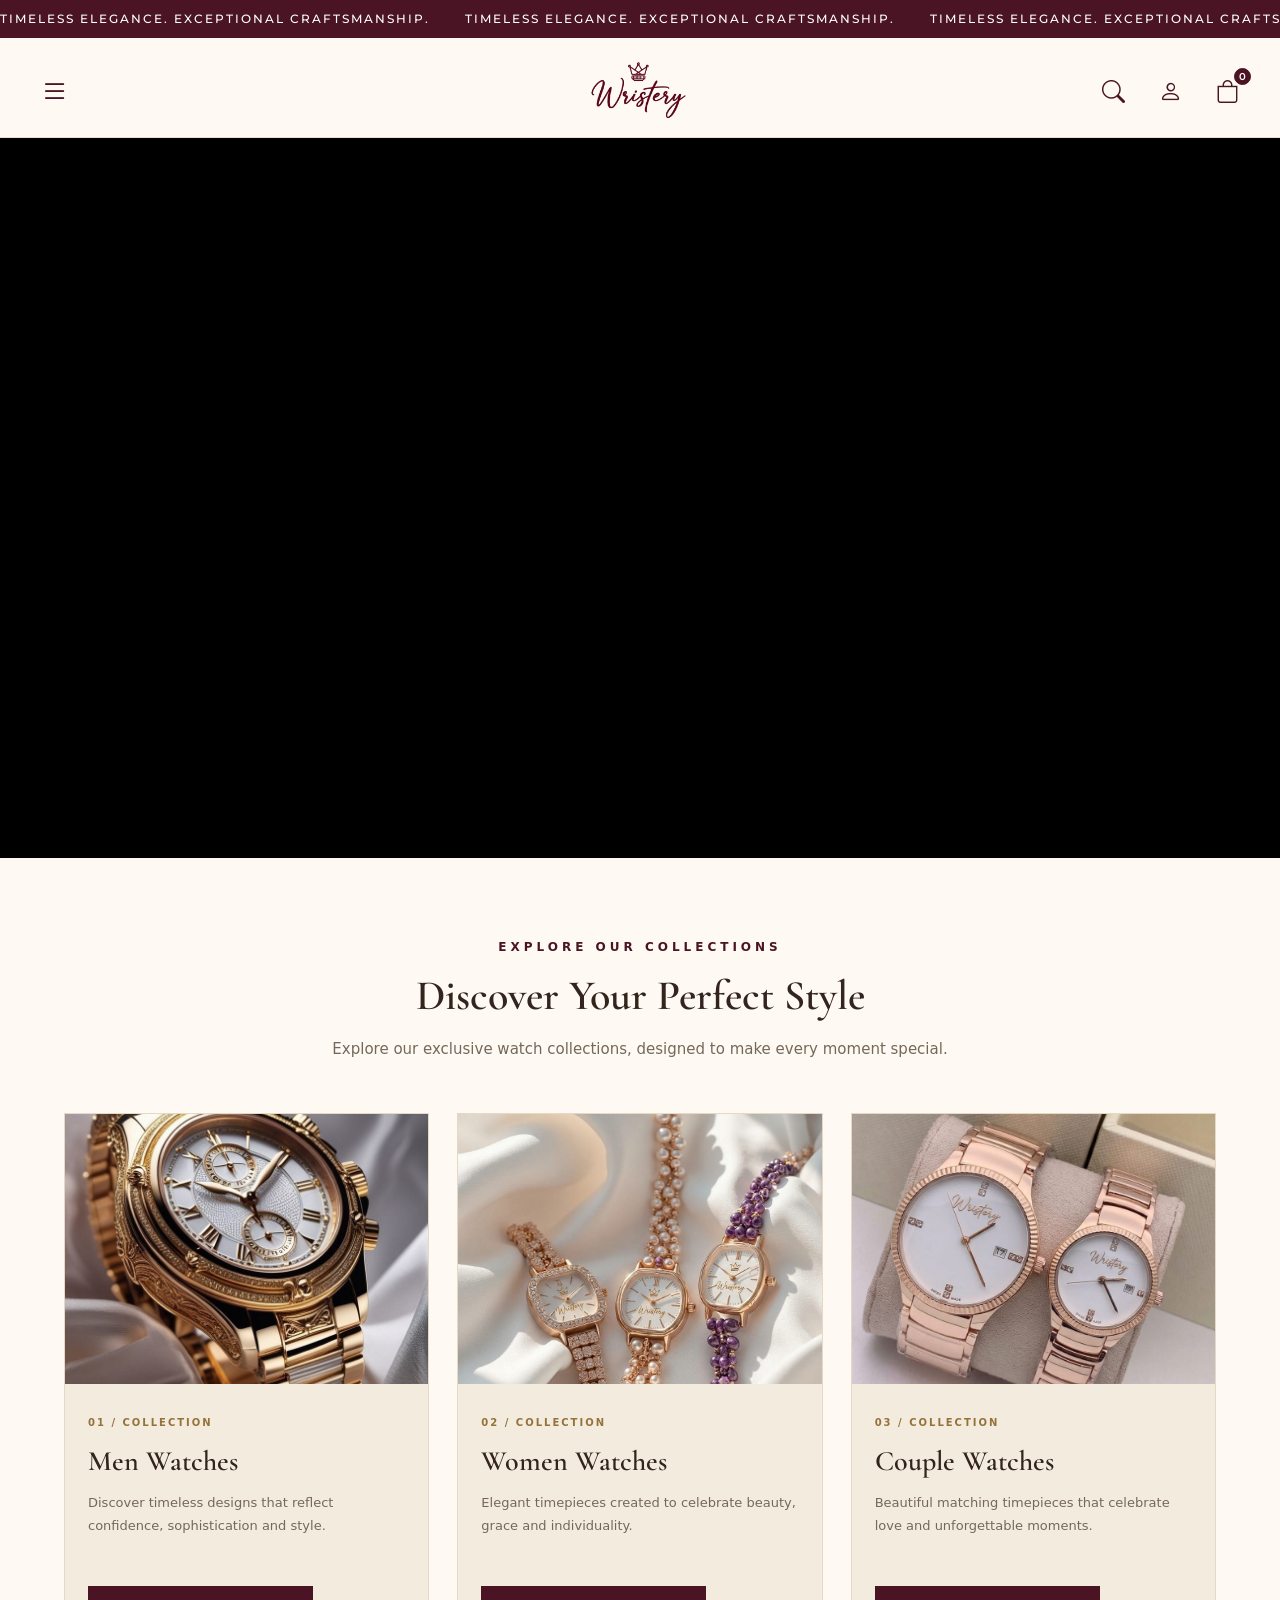
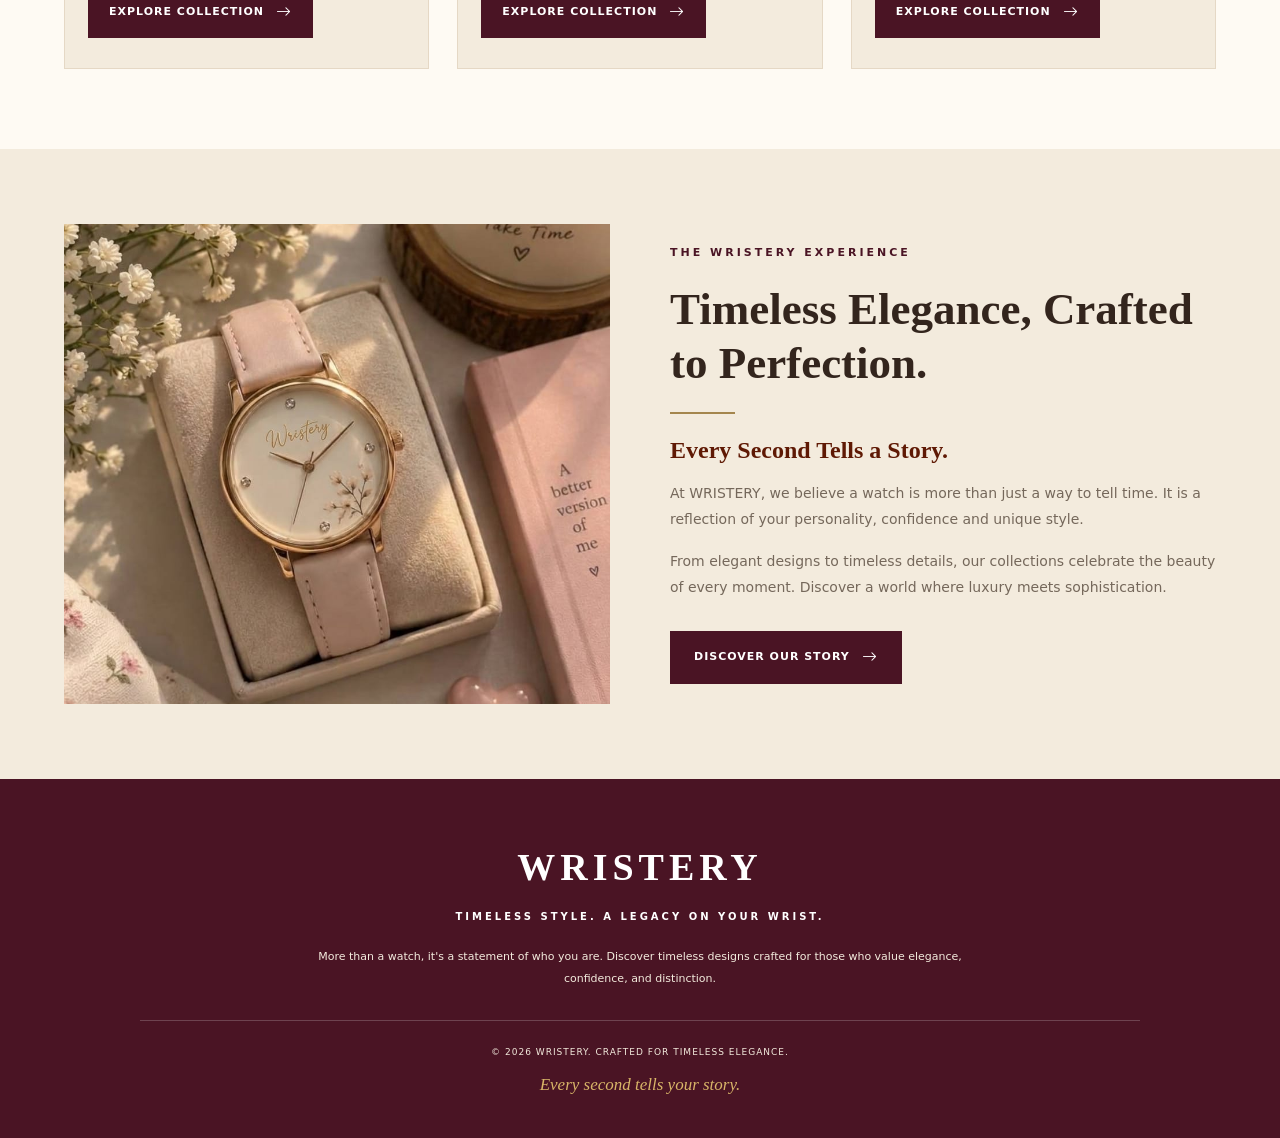
<file: Wristery Websites E project/HTML/Index.html>
<!DOCTYPE html>
<html lang="en">

<head>
    <meta charset="UTF-8">
    <meta name="viewport" content="width=device-width, initial-scale=1.0">

    <title>WRISTERY | Luxury Watches</title>

    <!-- Google Fonts -->
    <link href="https://fonts.googleapis.com/css2?family=Cormorant+Garamond:wght@400;600;700&family=Montserrat:wght@400;500;600&display=swap"
        rel="stylesheet">

    <!-- Bootstrap CSS -->
    <link href="https://cdn.jsdelivr.net/npm/bootstrap@5.3.3/dist/css/bootstrap.min.css"
        rel="stylesheet">

    <!-- Bootstrap Icons -->
    <link rel="stylesheet"
        href="https://cdn.jsdelivr.net/npm/bootstrap-icons@1.11.3/font/bootstrap-icons.min.css">

    <!-- Custom CSS -->
    <link rel="stylesheet" href="../CSS/Index.css">
</head>

<body>
<div class="announcement-bar">

    <div class="announcement-track">

        <div class="announcement-group">
            <span>TIMELESS ELEGANCE. EXCEPTIONAL CRAFTSMANSHIP.</span>
            <span>TIMELESS ELEGANCE. EXCEPTIONAL CRAFTSMANSHIP.</span>
        </div>

        <div class="announcement-group" aria-hidden="true">
            <span>TIMELESS ELEGANCE. EXCEPTIONAL CRAFTSMANSHIP.</span>
            <span>TIMELESS ELEGANCE. EXCEPTIONAL CRAFTSMANSHIP.</span>
        </div>
        <div class="announcement-group">
            <span>TIMELESS ELEGANCE. EXCEPTIONAL CRAFTSMANSHIP.</span>
            <span>TIMELESS ELEGANCE. EXCEPTIONAL CRAFTSMANSHIP.</span>
        </div>

        <div class="announcement-group" aria-hidden="true">
            <span>TIMELESS ELEGANCE. EXCEPTIONAL CRAFTSMANSHIP.</span>
            <span>TIMELESS ELEGANCE. EXCEPTIONAL CRAFTSMANSHIP.</span>
        </div>
        <div class="announcement-group">
            <span>TIMELESS ELEGANCE. EXCEPTIONAL CRAFTSMANSHIP.</span>
            <span>TIMELESS ELEGANCE. EXCEPTIONAL CRAFTSMANSHIP.</span>
        </div>
    </div>

</div>

    <!-- HEADER START -->
    <header class="wristery-header">

        <div class="header-container">

            <!-- Hamburger Menu -->
            <div class="header-left">
                <button class="menu-button"
                    type="button"
                    data-bs-toggle="offcanvas"
                    data-bs-target="#wristeryMenu"
                    aria-controls="wristeryMenu"
                    aria-label="Open navigation menu">

                    <i class="bi bi-list"></i>
                </button>
            </div>

            <!-- Logo -->
            <a href="" class="wristery-logo">
                <img src="../Image/Logo.png"
                    alt="WRISTERY Luxury Watches Logo">
            </a>

            <!-- Header Icons -->
       
<!-- RIGHT: HEADER ICONS -->
<div class="header-icons">

    <!-- SEARCH ICON -->
    <button class="header-icon"
        type="button"
        id="searchButton"
        aria-label="Search"
        title="Search">

        <i class="bi bi-search"></i>
    </button>

    <!-- PERSON ICON: OPEN SIGNUP PAGE -->
    <a href="./signup.html"
        class="header-icon"
        aria-label="Sign Up"
        title="Sign Up">

        <i class="bi bi-person"></i>
    </a>

    <!-- SHOPPING BAG -->
  
<a href="./Cart.html" class="header-icon" aria-label="Shopping Bag" title="Shopping Bag">
    <i class="bi bi-bag"></i>
    <span class="cart-count">0</span>
</a>


</div>

        </div>
    </header>
    <!-- HEADER END -->
<!-- WRISTERY SEARCH PANEL -->
<div class="wristery-search-panel" id="searchPanel">

    <form id="searchForm" class="search-form">

        <input
            type="search"
            id="searchInput"
            placeholder="Search watches, collections..."
            autocomplete="off"
            aria-label="Search WRISTERY">

        <button type="submit" aria-label="Submit Search">
            <i class="bi bi-search"></i>
        </button>

        <button type="button" id="closeSearch" aria-label="Close Search">
            <i class="bi bi-x-lg"></i>
        </button>

    </form>

    <div class="search-results" id="searchResults"></div>

</div>

    <!-- SIDEBAR MENU START -->
    <div class="offcanvas offcanvas-start wristery-menu"
        tabindex="-1"
        id="wristeryMenu"
        aria-labelledby="wristeryMenuLabel">

        <div class="offcanvas-header">

            <h5 class="offcanvas-title" id="wristeryMenuLabel">
                WRISTERY
            </h5>

            <button type="button"
                class="btn-close"
                data-bs-dismiss="offcanvas"
                aria-label="Close menu">
            </button>

        </div>

        <div class="offcanvas-body">

            <p class="menu-subtitle"><b>DISCOVER OUR WORLD</b></p>

            <nav class="menu-links" aria-label="Main navigation">

                <a href="index.html">
                    <i class="bi bi-house"></i>
                    <span>Home</span>
                </a>

                <a href="about.html">
                    <i class="bi bi-info-circle"></i>
                    <span>About</span>
                </a>

                <!-- Categories Dropdown -->
             
<div class="category-menu">

    <button class="category-toggle"
        type="button"
        data-bs-toggle="collapse"
        data-bs-target="#watchCategories"
        aria-expanded="false"
        aria-controls="watchCategories">

        <span class="category-label">
            <i class="bi bi-watch"></i>
            <span>Categories</span>
        </span>

        <i class="bi bi-chevron-down category-arrow"></i>
    </button>

    <div class="collapse" id="watchCategories">

        <div class="subcategory-links">

            <a href="./Menwatches.html"><b>Men Watches</b></a>

            <a href="Womanwatches.html"><b>Women Watches</b></a>

            <a href="./Couplewatches.html"><b>Couple Watches</b></a>

        </div>
    </div>
</div>


                <a href="./Gallery.html">
                    <i class="bi bi-images"></i>
                    <span>Gallery</span>
                </a>

                <a href="Store Locator.html">
                    <i class="bi bi-geo-alt"></i>
                    <span>Store Locator</span>
                </a>

                <a href="support.html">
                    <i class="bi bi-headset"></i>
                    <span>Support</span>
                </a>

                <a href="Contact.html">
                    <i class="bi bi-envelope"></i>
                    <span>Contact Us</span>
                </a>

            </nav>
        </div>
    </div>
    <!-- SIDEBAR MENU END -->

    <aside class="offcanvas offcanvas-end shopping-bag" tabindex="-1"
        id="shoppingBag" aria-labelledby="shoppingBagTitle">
        <div class="offcanvas-header">
            <h2 class="offcanvas-title" id="shoppingBagTitle">Your Bag</h2>
            <button type="button" class="btn-close" data-bs-dismiss="offcanvas" aria-label="Close shopping bag"></button>
        </div>
        <div class="offcanvas-body">
            <section class="shopping-bag-view" id="shoppingBagView">
                <div class="shopping-bag-items" id="shoppingBagItems" aria-live="polite"></div>
                <div class="shopping-bag-summary">
                    <div class="shopping-bag-subtotal"><span>Subtotal</span><strong id="shoppingBagSubtotal">PKR 0</strong></div>
                    <p>Shipping and taxes calculated at checkout.</p>
                    <button class="checkout-button" id="proceedToCheckout" type="button" disabled>Proceed to checkout</button>
                </div>
            </section>
            <section class="checkout-view" id="checkoutView" hidden>
                <button class="checkout-back" id="backToBag" type="button"><i class="bi bi-arrow-left" aria-hidden="true"></i> Back to bag</button>
                <form id="orderForm">
                    <h3>Order details</h3>
                    <label for="customerName">Full name</label>
                    <input id="customerName" name="customerName" autocomplete="name" required>
                    <label for="customerPhone">Phone number</label>
                    <input id="customerPhone" name="customerPhone" type="tel" autocomplete="tel" required>
                    <label for="customerEmail">Email address</label>
                    <input id="customerEmail" name="customerEmail" type="email" autocomplete="email" required>
                    <label for="deliveryAddress">Delivery address</label>
                    <textarea id="deliveryAddress" name="deliveryAddress" autocomplete="street-address" rows="3" required></textarea>
                    <div class="checkout-review">
                        <h4>Order total</h4>
                        <div id="checkoutOrderLines"></div>
                        <div class="shopping-bag-subtotal"><span>Total</span><strong id="checkoutTotal">PKR 0</strong></div>
                    </div>
                    <button class="checkout-button" type="submit">Confirm order</button>
                </form>
            </section>
            <section class="order-confirmation" id="orderConfirmation" aria-live="polite" hidden>
                <i class="bi bi-check-circle" aria-hidden="true"></i>
                <h3>Order confirmed</h3>
                <p id="orderConfirmationMessage"></p>
                <button class="checkout-button" type="button" data-bs-dismiss="offcanvas">Continue shopping</button>
            </section>
        </div>
    </aside>
 
<div class="watch-video-container">
    <video class="watch-video" autoplay muted loop playsinline>
        <source src="../Video/Home video.mp4" type="video/mp4">
        Your browser does not support the video tag.
    </video>
</div>


<!-- =====================================
     WRISTERY COLLECTION SECTION
===================================== -->

<section class="wristery-collections" id="Collections">

    <div class="collection-heading">

        <span>EXPLORE OUR COLLECTIONS</span>

        <h2>Discover Your Perfect Style</h2>

        <p>
            Explore our exclusive watch collections,
            designed to make every moment special.
        </p>

    </div>


    <!-- THREE COLLECTION CARDS -->
    <div class="collection-container">

        <!-- MEN CARD -->
        <div class="collection-card">

            <div class="collection-image">

                <img src="../Image/Product pic 01.jpeg"
                    alt="Men Luxury Watches">

            </div>

            <div class="collection-card-content">

                <span>01 / COLLECTION</span>

                <h3>Men Watches</h3>

                <p>
                    Discover timeless designs that reflect
                    confidence, sophistication and style.
                </p>

              <a href="Menwatches.html" class="story-button">
    EXPLORE COLLECTION
    <i class="bi bi-arrow-right"></i>
</a>
            </div>

        </div>


        <!-- WOMEN CARD -->
        <div class="collection-card">

            <div class="collection-image">

                <img src="../Image/home woman.jpeg"
                    alt="Women Luxury Watches">

            </div>

            <div class="collection-card-content">

                <span>02 / COLLECTION</span>

                <h3>Women Watches</h3>

                <p>
                    Elegant timepieces created to celebrate
                    beauty, grace and individuality.
                </p>

                <a href="Womanwatches.html" class="story-button">
    EXPLORE COLLECTION
    <i class="bi bi-arrow-right"></i>
</a>
            </div>

        </div>


        <!-- COUPLE CARD -->
        <div class="collection-card">

            <div class="collection-image">

                <img src="../Image/couple 05.jpeg"
                    alt="Couple Luxury Watches">

            </div>

            <div class="collection-card-content">

                <span>03 / COLLECTION</span>

                <h3>Couple Watches</h3>

                <p>
                    Beautiful matching timepieces that
                    celebrate love and unforgettable moments.
                </p>

               <a href="Couplewatches.html" class="story-button">
    EXPLORE COLLECTION
    <i class="bi bi-arrow-right"></i>
</a>

            </div>

        </div>

    </div>

</section>


<!-- =====================================
     WRISTERY BRAND STORY SECTION
===================================== -->

<section class="wristery-story">

    <div class="story-container">

        <!-- STORY IMAGE -->
        <div class="story-image">

            <img src="../Image/woman 08.jpeg"
                alt="WRISTERY Luxury Watch">

        </div>


        <!-- STORY CONTENT -->
        <div class="story-content">

            <span class="story-subtitle">
                THE WRISTERY EXPERIENCE
            </span>

            <h2>
                Timeless Elegance,
                Crafted to Perfection.
            </h2>

            <div class="story-line"></div>

            <h4>Every Second Tells a Story.</h4>

            <p>
                At WRISTERY, we believe a watch is more than
                just a way to tell time. It is a reflection
                of your personality, confidence and unique style.
            </p>

            <p>
                From elegant designs to timeless details,
                our collections celebrate the beauty of
                every moment. Discover a world where
                luxury meets sophistication.
            </p>

            <a href="about.html" class="story-button">
                DISCOVER OUR STORY
                <i class="bi bi-arrow-right"></i>
            </a>

        </div>

    </div>

</section>
 <!-- =====================================
         WRISTERY FOOTER
    ====================================== -->

    <footer class="wristery-footer">

        <div class="footer-content">

            <a href="" class="footer-logo">
                WRISTERY
            </a>


            <p class="footer-tagline">
                TIMELESS STYLE. A LEGACY ON YOUR WRIST.
            </p>


            <p class="footer-description">

                More than a watch, it's a statement of who you are.
                Discover timeless designs crafted for those who value
                elegance, confidence, and distinction.
            </p>
            <div class="footer-divider"></div>


            <p class="copyright">

                &copy; <span id="year"></span> WRISTERY.
                CRAFTED FOR TIMELESS ELEGANCE.
            </p>
            <p class="footer-note">
                Every second tells your story.
            </p>
        </div>
    </footer>
 
 
<!-- BOOTSTRAP JAVASCRIPT -->
<script src="https://cdn.jsdelivr.net/npm/bootstrap@5.3.3/dist/js/bootstrap.bundle.min.js"></script>

<!-- INDEX JAVASCRIPT: SIRF EK BAAR -->
<!-- <script src="../JS/Index.js"></script> -->

<!-- SLIDESHOW JAVASCRIPT -->
<script>
   
/* =====================================
   WRISTERY SEARCH FUNCTIONALITY
===================================== */

document.addEventListener("DOMContentLoaded", function () {

    const searchButton = document.getElementById("searchButton");
    const searchPanel = document.getElementById("searchPanel");
    const searchInput = document.getElementById("searchInput");
    const searchForm = document.getElementById("searchForm");
    const searchResults = document.getElementById("searchResults");
    const closeSearch = document.getElementById("closeSearch");

    // CHECK SEARCH ELEMENTS
    if (!searchButton || !searchPanel || !searchInput ||
        !searchForm || !searchResults || !closeSearch) {
        console.error("WRISTERY Search elements not found!");
        return;
    }

    // WEBSITE PAGES
    const pages = [
        { name: "Men Watches", keywords: ["men", "man", "mens"], url: "Menwatches.html" },
        { name: "Women Watches", keywords: ["women", "woman", "ladies"], url: "Womanwatches.html" },
        { name: "Couple Watches", keywords: ["couple", "matching"], url: "Couplewatches.html" },
        { name: "Home", keywords: ["home", "homepage"], url: "index.html" },
        { name: "About Us", keywords: ["about", "story"], url: "about.html" },
        { name: "Gallery", keywords: ["gallery", "photos"], url: "gallery.html" },
        { name: "Store Locator", keywords: ["store", "location"], url: "Store Locator.html" },
        { name: "Support", keywords: ["support", "help"], url: "support.html" },
        { name: "Contact Us", keywords: ["contact"], url: "Contact.html" }
    ];

    // OPEN SEARCH PANEL
    searchButton.addEventListener("click", function () {

        const isOpen = searchPanel.style.display === "block";

        searchPanel.style.display = isOpen ? "none" : "block";

        if (!isOpen) {
            searchInput.focus();
        } else {
            searchInput.value = "";
            searchResults.innerHTML = "";
        }

    });

    // CLOSE SEARCH PANEL
    closeSearch.addEventListener("click", function () {

        searchPanel.style.display = "none";
        searchInput.value = "";
        searchResults.innerHTML = "";

    });

    // SEARCH FUNCTION
    function searchPages(value) {

        const query = value.toLowerCase().trim();

        searchResults.innerHTML = "";

        if (query === "") {
            return [];
        }

        const results = pages.filter(function (page) {

            return page.name.toLowerCase().includes(query) ||
                page.keywords.some(function (keyword) {
                    return keyword.includes(query);
                });

        });

        if (results.length > 0) {

            results.forEach(function (page) {

                const link = document.createElement("a");

                link.href = page.url;
                link.textContent = page.name;

                searchResults.appendChild(link);

            });

        } else {

            const message = document.createElement("p");
            message.textContent = "No results found. Please try another search.";

            searchResults.appendChild(message);

        }

        return results;
    }

    // SHOW RESULTS WHILE TYPING
    searchInput.addEventListener("input", function () {
        searchPages(searchInput.value);
    });

    // SEARCH FORM SUBMIT
    searchForm.addEventListener("submit", function (event) {

        event.preventDefault();

        const results = searchPages(searchInput.value);

        if (results.length > 0) {
            window.location.href = results[0].url;
        }

    });

});
/* =====================================
   SIDEBAR VIDEO ADJUSTMENT
===================================== */

const wristeryMenu = document.getElementById("wristeryMenu");

if (wristeryMenu) {

    wristeryMenu.addEventListener("show.bs.offcanvas", function () {
        document.body.classList.add("menu-open");
    });

    wristeryMenu.addEventListener("hidden.bs.offcanvas", function () {
        document.body.classList.remove("menu-open");
    });

}

document.getElementById("year").textContent =
    new Date().getFullYear();
</script>

<script>
document.addEventListener("DOMContentLoaded", function () {
    const cartItems = document.getElementById("shoppingBagItems");
    const cartSubtotal = document.getElementById("shoppingBagSubtotal");
    const checkoutButton = document.getElementById("proceedToCheckout");
    const shoppingBagView = document.getElementById("shoppingBagView");
    const checkoutView = document.getElementById("checkoutView");
    const checkoutLines = document.getElementById("checkoutOrderLines");
    const checkoutTotal = document.getElementById("checkoutTotal");
    const orderForm = document.getElementById("orderForm");
    const orderConfirmation = document.getElementById("orderConfirmation");

    function loadCart() {
        try {
            const storedCart = JSON.parse(localStorage.getItem("wristeryCart")) || [];
            return Array.isArray(storedCart) ? storedCart : [];
        } catch (error) {
            return [];
        }
    }

    let cart = loadCart();

    function getItemPrice(item) {
        if (typeof item.price === "number") return item.price;
        const priceText = String(item.price || "").replace(/,/g, "");
        const match = priceText.match(/\d+(?:\.\d+)?/);
        const parsedPrice = Number(match && match[0]);
        return Number.isFinite(parsedPrice) ? parsedPrice : 0;
    }

    function formatCurrency(amount) {
        return "PKR " + Math.round(amount).toLocaleString("en-PK", {
            useGrouping: false
        });
    }

    function getCartTotal() {
        return cart.reduce(function (total, item) {
            return total + getItemPrice(item) * (Number(item.quantity) || 0);
        }, 0);
    }

    function renderCheckoutReview() {
        checkoutLines.replaceChildren();
        cart.forEach(function (item) {
            const quantity = Number(item.quantity) || 0;
            const line = document.createElement("p");
            line.textContent = (item.name || "Watch") + " × " + quantity + "  " +
                formatCurrency(getItemPrice(item) * quantity);
            checkoutLines.appendChild(line);
        });
        checkoutTotal.textContent = formatCurrency(getCartTotal());
    }

    function renderCart() {
        const totalItems = cart.reduce(function (total, item) {
            return total + (Number(item.quantity) || 0);
        }, 0);
        document.querySelectorAll(".cart-count").forEach(function (badge) {
            badge.textContent = totalItems;
        });

        cartItems.replaceChildren();
        if (cart.length === 0) {
            const emptyMessage = document.createElement("p");
            emptyMessage.className = "shopping-bag-empty";
            emptyMessage.textContent = "Your bag is empty.";
            cartItems.appendChild(emptyMessage);
        }

        cart.forEach(function (item, index) {
            const quantity = Number(item.quantity) || 0;
            const priceValue = getItemPrice(item);
            const lineTotal = priceValue * quantity;
            const row = document.createElement("article");
            row.className = "shopping-bag-item";

            const image = document.createElement("img");
            image.src = item.image || "";
            image.alt = item.name || "Watch";

            const details = document.createElement("div");
            details.className = "shopping-bag-item-details";
            const name = document.createElement("h3");
            name.textContent = item.name || "Watch";
            const unitPrice = document.createElement("p");
            unitPrice.textContent = formatCurrency(priceValue) + " each";
            const lineCalculation = document.createElement("p");
            lineCalculation.className = "shopping-bag-line-total";
            lineCalculation.textContent = formatCurrency(priceValue) + " × " + quantity +
                " = " + formatCurrency(lineTotal);

            const controls = document.createElement("div");
            controls.className = "shopping-bag-quantity";
            const decrease = document.createElement("button");
            decrease.type = "button";
            decrease.textContent = "−";
            decrease.setAttribute("aria-label", "Decrease quantity of " + name.textContent);
            decrease.addEventListener("click", function () {
                if (quantity <= 1) cart.splice(index, 1);
                else cart[index].quantity = quantity - 1;
                saveCart();
            });

            const quantityLabel = document.createElement("span");
            quantityLabel.textContent = quantity;
            const increase = document.createElement("button");
            increase.type = "button";
            increase.textContent = "+";
            increase.setAttribute("aria-label", "Increase quantity of " + name.textContent);
            increase.addEventListener("click", function () {
                cart[index].quantity = quantity + 1;
                saveCart();
            });

            const remove = document.createElement("button");
            remove.type = "button";
            remove.className = "shopping-bag-remove";
            remove.textContent = "Remove";
            remove.addEventListener("click", function () {
                cart.splice(index, 1);
                saveCart();
            });

            controls.append(decrease, quantityLabel, increase, remove);
            details.append(name, unitPrice, lineCalculation, controls);
            row.append(image, details);
            cartItems.appendChild(row);
        });

        cartSubtotal.textContent = formatCurrency(getCartTotal());
        checkoutButton.disabled = cart.length === 0;
        renderCheckoutReview();
    }

    function saveCart() {
        localStorage.setItem("wristeryCart", JSON.stringify(cart));
        renderCart();
    }

    checkoutButton.addEventListener("click", function () {
        if (cart.length === 0) return;
        shoppingBagView.hidden = true;
        checkoutView.hidden = false;
        orderConfirmation.hidden = true;
        renderCheckoutReview();
        document.getElementById("customerName").focus();
    });

    document.getElementById("backToBag").addEventListener("click", function () {
        checkoutView.hidden = true;
        shoppingBagView.hidden = false;
    });

    orderForm.addEventListener("submit", function (event) {
        event.preventDefault();
        if (!orderForm.reportValidity() || cart.length === 0) return;

        const orderNumber = "WR-" + Date.now().toString().slice(-8);
        const customerName = document.getElementById("customerName").value.trim();
        const total = getCartTotal();
        localStorage.setItem("wristeryLastOrder", JSON.stringify({
            orderNumber: orderNumber,
            customerName: customerName,
            customerPhone: document.getElementById("customerPhone").value.trim(),
            customerEmail: document.getElementById("customerEmail").value.trim(),
            deliveryAddress: document.getElementById("deliveryAddress").value.trim(),
            items: cart,
            total: total,
            createdAt: new Date().toISOString()
        }));
        document.getElementById("orderConfirmationMessage").textContent =
            "Thank you, " + customerName + ". Order " + orderNumber +
            " is confirmed for " + formatCurrency(total) + ".";
        cart = [];
        saveCart();
        orderForm.reset();
        shoppingBagView.hidden = true;
        checkoutView.hidden = true;
        orderConfirmation.hidden = false;
    });

    document.getElementById("shoppingBag").addEventListener("hidden.bs.offcanvas", function () {
        shoppingBagView.hidden = false;
        checkoutView.hidden = true;
        orderConfirmation.hidden = true;
    });

    window.addEventListener("storage", function (event) {
        if (event.key === "wristeryCart") {
            cart = loadCart();
            renderCart();
        }
    });

    renderCart();
});
</script>
</body>
</html>
</file>
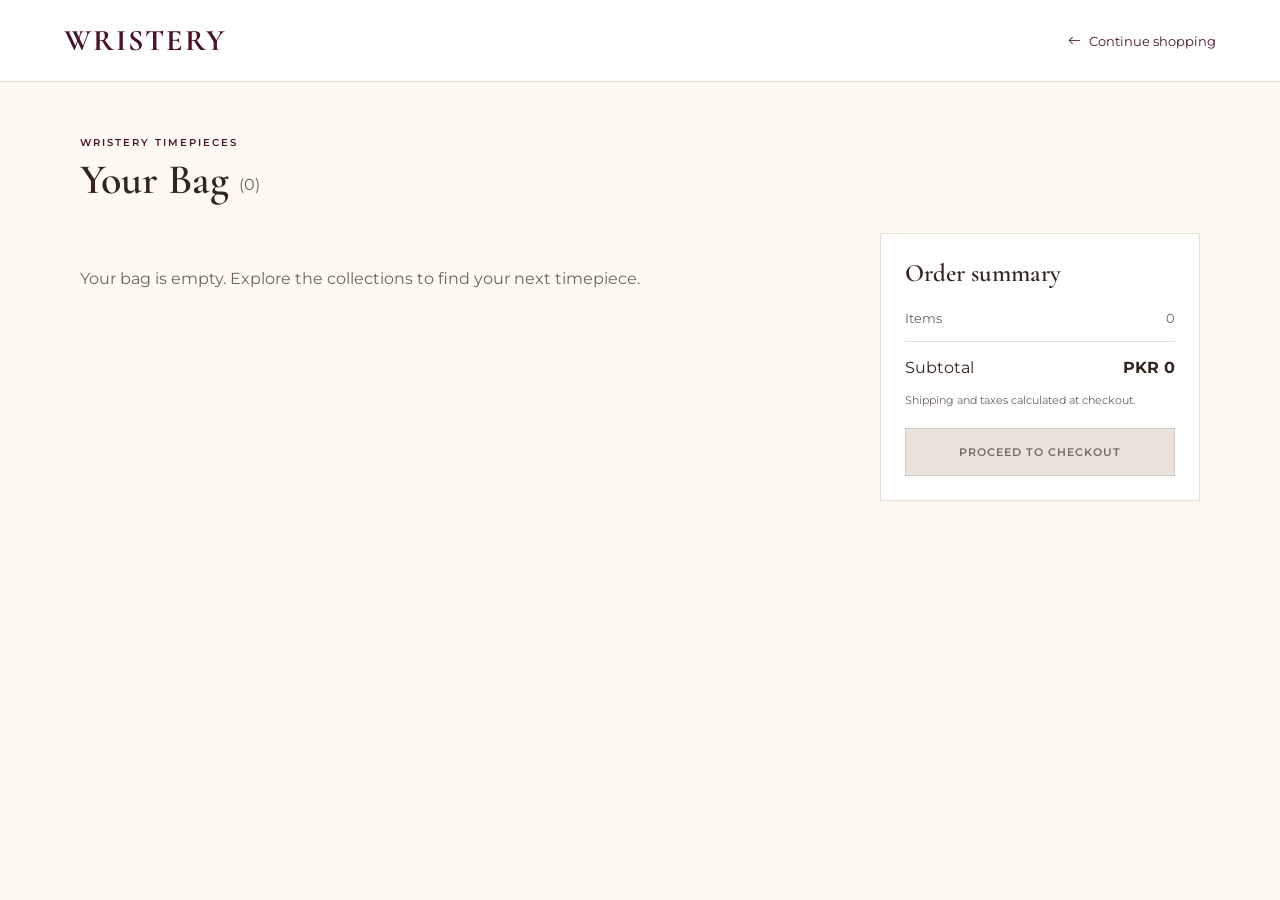
<file: Wristery Websites E project/HTML/Cart.html>
<!DOCTYPE html>
<html lang="en">
<head>
    <meta charset="UTF-8">
    <meta name="viewport" content="width=device-width, initial-scale=1.0">
    <title>Your Bag | WRISTERY</title>
    <link href="https://cdn.jsdelivr.net/npm/bootstrap-icons@1.11.3/font/bootstrap-icons.min.css" rel="stylesheet">
    <link href="https://fonts.googleapis.com/css2?family=Cormorant+Garamond:wght@400;500;600;700&family=Montserrat:wght@400;500;600&display=swap" rel="stylesheet">
    <link rel="stylesheet" href="../CSS/Cart.css">
</head>
<body>
    <header class="cart-header">
        <a class="brand" href="./Index.html" aria-label="WRISTERY home">WRISTERY</a>
        <a class="cart-home-link" href="./Index.html"><i class="bi bi-arrow-left" aria-hidden="true"></i> Continue shopping</a>
    </header>

    <main class="cart-page">
        <div class="cart-heading">
            <p class="eyebrow">WRISTERY TIMEPIECES</p>
            <h1>Your Bag <span id="cartItemCount">(0)</span></h1>
        </div>

        <section class="cart-layout" id="cartView" aria-label="Shopping cart">
            <div class="cart-items" id="cartItems" aria-live="polite"></div>
            <aside class="cart-summary" aria-label="Cart summary">
                <h2>Order summary</h2>
                <div class="summary-line"><span>Items</span><span id="summaryItemCount">0</span></div>
                <div class="summary-line summary-total"><span>Subtotal</span><strong id="cartSubtotal">PKR 0</strong></div>
                <p>Shipping and taxes calculated at checkout.</p>
                <button class="primary-button" id="proceedToCheckout" type="button" disabled>Proceed to checkout</button>
            </aside>
        </section>

        <section class="checkout-panel" id="checkoutView" hidden>
            <button class="back-button" id="backToCart" type="button"><i class="bi bi-arrow-left" aria-hidden="true"></i> Back to bag</button>
            <div class="checkout-layout">
                <form class="order-form" id="orderForm">
                    <p class="eyebrow">DELIVERY DETAILS</p>
                    <h2>Confirm your order</h2>

                    <label for="customerName">Full name</label>
                    <input id="customerName" name="customerName" autocomplete="name" required>

                    <label for="customerPhone">Phone number</label>
                    <input id="customerPhone" name="customerPhone" type="tel" autocomplete="tel" required>

                    <label for="customerEmail">Email address</label>
                    <input id="customerEmail" name="customerEmail" type="email" autocomplete="email" required>

                    <label for="deliveryAddress">Delivery address</label>
                    <textarea id="deliveryAddress" name="deliveryAddress" autocomplete="street-address" rows="4" required></textarea>

                    <button class="primary-button" type="submit">Confirm order</button>
                </form>

                <aside class="checkout-summary" aria-label="Order review">
                    <h2>Order review</h2>
                    <div id="checkoutOrderLines"></div>
                    <div class="summary-line summary-total"><span>Total</span><strong id="checkoutTotal">PKR 0</strong></div>
                    <p>Shipping and taxes calculated at checkout.</p>
                </aside>
            </div>
        </section>

        <section class="order-confirmation" id="orderConfirmation" aria-live="polite" hidden>
            <i class="bi bi-check-circle" aria-hidden="true"></i>
            <p class="eyebrow">THANK YOU</p>
            <h2>Order confirmed</h2>
            <p id="orderConfirmationMessage"></p>
            <a class="primary-button button-link" href="./Index.html">Continue shopping</a>
        </section>
    </main>

    <script>
    document.addEventListener("DOMContentLoaded", function () {
        const cartItems = document.getElementById("cartItems");
        const cartView = document.getElementById("cartView");
        const checkoutView = document.getElementById("checkoutView");
        const cartSubtotal = document.getElementById("cartSubtotal");
        const cartItemCount = document.getElementById("cartItemCount");
        const summaryItemCount = document.getElementById("summaryItemCount");
        const checkoutButton = document.getElementById("proceedToCheckout");
        const checkoutLines = document.getElementById("checkoutOrderLines");
        const checkoutTotal = document.getElementById("checkoutTotal");
        const orderConfirmation = document.getElementById("orderConfirmation");
        const orderForm = document.getElementById("orderForm");

        function loadCart() {
            try {
                const storedCart = JSON.parse(localStorage.getItem("wristeryCart")) || [];
                return Array.isArray(storedCart) ? storedCart : [];
            } catch (error) {
                return [];
            }
        }

        let cart = loadCart();
        const knownPrices = new Map([
            ["Classic Gold Watch", 15000],
            ["Black Luxury Watch", 18000],
            ["Silver Classic Watch", 20000],
            ["Luxury Gold Watch", 15000],
            ["Black Premium Watch", 18000],
            ["Silver Premium Watch", 20000],
            ["Golden Classic Watch", 22000],
            ["Elora", 45000],
            ["Lagaila Muse Trio", 10000],
            ["Midnight", 50000],
            ["Aurora", 60000],
            ["Diamond", 70000],
            ["Octa", 90000]
        ]);

        function getItemPrice(item) {
            if (typeof item.price === "number" && item.price >= 1) return item.price;
            const priceMatch = String(item.price || "").replace(/,/g, "").match(/\d+(?:\.\d+)?/);
            const parsedPrice = Number(priceMatch && priceMatch[0]);
            if (Number.isFinite(parsedPrice) && parsedPrice >= 1) return parsedPrice;
            return knownPrices.get(item.name) || 0;
        }

        let cartWasNormalized = false;
        cart.forEach(function (item) {
            const price = getItemPrice(item);
            if (item.price !== price) {
                item.price = price;
                cartWasNormalized = true;
            }
        });
        if (cartWasNormalized) {
            localStorage.setItem("wristeryCart", JSON.stringify(cart));
        }

        function formatCurrency(amount) {
            return "PKR " + Math.round(amount).toLocaleString("en-PK", { useGrouping: false });
        }

        function getCartTotal() {
            return cart.reduce(function (total, item) {
                return total + getItemPrice(item) * (Number(item.quantity) || 0);
            }, 0);
        }

        function renderCheckoutReview() {
            checkoutLines.replaceChildren();
            cart.forEach(function (item) {
                const quantity = Number(item.quantity) || 0;
                const line = document.createElement("p");
                line.textContent = (item.name || "Watch") + " × " + quantity + "  " +
                    formatCurrency(getItemPrice(item) * quantity);
                checkoutLines.appendChild(line);
            });
            checkoutTotal.textContent = formatCurrency(getCartTotal());
        }

        function renderCart() {
            const quantityTotal = cart.reduce(function (total, item) {
                return total + (Number(item.quantity) || 0);
            }, 0);
            cartItemCount.textContent = "(" + quantityTotal + ")";
            summaryItemCount.textContent = quantityTotal;
            cartItems.replaceChildren();

            if (cart.length === 0) {
                const empty = document.createElement("p");
                empty.className = "empty-cart";
                empty.textContent = "Your bag is empty. Explore the collections to find your next timepiece.";
                cartItems.appendChild(empty);
            }

            cart.forEach(function (item, index) {
                const quantity = Number(item.quantity) || 0;
                const unitPrice = getItemPrice(item);
                const row = document.createElement("article");
                row.className = "cart-item";

                const image = document.createElement("img");
                image.src = item.image || "";
                image.alt = item.name || "Watch";

                const details = document.createElement("div");
                details.className = "cart-item-details";
                const name = document.createElement("h2");
                name.textContent = item.name || "Watch";
                const unit = document.createElement("p");
                unit.className = "unit-price";
                unit.textContent = formatCurrency(unitPrice) + " each";
                const calculation = document.createElement("p");
                calculation.className = "item-calculation";
                calculation.textContent = formatCurrency(unitPrice) + " × " + quantity +
                    " = " + formatCurrency(unitPrice * quantity);

                const actions = document.createElement("div");
                actions.className = "item-actions";
                const quantityControl = document.createElement("div");
                quantityControl.className = "quantity-control";
                const decrease = document.createElement("button");
                decrease.type = "button";
                decrease.textContent = "−";
                decrease.setAttribute("aria-label", "Decrease quantity of " + name.textContent);
                decrease.addEventListener("click", function () {
                    if (quantity <= 1) cart.splice(index, 1);
                    else cart[index].quantity = quantity - 1;
                    saveCart();
                });
                const quantityLabel = document.createElement("span");
                quantityLabel.textContent = quantity;
                const increase = document.createElement("button");
                increase.type = "button";
                increase.textContent = "+";
                increase.setAttribute("aria-label", "Increase quantity of " + name.textContent);
                increase.addEventListener("click", function () {
                    cart[index].quantity = quantity + 1;
                    saveCart();
                });
                quantityControl.append(decrease, quantityLabel, increase);

                const remove = document.createElement("button");
                remove.type = "button";
                remove.className = "remove-item";
                remove.textContent = "Remove";
                remove.addEventListener("click", function () {
                    cart.splice(index, 1);
                    saveCart();
                });

                actions.append(quantityControl, remove);
                details.append(name, unit, calculation, actions);
                row.append(image, details);
                cartItems.appendChild(row);
            });

            cartSubtotal.textContent = formatCurrency(getCartTotal());
            checkoutButton.disabled = cart.length === 0;
            renderCheckoutReview();
        }

        function saveCart() {
            localStorage.setItem("wristeryCart", JSON.stringify(cart));
            renderCart();
        }

        checkoutButton.addEventListener("click", function () {
            if (cart.length === 0) return;
            cartView.hidden = true;
            checkoutView.hidden = false;
            renderCheckoutReview();
            document.getElementById("customerName").focus();
        });

        document.getElementById("backToCart").addEventListener("click", function () {
            checkoutView.hidden = true;
            cartView.hidden = false;
        });

        orderForm.addEventListener("submit", function (event) {
            event.preventDefault();
            if (!orderForm.reportValidity() || cart.length === 0) return;

            const orderNumber = "WR-" + Date.now().toString().slice(-8);
            const customerName = document.getElementById("customerName").value.trim();
            const total = getCartTotal();
            localStorage.setItem("wristeryLastOrder", JSON.stringify({
                orderNumber: orderNumber,
                customerName: customerName,
                customerPhone: document.getElementById("customerPhone").value.trim(),
                customerEmail: document.getElementById("customerEmail").value.trim(),
                deliveryAddress: document.getElementById("deliveryAddress").value.trim(),
                items: cart,
                total: total,
                createdAt: new Date().toISOString()
            }));

            document.getElementById("orderConfirmationMessage").textContent =
                "Thank you, " + customerName + ". Order " + orderNumber +
                " is confirmed for " + formatCurrency(total) + ".";
            cart = [];
            localStorage.setItem("wristeryCart", JSON.stringify(cart));
            orderForm.reset();
            checkoutView.hidden = true;
            orderConfirmation.hidden = false;
            renderCart();
        });

        window.addEventListener("storage", function (event) {
            if (event.key === "wristeryCart") {
                cart = loadCart();
                renderCart();
            }
        });

        renderCart();
    });
    </script>
</body>
</html>
</file>
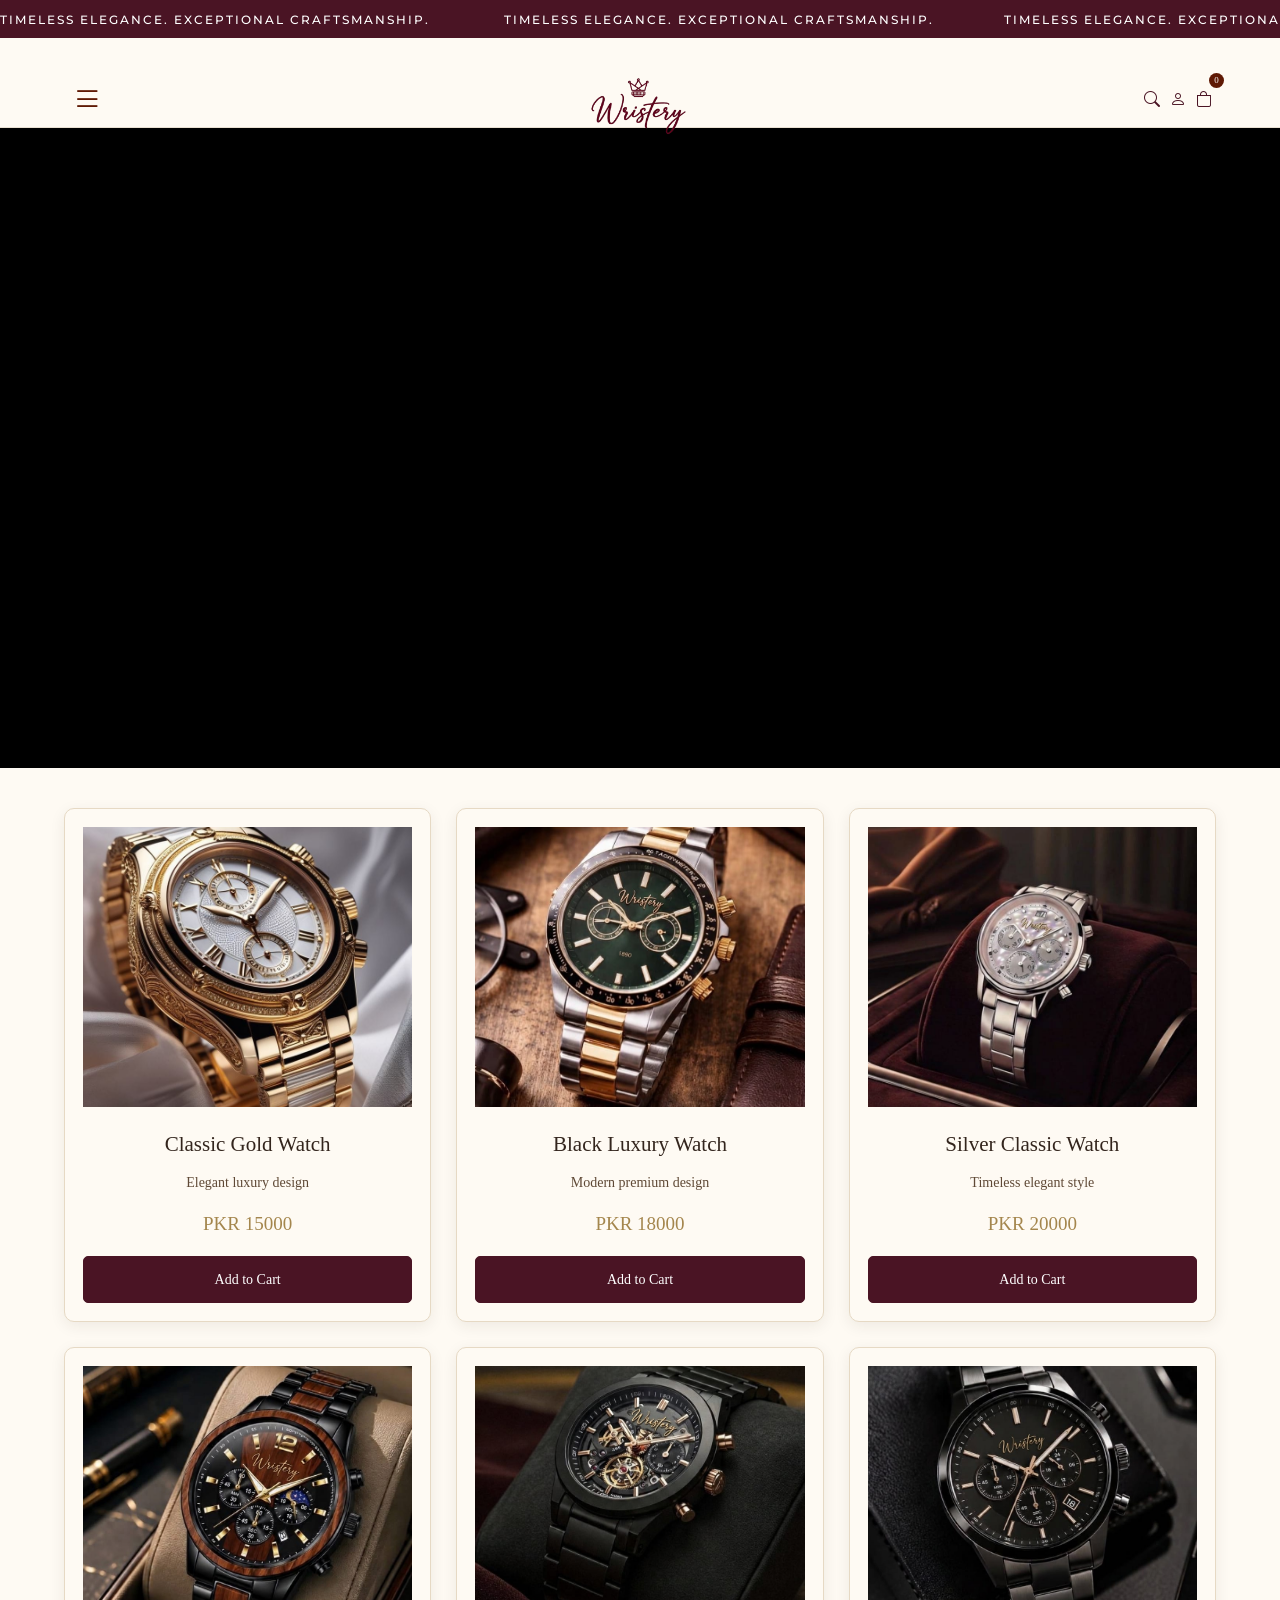
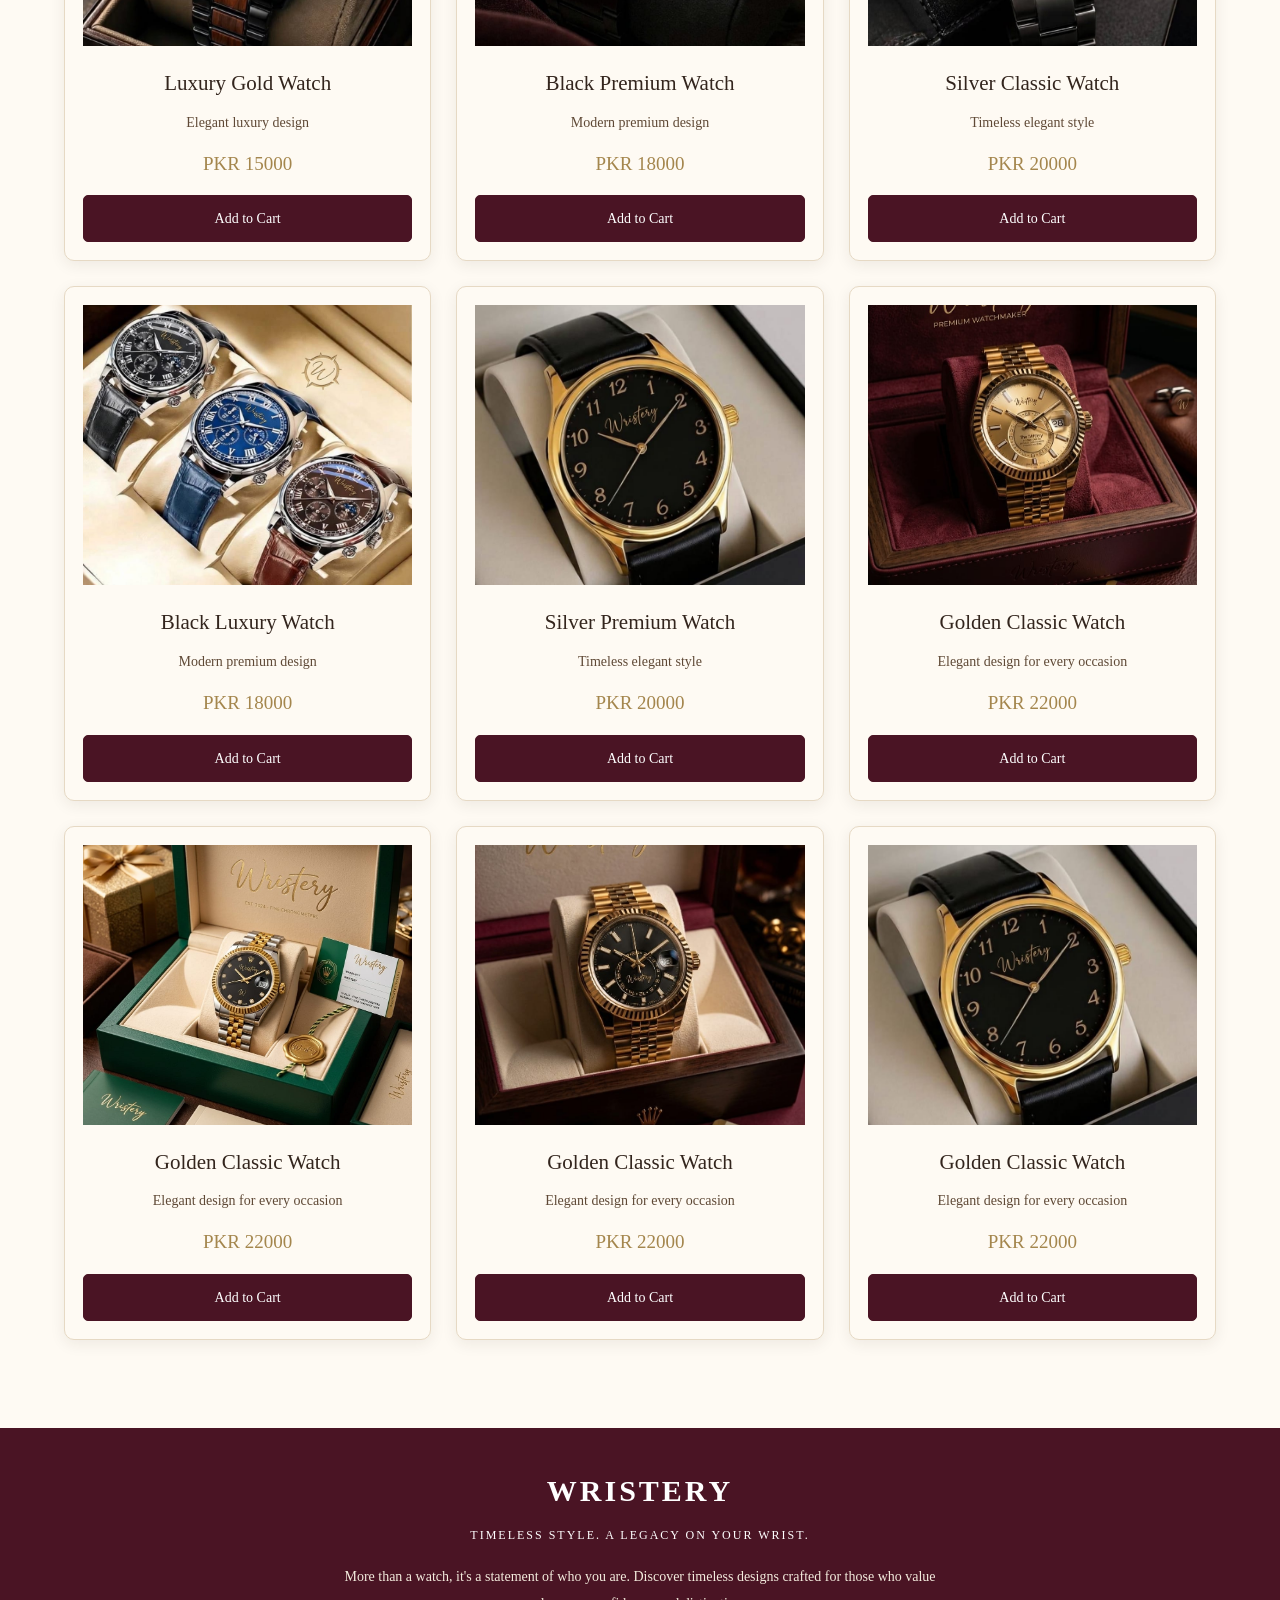
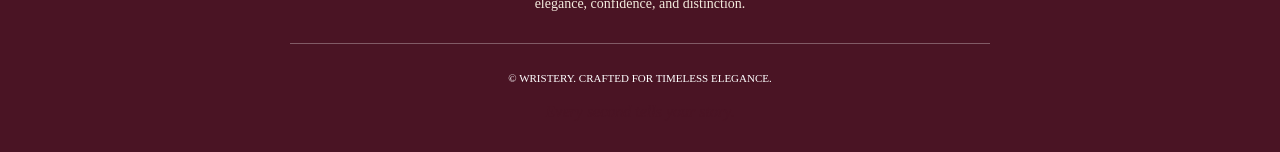
<file: Wristery Websites E project/HTML/Menwatches.html>
<!DOCTYPE html>
<html lang="en">

<head>
    <meta charset="UTF-8">
    <meta name="viewport" content="width=device-width, initial-scale=1.0">

    <title>Men's Watches | WRISTERY</title>

    <!-- Google Fonts -->
    <link
        href="https://fonts.googleapis.com/css2?family=Cormorant+Garamond:wght@400;600;700&family=Montserrat:wght@400;500;600&display=swap"
        rel="stylesheet">

    <!-- Bootstrap CSS -->
    <link href="https://cdn.jsdelivr.net/npm/bootstrap@5.3.3/dist/css/bootstrap.min.css" rel="stylesheet">

    <!-- Bootstrap Icons -->
    <link rel="stylesheet" href="https://cdn.jsdelivr.net/npm/bootstrap-icons@1.11.3/font/bootstrap-icons.min.css">

    <!-- Custom CSS -->
    <link rel="stylesheet" href="../CSS/Menwatches.css">

</head>

<body>
    <div class="announcement-bar">

        <div class="announcement-track">

            <div class="announcement-group">
                <span>TIMELESS ELEGANCE. EXCEPTIONAL CRAFTSMANSHIP.</span>
                <span>TIMELESS ELEGANCE. EXCEPTIONAL CRAFTSMANSHIP.</span>
            </div>

            <div class="announcement-group" aria-hidden="true">
                <span>TIMELESS ELEGANCE. EXCEPTIONAL CRAFTSMANSHIP.</span>
                <span>TIMELESS ELEGANCE. EXCEPTIONAL CRAFTSMANSHIP.</span>
            </div>
            <div class="announcement-group">
                <span>TIMELESS ELEGANCE. EXCEPTIONAL CRAFTSMANSHIP.</span>
                <span>TIMELESS ELEGANCE. EXCEPTIONAL CRAFTSMANSHIP.</span>
            </div>

            <div class="announcement-group" aria-hidden="true">
                <span>TIMELESS ELEGANCE. EXCEPTIONAL CRAFTSMANSHIP.</span>
                <span>TIMELESS ELEGANCE. EXCEPTIONAL CRAFTSMANSHIP.</span>
            </div>
            <div class="announcement-group">
                <span>TIMELESS ELEGANCE. EXCEPTIONAL CRAFTSMANSHIP.</span>
                <span>TIMELESS ELEGANCE. EXCEPTIONAL CRAFTSMANSHIP.</span>
            </div>
        </div>

    </div>
    <!-- HEADER START -->
    <header class="wristery-header">

        <div class="header-container">

            <!-- Hamburger Menu -->
            <div class="header-left">
                <button class="menu-button" type="button" data-bs-toggle="offcanvas" data-bs-target="#wristeryMenu"
                    aria-controls="wristeryMenu" aria-label="Open navigation menu">

                    <i class="bi bi-list"></i>
                </button>
            </div>

            <!-- Logo -->
            <a href="" class="wristery-logo">
                <img src="../Image/Logo.png" alt="WRISTERY Luxury Watches Logo">
            </a>

            <!-- Header Icons -->

            <!-- RIGHT: HEADER ICONS -->
            <div class="header-icons">

                <!-- SEARCH ICON -->
                <button class="header-icon" type="button" id="searchButton" aria-label="Search" title="Search">

                    <i class="bi bi-search"></i>
                </button>

                <!-- PERSON ICON: OPEN SIGNUP PAGE -->
                <a href="./signup.html" class="header-icon" aria-label="Sign Up" title="Sign Up">

                    <i class="bi bi-person"></i>
                </a>

                <!-- SHOPPING BAG -->
                <a href="./Cart.html" class="header-icon" aria-label="Shopping Bag" title="Shopping bag">
                    <i class="bi bi-bag"></i>
                    <span class="cart-count">0</span>
                </a>


            </div>

        </div>
    </header>
    <!-- HEADER END -->
    <!-- WRISTERY SEARCH PANEL -->
    <div class="wristery-search-panel" id="searchPanel">

        <form id="searchForm" class="search-form">

            <input type="search" id="searchInput" placeholder="Search watches, collections..." autocomplete="off"
                aria-label="Search WRISTERY">

            <button type="submit" aria-label="Submit Search">
                <i class="bi bi-search"></i>
            </button>

            <button type="button" id="closeSearch" aria-label="Close Search">
                <i class="bi bi-x-lg"></i>
            </button>

        </form>

        <div class="search-results" id="searchResults"></div>

    </div>

    <!-- SIDEBAR MENU START -->
    <div class="offcanvas offcanvas-start wristery-menu" tabindex="-1" id="wristeryMenu"
        aria-labelledby="wristeryMenuLabel">

        <div class="offcanvas-header">

            <h5 class="offcanvas-title" id="wristeryMenuLabel">
                WRISTERY
            </h5>

            <button type="button" class="btn-close" data-bs-dismiss="offcanvas" aria-label="Close menu">
            </button>

        </div>

        <!-- WRISTERY SIDEBAR BODY -->
        <div class="offcanvas-body">

            <p class="menu-subtitle">
                DISCOVER OUR WORLD
            </p>

            <nav class="menu-links" aria-label="Main navigation">
                <a href="index.html">
                    <i class="bi bi-house"></i>
                    <span>Home</span>
                </a>

                <a href="about.html">
                    <i class="bi bi-info-circle"></i>
                    <span>About</span>
                </a>

                <!-- Categories -->
                <div class="category-menu">

                    <button class="category-toggle" type="button" data-bs-toggle="collapse"
                        data-bs-target="#watchCategories" aria-expanded="false" aria-controls="watchCategories">

                        <span class="category-label">
                            <i class="bi bi-watch"></i>
                            <span>Categories</span>
                        </span>

                        <i class="bi bi-chevron-down category-arrow"></i>

                    </button>

                    <div class="collapse" id="watchCategories">

                        <div class="subcategory-links">

                            <a href="./Menwatches.html">
                                <b>Men Watches</b>
                            </a>

                            <a href="./Womanwatches.html">
                                <b>Women Watches</b>
                            </a>

                            <a href="./Couplewatches.html">
                                <b>Couple Watches</b>
                            </a>

                        </div>
                    </div>
                </div>

                <a href="./Gallery.html">
                    <i class="bi bi-images"></i>
                    <span>Gallery</span>
                </a>

                <a href="./Store Locator.html">
                    <i class="bi bi-geo-alt"></i>
                    <span>Store Locator</span>
                </a>

                <a href="./Support.html">
                    <i class="bi bi-headset"></i>
                    <span>Support</span>
                </a>

                <a href="./Contact.html">
                    <i class="bi bi-envelope"></i>
                    <span>Contact Us</span>
                </a>

            </nav>

            <!-- Sidebar Footer -->
            <!-- <div class="sidebar-footer">
                <p>TIMELESS STYLE. LASTING LEGACY.</p>
            </div> -->

        </div>
    </div>
    <!-- SIDEBAR MENU END -->

    <aside class="offcanvas offcanvas-end shopping-bag" tabindex="-1" id="shoppingBag"
        aria-labelledby="shoppingBagTitle">
        <div class="offcanvas-header">
            <h2 class="offcanvas-title" id="shoppingBagTitle">Your Bag</h2>
            <button type="button" class="btn-close" data-bs-dismiss="offcanvas"
                aria-label="Close shopping bag"></button>
        </div>
        <div class="offcanvas-body">
            <section class="shopping-bag-view" id="shoppingBagView">
                <div class="shopping-bag-items" id="shoppingBagItems" aria-live="polite"></div>
                <div class="shopping-bag-summary">
                    <div class="shopping-bag-subtotal">
                        <span>Subtotal</span>
                        <strong id="shoppingBagSubtotal">PKR 0</strong>
                    </div>
                    <p>Shipping and taxes calculated at checkout.</p>
                    <button class="checkout-button" id="proceedToCheckout" type="button" disabled>
                        Proceed to checkout
                    </button>
                </div>
            </section>
            <section class="checkout-view" id="checkoutView" hidden>
                <button class="checkout-back" id="backToBag" type="button">
                    <i class="bi bi-arrow-left" aria-hidden="true"></i> Back to bag
                </button>
                <form id="orderForm">
                    <h3>Order details</h3>
                    <label for="customerName">Full name</label>
                    <input id="customerName" name="customerName" autocomplete="name" required>

                    <label for="customerPhone">Phone number</label>
                    <input id="customerPhone" name="customerPhone" type="tel" autocomplete="tel" required>

                    <label for="customerEmail">Email address</label>
                    <input id="customerEmail" name="customerEmail" type="email" autocomplete="email" required>

                    <label for="deliveryAddress">Delivery address</label>
                    <textarea id="deliveryAddress" name="deliveryAddress" autocomplete="street-address" rows="3"
                        required></textarea>

                    <div class="checkout-review">
                        <h4>Order total</h4>
                        <div id="checkoutOrderLines"></div>
                        <div class="shopping-bag-subtotal">
                            <span>Total</span>
                            <strong id="checkoutTotal">PKR 0</strong>
                        </div>
                    </div>

                    <button class="checkout-button" type="submit">Confirm order</button>
                </form>
            </section>
            <section class="order-confirmation" id="orderConfirmation" aria-live="polite" hidden>
                <i class="bi bi-check-circle" aria-hidden="true"></i>
                <h3>Order confirmed</h3>
                <p id="orderConfirmationMessage"></p>
                <button class="checkout-button" id="finishOrder" type="button" data-bs-dismiss="offcanvas">Continue
                    shopping</button>
            </section>
        </div>
    </aside>

    <div class="watch-video-container">
        <video class="watch-video" autoplay muted loop playsinline>
            <source src="../Video/Men video.mp4" type="video/mp4">
        </video>
    </div>



    <!-- PRODUCT CARDS -->
    <section class="products-section">

        <div class="product-container">

            <!-- CARD 1 -->
            <div class="product-card">
                <img src="../Image/Product pic 01.jpeg" alt="Classic Gold Watch" class="product-image">
                <h3>Classic Gold Watch</h3>
                <p>Elegant luxury design</p>
                <h4>Rs. 15,000</h4>
                <button type="button">Add to Cart</button>
            </div>

            <!-- CARD 2 -->
            <div class="product-card">
                <img src="../Image/Men 02.jpeg" alt="Black Luxury Watch" class="product-image">
                <h3>Black Luxury Watch</h3>
                <p>Modern premium design</p>
                <h4>Rs. 18,000</h4>
                <button type="button">Add to Cart</button>
            </div>

            <!-- CARD 3 -->
            <div class="product-card">
                <img src="../Image/Men 03.jpeg" alt="Silver Classic Watch" class="product-image">
                <h3>Silver Classic Watch</h3>
                <p>Timeless elegant style</p>
                <h4>Rs. 20,000</h4>
                <button type="button">Add to Cart</button>
            </div>

            <!-- CARD 4 -->
            <div class="product-card">
                <img src="../Image/Men 04.jpeg" alt="Luxury Watch 4" class="product-image">
                <h3>Luxury Gold Watch</h3>
                <p>Elegant luxury design</p>
                <h4>Rs. 15,000</h4>
                <button type="button">Add to Cart</button>
            </div>

            <!-- CARD 5 -->
            <div class="product-card">
                <img src="../Image/Men 05.jpeg" alt="Luxury Watch 5" class="product-image">
                <h3>Black Premium Watch</h3>
                <p>Modern premium design</p>
                <h4>Rs. 18,000</h4>
                <button type="button">Add to Cart</button>
            </div>

            <!-- CARD 6 -->
            <div class="product-card">
                <img src="../Image/Men 06.jpeg" alt="Luxury Watch 6" class="product-image">
                <h3>Silver Classic Watch</h3>
                <p>Timeless elegant style</p>
                <h4>Rs. 20,000</h4>
                <button type="button">Add to Cart</button>
            </div>

            <!-- CARD 7 -->
            <div class="product-card">
                <img src="../Image/Men 07.jpeg" alt="Luxury Watch 7" class="product-image">
                <h3>Black Luxury Watch</h3>
                <p>Modern premium design</p>
                <h4>Rs. 18,000</h4>
                <button type="button">Add to Cart</button>
            </div>

            <!-- CARD 8 -->
            <div class="product-card">
                <img src="../Image/Men 11.jpeg" alt="Luxury Watch 8" class="product-image">
                <h3>Silver Premium Watch</h3>
                <p>Timeless elegant style</p>
                <h4>Rs. 20,000</h4>
                <button type="button">Add to Cart</button>
            </div>

            <!-- PRODUCT CARD 9 -->
            <div class="product-card">
                <img src="../Image/Men 09.jpeg" alt="Luxury Watch 9" class="product-image">

                <h3>Golden Classic Watch</h3>
                <p>Elegant design for every occasion</p>
                <h4>Rs. 22,000</h4>

                <button type="button">Add to Cart</button>
            </div>
            <!-- PRODUCT CARD 10-->
            <div class="product-card">
                <img src="../Image/Men 08.jpeg" alt="Luxury Watch 9" class="product-image">

                <h3>Golden Classic Watch</h3>
                <p>Elegant design for every occasion</p>
                <h4>Rs. 22,000</h4>

                <button type="button">Add to Cart</button>
            </div>
            <!-- PRODUCT CARD 11 -->
            <div class="product-card">
                <img src="../Image/Men 12.jpeg" alt="Luxury Watch 9" class="product-image">

                <h3>Golden Classic Watch</h3>
                <p>Elegant design for every occasion</p>
                <h4>Rs. 22,000</h4>

                <button type="button">Add to Cart</button>
            </div>
            <!-- PRODUCT CARD 12-->
            <div class="product-card">
                <img src="../Image/Men 11.jpeg" alt="Luxury Watch 9" class="product-image">

                <h3>Golden Classic Watch</h3>
                <p>Elegant design for every occasion</p>
                <h4>Rs. 22,000</h4>

                <button type="button">Add to Cart</button>
            </div>

        </div>
        <!-- WRISTERY FOOTER START -->
    </section>
        <footer class="wristery-footer mt-5">

            <div class="footer-content">

                <a href="" class="footer-logo">
                    WRISTERY
                </a>


                <p class="footer-tagline">
                    TIMELESS STYLE. A LEGACY ON YOUR WRIST.
                </p>


                <p class="footer-description">

                    More than a watch, it's a statement of who you are.
                    Discover timeless designs crafted for those who value
                    elegance, confidence, and distinction.
                </p>
                <div class="footer-divider"></div>


                <p class="copyright">

                    &copy; <span id="year"></span> WRISTERY.
                    CRAFTED FOR TIMELESS ELEGANCE.
                </p>
                <p class="footer-note">
                    Every second tells your story.
                </p>
            </div>

    </footer>


    <!-- WRISTERY FOOTER END -->

    <!-- Bootstrap JavaScript: Navbar ke liye zaroori -->
    <script src="https://cdn.jsdelivr.net/npm/bootstrap@5.3.3/dist/js/bootstrap.bundle.min.js"></script>


    <script>
        document.addEventListener("DOMContentLoaded", function () {

            const cartItems = document.getElementById("shoppingBagItems");
            const cartSubtotal = document.getElementById("shoppingBagSubtotal");
            const checkoutButton = document.getElementById("proceedToCheckout");
            const shoppingBagView = document.getElementById("shoppingBagView");
            const checkoutView = document.getElementById("checkoutView");
            const checkoutLines = document.getElementById("checkoutOrderLines");
            const checkoutTotal = document.getElementById("checkoutTotal");
            const orderForm = document.getElementById("orderForm");
            const orderConfirmation = document.getElementById("orderConfirmation");

            function formatCurrency(amount) {
                return "PKR " + amount.toLocaleString("en-PK", { useGrouping: false, maximumFractionDigits: 0 });
            }

            function getItemPrice(item) {
                const priceText = String(item.price).replace(/,/g, "");
                const priceMatch = priceText.match(/\d+(?:\.\d+)?/);
                const price = typeof item.price === "number" ? item.price : Number(priceMatch && priceMatch[0]);
                return Number.isFinite(price) ? price : 0;
            }

            document.querySelectorAll(".product-card h4").forEach(function (priceElement) {
                priceElement.textContent = formatCurrency(getItemPrice({ price: priceElement.textContent }));
            });

            function getCartTotal() {
                return cart.reduce(function (total, item) {
                    return total + getItemPrice(item) * (Number(item.quantity) || 0);
                }, 0);
            }

            function loadCart() {
                try {
                    const savedCart = JSON.parse(localStorage.getItem("wristeryCart")) || [];
                    return Array.isArray(savedCart) ? savedCart : [];
                } catch (error) {
                    return [];
                }
            }

            let cart = loadCart();

            function renderCart() {
                const total = cart.reduce((sum, item) => sum + (Number(item.quantity) || 0), 0);

                document.querySelectorAll(".cart-count").forEach(function (badge) {
                    badge.textContent = total;
                });

                cartItems.replaceChildren();

                if (cart.length === 0) {
                    const emptyMessage = document.createElement("p");
                    emptyMessage.className = "shopping-bag-empty";
                    emptyMessage.textContent = "Your bag is empty.";
                    cartItems.appendChild(emptyMessage);
                }

                let subtotal = 0;
                cart.forEach(function (item, index) {
                    const quantity = Number(item.quantity) || 0;
                    const priceValue = getItemPrice(item);
                    const lineTotal = priceValue * quantity;
                    subtotal += lineTotal;

                    const row = document.createElement("article");
                    row.className = "shopping-bag-item";

                    const image = document.createElement("img");
                    image.src = item.image || "";
                    image.alt = item.name || "Watch";

                    const details = document.createElement("div");
                    details.className = "shopping-bag-item-details";

                    const name = document.createElement("h3");
                    name.textContent = item.name || "Watch";

                    const price = document.createElement("p");
                    price.textContent = formatCurrency(priceValue) + " each";

                    const lineTotalLabel = document.createElement("p");
                    lineTotalLabel.className = "shopping-bag-line-total";
                    lineTotalLabel.textContent = "Item total: " + formatCurrency(lineTotal);

                    const controls = document.createElement("div");
                    controls.className = "shopping-bag-quantity";

                    const decrease = document.createElement("button");
                    decrease.type = "button";
                    decrease.textContent = "−";
                    decrease.setAttribute("aria-label", "Decrease quantity of " + name.textContent);
                    decrease.addEventListener("click", function () {
                        if (quantity <= 1) {
                            cart.splice(index, 1);
                        } else {
                            cart[index].quantity = quantity - 1;
                        }
                        saveCart();
                    });

                    const quantityLabel = document.createElement("span");
                    quantityLabel.textContent = quantity;

                    const increase = document.createElement("button");
                    increase.type = "button";
                    increase.textContent = "+";
                    increase.setAttribute("aria-label", "Increase quantity of " + name.textContent);
                    increase.addEventListener("click", function () {
                        cart[index].quantity = quantity + 1;
                        saveCart();
                    });

                    const remove = document.createElement("button");
                    remove.type = "button";
                    remove.className = "shopping-bag-remove";
                    remove.textContent = "Remove";
                    remove.addEventListener("click", function () {
                        cart.splice(index, 1);
                        saveCart();
                    });

                    controls.append(decrease, quantityLabel, increase, remove);
                    details.append(name, price, lineTotalLabel, controls);
                    row.append(image, details);
                    cartItems.appendChild(row);
                });

                cartSubtotal.textContent = formatCurrency(subtotal);
                checkoutButton.disabled = cart.length === 0;
                renderCheckoutReview();
            }

            function renderCheckoutReview() {
                checkoutLines.replaceChildren();
                cart.forEach(function (item) {
                    const line = document.createElement("p");
                    const quantity = Number(item.quantity) || 0;
                    const lineTotal = getItemPrice(item) * quantity;
                    line.textContent = (item.name || "Watch") + " × " + quantity + "  " + formatCurrency(lineTotal);
                    checkoutLines.appendChild(line);
                });
                checkoutTotal.textContent = formatCurrency(getCartTotal());
            }

            function saveCart() {
                localStorage.setItem("wristeryCart", JSON.stringify(cart));
                renderCart();
            }

            checkoutButton.addEventListener("click", function () {
                if (cart.length === 0) return;
                renderCheckoutReview();
                shoppingBagView.hidden = true;
                checkoutView.hidden = false;
                orderConfirmation.hidden = true;
                document.getElementById("customerName").focus();
            });

            document.getElementById("backToBag").addEventListener("click", function () {
                checkoutView.hidden = true;
                shoppingBagView.hidden = false;
            });

            orderForm.addEventListener("submit", function (event) {
                event.preventDefault();
                if (!orderForm.reportValidity() || cart.length === 0) return;

                const orderNumber = "WR-" + Date.now().toString().slice(-8);
                const orderTotal = formatCurrency(getCartTotal());
                localStorage.setItem("wristeryLastOrder", JSON.stringify({
                    orderNumber: orderNumber,
                    customerName: document.getElementById("customerName").value.trim(),
                    customerPhone: document.getElementById("customerPhone").value.trim(),
                    customerEmail: document.getElementById("customerEmail").value.trim(),
                    deliveryAddress: document.getElementById("deliveryAddress").value.trim(),
                    items: cart,
                    total: getCartTotal(),
                    createdAt: new Date().toISOString()
                }));

                document.getElementById("orderConfirmationMessage").textContent =
                    "Thank you, " + document.getElementById("customerName").value.trim() +
                    ". Order " + orderNumber + " is confirmed for " + orderTotal + ".";
                cart = [];
                saveCart();
                orderForm.reset();
                shoppingBagView.hidden = true;
                checkoutView.hidden = true;
                orderConfirmation.hidden = false;
            });

            document.getElementById("shoppingBag").addEventListener("hidden.bs.offcanvas", function () {
                shoppingBagView.hidden = false;
                checkoutView.hidden = true;
                orderConfirmation.hidden = true;
            });

            document.querySelectorAll(".product-card button").forEach(function (button) {
                button.addEventListener("click", function () {

                    let card = button.closest(".product-card");
                    if (!card) return;

                    let name = card.querySelector("h3")?.textContent.trim();
                    let priceText = card.querySelector("h4")?.textContent || "";
                    let price = Number(priceText.replace(/[^\d]/g, ""));
                    let image = card.querySelector("img")?.getAttribute("src");

                    if (!name || !price) {
                        alert("Product ka name ya price check karein.");
                        return;
                    }

                    let existing = cart.find(item => item.name === name);

                    if (existing) {
                        existing.quantity += 1;
                    } else {
                        cart.push({
                            name: name,
                            price: price,
                            image: image,
                            quantity: 1
                        });
                    }

                    saveCart();

                    button.textContent = "Added to Bag";
                });
            });

            renderCart();

            window.addEventListener("storage", function (event) {
                if (event.key === "wristeryCart") {
                    cart = loadCart();
                    renderCart();
                }
            });
        });

        /* =====================================
           WRISTERY SEARCH FUNCTIONALITY
        ===================================== */

        document.addEventListener("DOMContentLoaded", function () {

            const searchButton = document.getElementById("searchButton");
            const searchPanel = document.getElementById("searchPanel");
            const searchInput = document.getElementById("searchInput");
            const searchForm = document.getElementById("searchForm");
            const searchResults = document.getElementById("searchResults");
            const closeSearch = document.getElementById("closeSearch");

            // CHECK SEARCH ELEMENTS
            if (!searchButton || !searchPanel || !searchInput ||
                !searchForm || !searchResults || !closeSearch) {
                console.error("WRISTERY Search elements not found!");
                return;
            }

            // WEBSITE PAGES
            const pages = [
                { name: "Men Watches", keywords: ["men", "man", "mens"], url: "Menwatches.html" },
                { name: "Women Watches", keywords: ["women", "woman", "ladies"], url: "Womanwatches.html" },
                { name: "Couple Watches", keywords: ["couple", "matching"], url: "Couplewatches.html" },
                { name: "Home", keywords: ["home", "homepage"], url: "index.html" },
                { name: "About Us", keywords: ["about", "story"], url: "about.html" },
                { name: "Gallery", keywords: ["gallery", "photos"], url: "gallery.html" },
                { name: "Store Locator", keywords: ["store", "location"], url: "Store Locator.html" },
                { name: "Support", keywords: ["support", "help"], url: "support.html" },
                { name: "Contact Us", keywords: ["contact"], url: "Contact.html" }
            ];

            // OPEN SEARCH PANEL
            searchButton.addEventListener("click", function () {

                const isOpen = searchPanel.style.display === "block";

                searchPanel.style.display = isOpen ? "none" : "block";

                if (!isOpen) {
                    searchInput.focus();
                } else {
                    searchInput.value = "";
                    searchResults.innerHTML = "";
                }

            });

            // CLOSE SEARCH PANEL
            closeSearch.addEventListener("click", function () {

                searchPanel.style.display = "none";
                searchInput.value = "";
                searchResults.innerHTML = "";

            });

            // SEARCH FUNCTION
            function searchPages(value) {

                const query = value.toLowerCase().trim();

                searchResults.innerHTML = "";

                if (query === "") {
                    return [];
                }

                const results = pages.filter(function (page) {

                    return page.name.toLowerCase().includes(query) ||
                        page.keywords.some(function (keyword) {
                            return keyword.includes(query);
                        });

                });

                if (results.length > 0) {

                    results.forEach(function (page) {

                        const link = document.createElement("a");

                        link.href = page.url;
                        link.textContent = page.name;

                        searchResults.appendChild(link);

                    });

                } else {

                    const message = document.createElement("p");
                    message.textContent = "No results found. Please try another search.";

                    searchResults.appendChild(message);

                }

                return results;
            }

            // SHOW RESULTS WHILE TYPING
            searchInput.addEventListener("input", function () {
                searchPages(searchInput.value);
            });

            // SEARCH FORM SUBMIT
            searchForm.addEventListener("submit", function (event) {

                event.preventDefault();

                const results = searchPages(searchInput.value);

                if (results.length > 0) {
                    window.location.href = results[0].url;
                }

            });

        });
        /* =====================================
           SIDEBAR VIDEO ADJUSTMENT
        ===================================== */

        const wristeryMenu = document.getElementById("wristeryMenu");

        if (wristeryMenu) {

            wristeryMenu.addEventListener("show.bs.offcanvas", function () {
                document.body.classList.add("menu-open");
            });

            wristeryMenu.addEventListener("hidden.bs.offcanvas", function () {
                document.body.classList.remove("menu-open");
            });

        }

    </script>
</body>

</html>
</file>
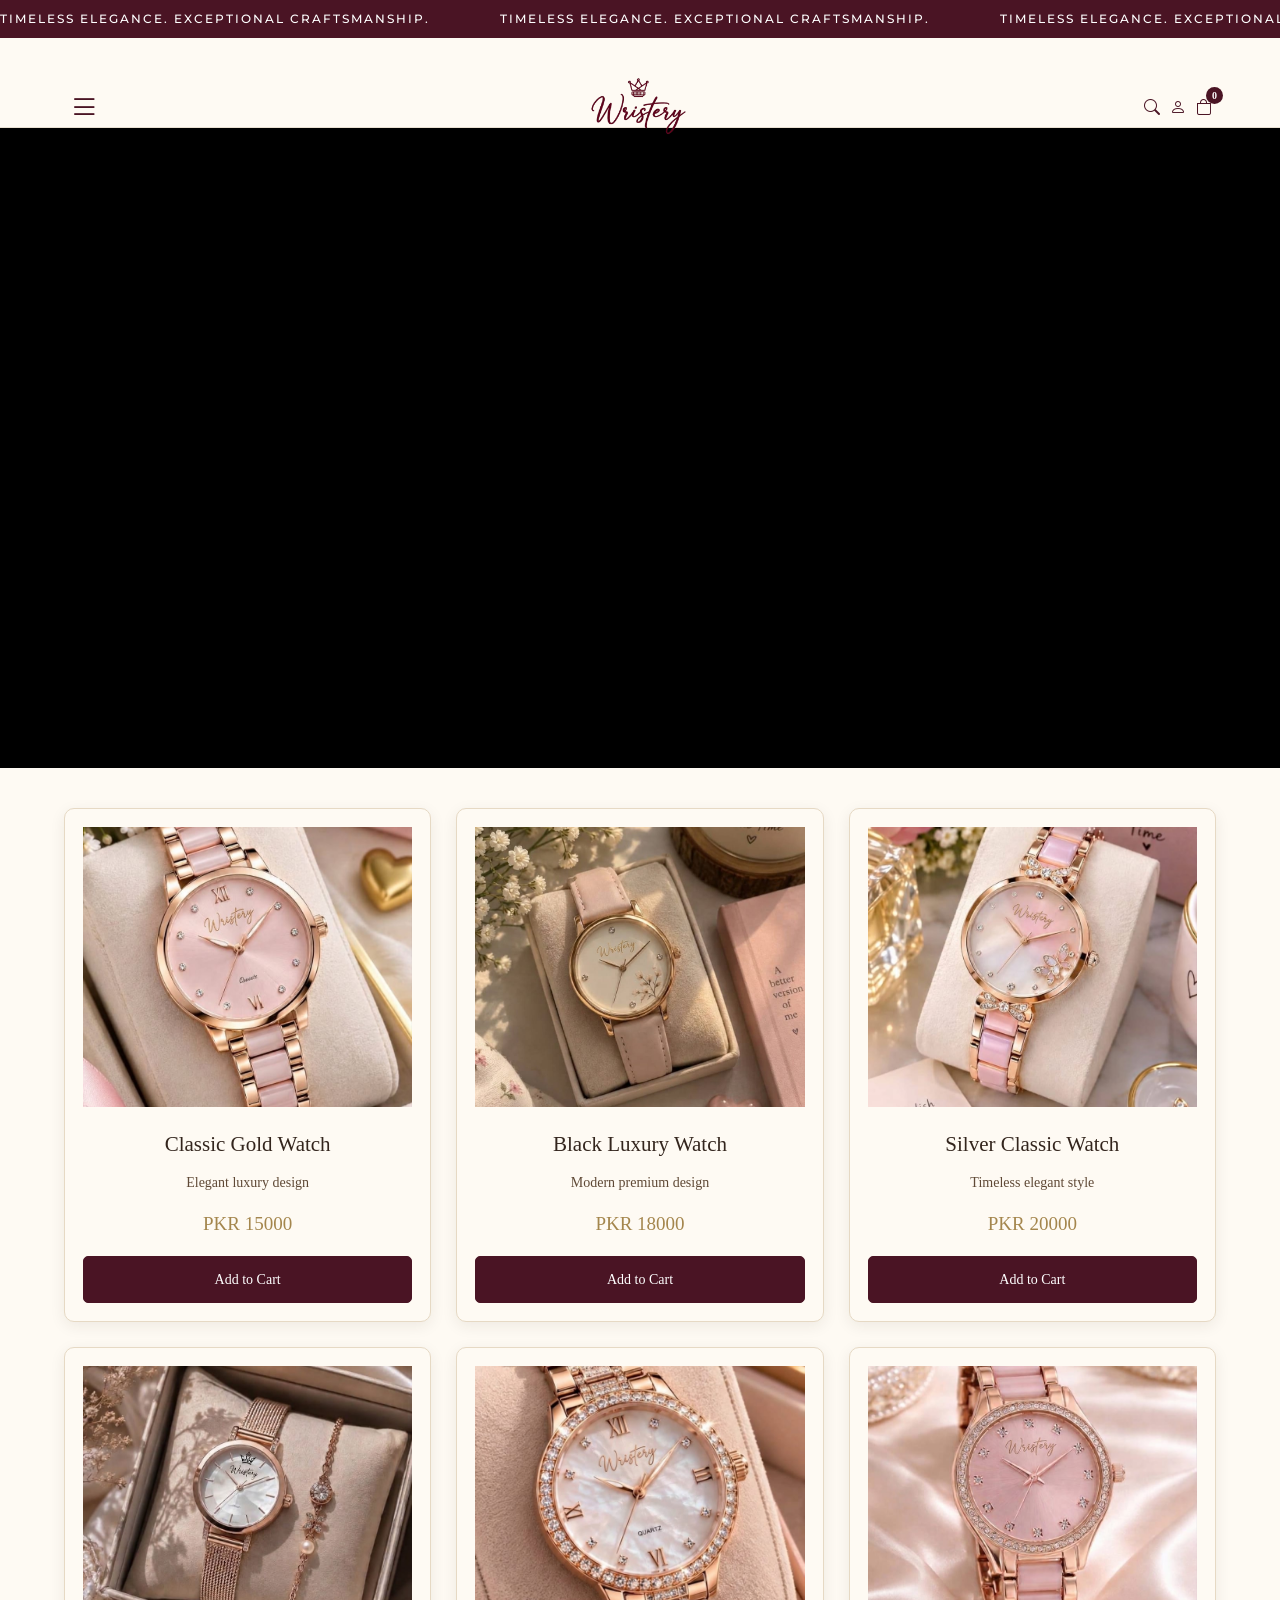
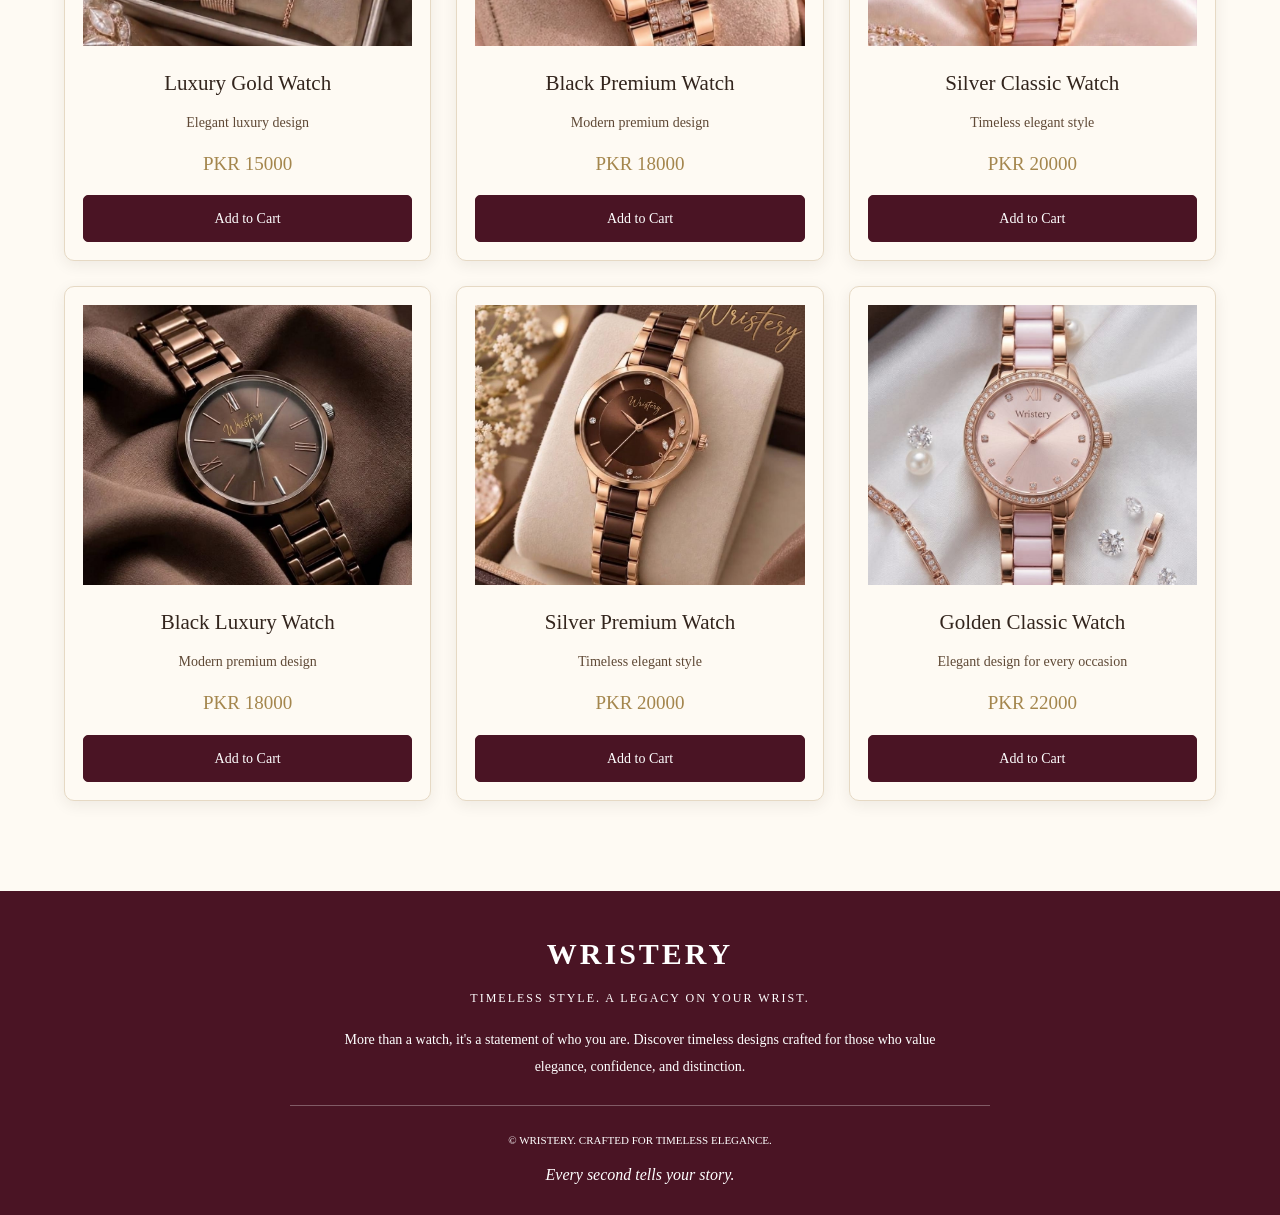
<file: Wristery Websites E project/HTML/Womanwatches.html>
<!DOCTYPE html>
<html lang="en">

<head>
    <meta charset="UTF-8">
    <meta name="viewport" content="width=device-width, initial-scale=1.0">

    <title>WRISTERY | Luxury Watches</title>

    <!-- Google Fonts -->
    <link href="https://fonts.googleapis.com/css2?family=Cormorant+Garamond:wght@400;600;700&family=Montserrat:wght@400;500;600&display=swap"
        rel="stylesheet">

    <!-- Bootstrap CSS -->
    <link href="https://cdn.jsdelivr.net/npm/bootstrap@5.3.3/dist/css/bootstrap.min.css"
        rel="stylesheet">

    <!-- Bootstrap Icons -->
    <link rel="stylesheet"
        href="https://cdn.jsdelivr.net/npm/bootstrap-icons@1.11.3/font/bootstrap-icons.min.css">

    <!-- Custom CSS -->
    <link rel="stylesheet" href="../CSS/Womanwatches.css">
</head>

<body>
 <div class="announcement-bar">

    <div class="announcement-track">

        <div class="announcement-group">
            <span>TIMELESS ELEGANCE. EXCEPTIONAL CRAFTSMANSHIP.</span>
            <span>TIMELESS ELEGANCE. EXCEPTIONAL CRAFTSMANSHIP.</span>
        </div>

        <div class="announcement-group" aria-hidden="true">
            <span>TIMELESS ELEGANCE. EXCEPTIONAL CRAFTSMANSHIP.</span>
            <span>TIMELESS ELEGANCE. EXCEPTIONAL CRAFTSMANSHIP.</span>
        </div>
        <div class="announcement-group">
            <span>TIMELESS ELEGANCE. EXCEPTIONAL CRAFTSMANSHIP.</span>
            <span>TIMELESS ELEGANCE. EXCEPTIONAL CRAFTSMANSHIP.</span>
        </div>

        <div class="announcement-group" aria-hidden="true">
            <span>TIMELESS ELEGANCE. EXCEPTIONAL CRAFTSMANSHIP.</span>
            <span>TIMELESS ELEGANCE. EXCEPTIONAL CRAFTSMANSHIP.</span>
        </div>
        <div class="announcement-group">
            <span>TIMELESS ELEGANCE. EXCEPTIONAL CRAFTSMANSHIP.</span>
            <span>TIMELESS ELEGANCE. EXCEPTIONAL CRAFTSMANSHIP.</span>
        </div>
    </div>

</div>
    <!-- HEADER START -->
    <header class="wristery-header">

        <div class="header-container">

            <!-- Hamburger Menu -->
            <div class="header-left">

                <button class="menu-button"
                    type="button"
                    data-bs-toggle="offcanvas"
                    data-bs-target="#wristeryMenu"
                    aria-controls="wristeryMenu"
                    aria-label="Open navigation menu">

                    <i class="bi bi-list"></i>

                </button>

            </div>

            <!-- Logo -->
            <a href="" class="wristery-logo">

                <img src="../Image/Logo.png"
                    alt="WRISTERY Luxury Watches Logo">

            </a>

            <!-- RIGHT: HEADER ICONS -->
            <div class="header-icons">

                <!-- SEARCH ICON -->
                <button class="header-icon"
                    type="button"
                    id="searchButton"
                    aria-label="Search"
                    title="Search">

                    <i class="bi bi-search"></i>

                </button>

                <!-- PERSON ICON -->
                <a href="./signup.html"
                    class="header-icon"
                    aria-label="Sign Up"
                    title="Sign Up">

                    <i class="bi bi-person"></i>

                </a>

                <!-- SHOPPING BAG -->
                <a href="./Cart.html" class="header-icon" aria-label="Shopping Bag" title="Shopping bag">

                    <i class="bi bi-bag"></i>

                    <span class="cart-count">0</span>

                </a>

            </div>

        </div>

    </header>
    <!-- HEADER END -->
<!-- WRISTERY SEARCH PANEL -->
<div class="wristery-search-panel" id="searchPanel">

    <form id="searchForm" class="search-form">

        <input
            type="search"
            id="searchInput"
            placeholder="Search watches, collections..."
            autocomplete="off"
            aria-label="Search WRISTERY">

        <button type="submit" aria-label="Submit Search">
            <i class="bi bi-search"></i>
        </button>

        <button type="button" id="closeSearch" aria-label="Close Search">
            <i class="bi bi-x-lg"></i>
        </button>

    </form>

    <div class="search-results" id="searchResults"></div>

</div>

   <!-- SIDEBAR MENU START -->
    <div class="offcanvas offcanvas-start wristery-menu"
        tabindex="-1"
        id="wristeryMenu"
        aria-labelledby="wristeryMenuLabel">

        <div class="offcanvas-header">

           <h5 class="offcanvas-title" id="wristeryMenuLabel">
    WRISTERY
</h5>

            <button type="button"
                class="btn-close"
                data-bs-dismiss="offcanvas"
                aria-label="Close menu">
            </button>

        </div>

        <div class="offcanvas-body">

            <p class="menu-subtitle"><b>DISCOVER OUR WORLD</b></p>

            <nav class="menu-links" aria-label="Main navigation">

                <a href="index.html">
                    <i class="bi bi-house"></i>
                    <span>Home</span>
                </a>

                <a href="about.html">
                    <i class="bi bi-info-circle"></i>
                    <span>About</span>
                </a>

                <!-- CATEGORIES DROPDOWN -->
                <div class="category-menu">

                    <button class="category-toggle"
                        type="button"
                        data-bs-toggle="collapse"
                        data-bs-target="#watchCategories"
                        aria-expanded="false"
                        aria-controls="watchCategories">

                        <span class="category-label">

                            <i class="bi bi-watch"></i>

                            <span>Categories</span>

                        </span>

                        <i class="bi bi-chevron-down category-arrow"></i>

                    </button>

                    <div class="collapse" id="watchCategories">

                        <div class="subcategory-links">

                            <a href="./Menwatches.html">
                                <b>Men Watches</b>
                            </a>

                            <a href="./Womanwatches.html">
                                <b>Women Watches</b>
                            </a>

                            <a href="./Couplewatches.html">
                                <b>Couple Watches</b>
                            </a>

                        </div>

                    </div>

                </div>


                <a href="./Gallery.html">
                    <i class="bi bi-images"></i>
                    <span>Gallery</span>
                </a>

                <a href="./Store Locator.html">
                    <i class="bi bi-geo-alt"></i>
                    <span>Store Locator</span>
                </a>

                <a href="./Support.html">
                    <i class="bi bi-headset"></i>
                    <span>Support</span>
                </a>

                <a href="./Contact.html">
                    <i class="bi bi-envelope"></i>
                    <span>Contact</span>
                </a>

            </nav>

        </div>

    </div>
    <!-- SIDEBAR MENU END -->

    <aside class="offcanvas offcanvas-end shopping-bag"
        tabindex="-1"
        id="shoppingBag"
        aria-labelledby="shoppingBagTitle">
        <div class="offcanvas-header">
            <h2 class="offcanvas-title" id="shoppingBagTitle">Your Bag</h2>
            <button type="button" class="btn-close" data-bs-dismiss="offcanvas" aria-label="Close shopping bag"></button>
        </div>
        <div class="offcanvas-body">
            <section class="shopping-bag-view" id="shoppingBagView">
                <div class="shopping-bag-items" id="shoppingBagItems" aria-live="polite"></div>
                <div class="shopping-bag-summary">
                    <div class="shopping-bag-subtotal">
                        <span>Subtotal</span>
                        <strong id="shoppingBagSubtotal">PKR 0</strong>
                    </div>
                    <p>Shipping and taxes calculated at checkout.</p>
                    <button class="checkout-button" id="proceedToCheckout" type="button" disabled>
                        Proceed to checkout
                    </button>
                </div>
            </section>
            <section class="checkout-view" id="checkoutView" hidden>
                <button class="checkout-back" id="backToBag" type="button">
                    <i class="bi bi-arrow-left" aria-hidden="true"></i> Back to bag
                </button>
                <form id="orderForm">
                    <h3>Order details</h3>
                    <label for="customerName">Full name</label>
                    <input id="customerName" name="customerName" autocomplete="name" required>

                    <label for="customerPhone">Phone number</label>
                    <input id="customerPhone" name="customerPhone" type="tel" autocomplete="tel" required>

                    <label for="customerEmail">Email address</label>
                    <input id="customerEmail" name="customerEmail" type="email" autocomplete="email" required>

                    <label for="deliveryAddress">Delivery address</label>
                    <textarea id="deliveryAddress" name="deliveryAddress" autocomplete="street-address" rows="3" required></textarea>

                    <div class="checkout-review">
                        <h4>Order total</h4>
                        <div id="checkoutOrderLines"></div>
                        <div class="shopping-bag-subtotal">
                            <span>Total</span>
                            <strong id="checkoutTotal">PKR 0</strong>
                        </div>
                    </div>

                    <button class="checkout-button" type="submit">Confirm order</button>
                </form>
            </section>
            <section class="order-confirmation" id="orderConfirmation" aria-live="polite" hidden>
                <i class="bi bi-check-circle" aria-hidden="true"></i>
                <h3>Order confirmed</h3>
                <p id="orderConfirmationMessage"></p>
                <button class="checkout-button" id="finishOrder" type="button" data-bs-dismiss="offcanvas">Continue shopping</button>
            </section>
        </div>
    </aside>


    <!-- WATCH VIDEO START -->
    <div class="watch-video-container">

        <video class="watch-video" autoplay muted loop playsinline>

            <source src="../Video/Woman video.mp4" type="video/mp4">

            Your browser does not support the video tag.

        </video>

    </div>
    <!-- WATCH VIDEO END -->

    <!-- PRODUCT CARDS -->
<section class="products-section">

    <div class="product-container">

        <!-- CARD 1 -->
        <div class="product-card">
            <img src="../Image/woman 03.jpeg"
                 alt="Classic Gold Watch"
                 class="product-image">
            <h3>Classic Gold Watch</h3>
            <p>Elegant luxury design</p>
            <h4>Rs. 15,000</h4>
            <button type="button">Add to Cart</button>
        </div>

        <!-- CARD 2 -->
        <div class="product-card">
            <img src="../Image/woman 08.jpeg"
                 alt="Black Luxury Watch"
                 class="product-image">
            <h3>Black Luxury Watch</h3>
            <p>Modern premium design</p>
            <h4>Rs. 18,000</h4>
            <button type="button">Add to Cart</button>
        </div>

        <!-- CARD 3 -->
        <div class="product-card">
            <img src="../Image/woman 09.jpeg"
                 alt="Silver Classic Watch"
                 class="product-image">
            <h3>Silver Classic Watch</h3>
            <p>Timeless elegant style</p>
            <h4>Rs. 20,000</h4>
            <button type="button">Add to Cart</button>
        </div>

        <!-- CARD 4 -->
        <div class="product-card">
            <img src="../Image/woman 10.jpeg"
                 alt="Luxury Watch 4"
                 class="product-image">
            <h3>Luxury Gold Watch</h3>
            <p>Elegant luxury design</p>
            <h4>Rs. 15,000</h4>
            <button type="button">Add to Cart</button>
        </div>

        <!-- CARD 5 -->
        <div class="product-card">
            <img src="../Image/woman 11.jpeg"
                 alt="Luxury Watch 5"
                 class="product-image">
            <h3>Black Premium Watch</h3>
            <p>Modern premium design</p>
            <h4>Rs. 18,000</h4>
            <button type="button">Add to Cart</button>
        </div>

        <!-- CARD 6 -->
        <div class="product-card">
            <img src="../Image/woman02.jpeg"
                 alt="Luxury Watch 6"
                 class="product-image">
            <h3>Silver Classic Watch</h3>
            <p>Timeless elegant style</p>
            <h4>Rs. 20,000</h4>
            <button type="button">Add to Cart</button>
        </div>

        <!-- CARD 7 -->
        <div class="product-card">
            <img src="../Image/woman04.jpeg"
                 alt="Luxury Watch 7"
                 class="product-image">
            <h3>Black Luxury Watch</h3>
            <p>Modern premium design</p>
            <h4>Rs. 18,000</h4>
            <button type="button">Add to Cart</button>
        </div>

        <!-- CARD 8 -->
        <div class="product-card">
            <img src="../Image/woman05.jpeg"
                 alt="Luxury Watch 8"
                 class="product-image">
            <h3>Silver Premium Watch</h3>
            <p>Timeless elegant style</p>
            <h4>Rs. 20,000</h4>
            <button type="button">Add to Cart</button>
        </div>

        <!-- PRODUCT CARD 9 -->
<div class="product-card">
    <img src="../Image/woman 01.jpeg"
         alt="Luxury Watch 9"
         class="product-image">

    <h3>Golden Classic Watch</h3>
    <p>Elegant design for every occasion</p>
    <h4>Rs. 22,000</h4>

    <button type="button">Add to Cart</button>
</div>
    </div>
</section>
<footer class="wristery-footer">

        <div class="footer-content">

            <a href="" class="footer-logo">
                WRISTERY
            </a>

            <p class="footer-tagline">
                TIMELESS STYLE. A LEGACY ON YOUR WRIST.
            </p>

            <p class="footer-description">
                More than a watch, it's a statement of who you are.
                Discover timeless designs crafted for those who value
                elegance, confidence, and distinction.
            </p>

            <div class="footer-divider"></div>

            <p class="copyright">
                &copy; <span id="year"></span> WRISTERY.
                CRAFTED FOR TIMELESS ELEGANCE.
            </p>

            <p class="footer-note">
                Every second tells your story.
            </p>

        </div>
    </footer>

<!-- WRISTERY FOOTER END -->
 
 

    <!-- BOOTSTRAP JAVASCRIPT -->
    <script src="https://cdn.jsdelivr.net/npm/bootstrap@5.3.3/dist/js/bootstrap.bundle.min.js"></script>


    <!-- WRISTERY VIDEO NAVBAR AUTO ADJUST -->
    <script>

        document.addEventListener("DOMContentLoaded", function () {

            const menu = document.getElementById("wristeryMenu");

            const videoContainer = document.querySelector(".watch-video-container");

            if (!menu || !videoContainer) return;


            // SIDEBAR OPEN
            menu.addEventListener("show.bs.offcanvas", function () {

                document.body.classList.add("menu-open");

            });


            // SIDEBAR CLOSE
            menu.addEventListener("hidden.bs.offcanvas", function () {

                document.body.classList.remove("menu-open");

            });

        });
/* =====================================
   WRISTERY SEARCH FUNCTIONALITY
===================================== */

document.addEventListener("DOMContentLoaded", function () {

    const searchButton = document.getElementById("searchButton");
    const searchPanel = document.getElementById("searchPanel");
    const searchInput = document.getElementById("searchInput");
    const searchForm = document.getElementById("searchForm");
    const searchResults = document.getElementById("searchResults");
    const closeSearch = document.getElementById("closeSearch");

    // CHECK SEARCH ELEMENTS
    if (!searchButton || !searchPanel || !searchInput ||
        !searchForm || !searchResults || !closeSearch) {
        console.error("WRISTERY Search elements not found!");
        return;
    }

    // WEBSITE PAGES
    const pages = [
        { name: "Men Watches", keywords: ["men", "man", "mens"], url: "Menwatches.html" },
        { name: "Women Watches", keywords: ["women", "woman", "ladies"], url: "Womanwatches.html" },
        { name: "Couple Watches", keywords: ["couple", "matching"], url: "Couplewatches.html" },
        { name: "Home", keywords: ["home", "homepage"], url: "index.html" },
        { name: "About Us", keywords: ["about", "story"], url: "about.html" },
        { name: "Gallery", keywords: ["gallery", "photos"], url: "gallery.html" },
        { name: "Store Locator", keywords: ["store", "location"], url: "Store Locator.html" },
        { name: "Support", keywords: ["support", "help"], url: "support.html" },
        { name: "Contact Us", keywords: ["contact"], url: "Contact.html" }
    ];

    // OPEN SEARCH PANEL
    searchButton.addEventListener("click", function () {

        const isOpen = searchPanel.style.display === "block";

        searchPanel.style.display = isOpen ? "none" : "block";

        if (!isOpen) {
            searchInput.focus();
        } else {
            searchInput.value = "";
            searchResults.innerHTML = "";
        }

    });

    // CLOSE SEARCH PANEL
    closeSearch.addEventListener("click", function () {

        searchPanel.style.display = "none";
        searchInput.value = "";
        searchResults.innerHTML = "";

    });

    // SEARCH FUNCTION
    function searchPages(value) {

        const query = value.toLowerCase().trim();

        searchResults.innerHTML = "";

        if (query === "") {
            return [];
        }

        const results = pages.filter(function (page) {

            return page.name.toLowerCase().includes(query) ||
                page.keywords.some(function (keyword) {
                    return keyword.includes(query);
                });

        });

        if (results.length > 0) {

            results.forEach(function (page) {

                const link = document.createElement("a");

                link.href = page.url;
                link.textContent = page.name;

                searchResults.appendChild(link);

            });

        } else {

            const message = document.createElement("p");
            message.textContent = "No results found. Please try another search.";

            searchResults.appendChild(message);

        }

        return results;
    }

    // SHOW RESULTS WHILE TYPING
    searchInput.addEventListener("input", function () {
        searchPages(searchInput.value);
    });

    // SEARCH FORM SUBMIT
    searchForm.addEventListener("submit", function (event) {

        event.preventDefault();

        const results = searchPages(searchInput.value);

        if (results.length > 0) {
            window.location.href = results[0].url;
        }

    });

});

document.addEventListener("DOMContentLoaded", function () {

    const cartCounts = document.querySelectorAll(".cart-count");
    const productButtons = document.querySelectorAll(".product-card button");
    const cartItems = document.getElementById("shoppingBagItems");
    const cartSubtotal = document.getElementById("shoppingBagSubtotal");
    const checkoutButton = document.getElementById("proceedToCheckout");
    const shoppingBagView = document.getElementById("shoppingBagView");
    const checkoutView = document.getElementById("checkoutView");
    const checkoutLines = document.getElementById("checkoutOrderLines");
    const checkoutTotal = document.getElementById("checkoutTotal");
    const orderForm = document.getElementById("orderForm");
    const orderConfirmation = document.getElementById("orderConfirmation");

    function formatCurrency(amount) {
        return "PKR " + amount.toLocaleString("en-PK", { useGrouping: false, maximumFractionDigits: 0 });
    }

    function getItemPrice(item) {
        const priceText = String(item.price).replace(/,/g, "");
        const priceMatch = priceText.match(/\d+(?:\.\d+)?/);
        const price = typeof item.price === "number" ? item.price : Number(priceMatch && priceMatch[0]);
        return Number.isFinite(price) ? price : 0;
    }

    document.querySelectorAll(".product-card h4").forEach(function (priceElement) {
        priceElement.textContent = formatCurrency(getItemPrice({ price: priceElement.textContent }));
    });

    function getCartTotal() {
        return cart.reduce(function (total, item) {
            return total + getItemPrice(item) * (Number(item.quantity) || 0);
        }, 0);
    }

    function loadCart() {
        try {
            const savedCart = JSON.parse(localStorage.getItem("wristeryCart")) || [];
            return Array.isArray(savedCart) ? savedCart : [];
        } catch (error) {
            return [];
        }
    }

    let cart = loadCart();

    function saveCart() {
        localStorage.setItem("wristeryCart", JSON.stringify(cart));
        renderCart();
    }

    function renderCart() {
        const totalItems = cart.reduce(function (total, item) {
            return total + (Number(item.quantity) || 0);
        }, 0);

        cartCounts.forEach(function (badge) {
            badge.textContent = totalItems;
        });

        cartItems.replaceChildren();

        if (cart.length === 0) {
            const emptyMessage = document.createElement("p");
            emptyMessage.className = "shopping-bag-empty";
            emptyMessage.textContent = "Your bag is empty.";
            cartItems.appendChild(emptyMessage);
        }

        cart.forEach(function (item, index) {
            const quantity = Number(item.quantity) || 0;
            const priceValue = getItemPrice(item);
            const lineTotal = priceValue * quantity;

            const row = document.createElement("article");
            row.className = "shopping-bag-item";

            const image = document.createElement("img");
            image.src = item.image;
            image.alt = item.name;

            const details = document.createElement("div");
            details.className = "shopping-bag-item-details";

            const name = document.createElement("h3");
            name.textContent = item.name;

            const price = document.createElement("p");
            price.textContent = formatCurrency(priceValue) + " each";

            const lineTotalLabel = document.createElement("p");
            lineTotalLabel.className = "shopping-bag-line-total";
            lineTotalLabel.textContent = "Item total: " + formatCurrency(lineTotal);

            const controls = document.createElement("div");
            controls.className = "shopping-bag-quantity";

            const decrease = document.createElement("button");
            decrease.type = "button";
            decrease.textContent = "−";
            decrease.setAttribute("aria-label", "Decrease quantity of " + item.name);
            decrease.addEventListener("click", function () {
                if (quantity <= 1) {
                    cart.splice(index, 1);
                } else {
                    cart[index].quantity = quantity - 1;
                }
                saveCart();
            });

            const quantityLabel = document.createElement("span");
            quantityLabel.textContent = quantity;

            const increase = document.createElement("button");
            increase.type = "button";
            increase.textContent = "+";
            increase.setAttribute("aria-label", "Increase quantity of " + item.name);
            increase.addEventListener("click", function () {
                cart[index].quantity = quantity + 1;
                saveCart();
            });

            const remove = document.createElement("button");
            remove.type = "button";
            remove.className = "shopping-bag-remove";
            remove.textContent = "Remove";
            remove.addEventListener("click", function () {
                cart.splice(index, 1);
                saveCart();
            });

            controls.append(decrease, quantityLabel, increase, remove);
            details.append(name, price, lineTotalLabel, controls);
            row.append(image, details);
            cartItems.appendChild(row);
        });

        cartSubtotal.textContent = formatCurrency(getCartTotal());
        checkoutButton.disabled = cart.length === 0;
        renderCheckoutReview();
    }

    function renderCheckoutReview() {
        checkoutLines.replaceChildren();
        cart.forEach(function (item) {
            const line = document.createElement("p");
            const quantity = Number(item.quantity) || 0;
            const lineTotal = getItemPrice(item) * quantity;
            line.textContent = (item.name || "Watch") + " × " + quantity + "  " + formatCurrency(lineTotal);
            checkoutLines.appendChild(line);
        });
        checkoutTotal.textContent = formatCurrency(getCartTotal());
    }

    checkoutButton.addEventListener("click", function () {
        if (cart.length === 0) return;
        renderCheckoutReview();
        shoppingBagView.hidden = true;
        checkoutView.hidden = false;
        orderConfirmation.hidden = true;
        document.getElementById("customerName").focus();
    });

    document.getElementById("backToBag").addEventListener("click", function () {
        checkoutView.hidden = true;
        shoppingBagView.hidden = false;
    });

    orderForm.addEventListener("submit", function (event) {
        event.preventDefault();
        if (!orderForm.reportValidity() || cart.length === 0) return;

        const orderNumber = "WR-" + Date.now().toString().slice(-8);
        const orderTotal = formatCurrency(getCartTotal());
        localStorage.setItem("wristeryLastOrder", JSON.stringify({
            orderNumber: orderNumber,
            customerName: document.getElementById("customerName").value.trim(),
            customerPhone: document.getElementById("customerPhone").value.trim(),
            customerEmail: document.getElementById("customerEmail").value.trim(),
            deliveryAddress: document.getElementById("deliveryAddress").value.trim(),
            items: cart,
            total: getCartTotal(),
            createdAt: new Date().toISOString()
        }));

        document.getElementById("orderConfirmationMessage").textContent =
            "Thank you, " + document.getElementById("customerName").value.trim() +
            ". Order " + orderNumber + " is confirmed for " + orderTotal + ".";
        cart = [];
        saveCart();
        orderForm.reset();
        shoppingBagView.hidden = true;
        checkoutView.hidden = true;
        orderConfirmation.hidden = false;
    });

    document.getElementById("shoppingBag").addEventListener("hidden.bs.offcanvas", function () {
        shoppingBagView.hidden = false;
        checkoutView.hidden = true;
        orderConfirmation.hidden = true;
    });

    renderCart();

    productButtons.forEach(function (button) {

        button.addEventListener("click", function () {

            const card = button.closest(".product-card");

            const productName = card.querySelector("h3").textContent.trim();
            const productPrice = card.querySelector("h4").textContent.trim();
            const productImage = card.querySelector("img").getAttribute("src");

            const existingProduct = cart.find(function (item) {
                return item.name === productName &&
                       item.price === productPrice;
            });

            if (existingProduct) {
                existingProduct.quantity++;
            } else {
                cart.push({
                    name: productName,
                    price: productPrice,
                    image: productImage,
                    quantity: 1
                });
            }

            saveCart();
            button.textContent = "Added to Bag";

        });

    });

    window.addEventListener("storage", function (event) {
        if (event.key === "wristeryCart") {
            cart = loadCart();
            renderCart();
        }
    });

});

    </script>

</body>

</html>
</file>
<file: Wristery Websites E project/CSS/Index.css>
/* =====================================
   WRISTERY CONTINUOUS ANNOUNCEMENT BAR
===================================== */
.announcement-bar {
    position: fixed !important;
    top: 0 !important;
    left: 0;
    width: 100%;
    height: 38px;
    z-index: 1100;

    background-color: #4A1424;
    color: #FFFFFF;
    overflow: hidden;
    display: flex;
    align-items: center;
    white-space: nowrap;
}

/* MAIN TRACK */

.announcement-track {
    display: flex;
    width: max-content;
    flex-shrink: 0;
    animation: wristeryTextMove 22s linear infinite;
}

/* TEXT GROUP */

.announcement-group {
    display: flex;
    align-items: center;
    flex-shrink: 0;
}
/* TAGLINE */

.announcement-group span {
    display: block;
    flex-shrink: 0;
    padding-right: 35px;
    color: #FFFFFF;
    font-family: 'Montserrat', sans-serif;
    font-size: 12px;
    font-weight: 500;
    letter-spacing: 2px;
}
/* INFINITE SCROLL */
@keyframes wristeryTextMove {
    from {
        transform: translateX(0);
    }

    to {
        transform: translateX(-50%);
    }
}
/* PAUSE ON HOVER */

.announcement-bar:hover .announcement-track {
    animation-play-state: paused;
}
@media (max-width: 600px) {

    .announcement-bar {
        height: 34px;
    }

    .wristery-header {
        top: 34px;
    }
}

/* =========================================
   GENERAL HEADER SETTINGS
========================================= */

:root {
    --ivory: #FEFAF3;
    --cream: #F3EBDD;
    --gold: #4A1424;
--gold-light: #4A1424;
    --dark: #33251D;
    --brown: #5F4936;
    --text: #6B5A47;
    --white: #FFFFFF;
    --border: rgba(164, 134, 77, 0.22);
    --shadow: 0 10px 35px rgba(51, 37, 29, 0.08);
    --transition: all 0.3s ease;
    --sidebar-width: 320px;
}
.wristery-header {
    width: 100%;
    height: 100px;
    position: fixed !important;
    top: 38px !important;
    left: 0;
    right: 0;
    z-index: 1090;
    background: var(--ivory);
    border-bottom: 1px solid var(--border);
    box-shadow: 0 3px 15px rgba(51, 37, 29, 0.025);
}

.header-container {
    width: 100%;
    height: 100%;
    padding: 0 5%;
    display: grid;
    grid-template-columns: 1fr auto 1fr;
    align-items: center;
    box-sizing: border-box;
}


/* =========================================
   LEFT: HAMBURGER MENU
========================================= */

.header-left {
    display: flex;
    align-items: center;
    justify-content: flex-start;
}

.menu-button {
    width: 46px;
    height: 46px;
    display: flex;
    justify-content: center;
    align-items: center;
    background: transparent;
    border: none;
    color: #4A1424;
    font-size: 31px;
    cursor: pointer;
    transition: color 0.3s ease, transform 0.3s ease;
}

.menu-button:hover {
    transform: translateY(-2px);
}



.wristery-logo {
    display: flex;
    justify-content: center;
    align-items: center;
    text-decoration: none;
}

.wristery-logo img {
    height: 150px;
    width: auto;
    max-width: 100%;
    object-fit: contain;
    object-position: center;
}


/* =========================================
   RIGHT: HEADER ICONS
   SEARCH, ACCOUNT, SHOPPING BAG
========================================= */

.header-icons {
    display: flex;
    align-items: center;
    justify-content: flex-end;
    gap: 24px;
}

.header-icon {
    position: relative;
    width: 36px;
    height: 42px;
    display: inline-flex;
    justify-content: center;
    align-items: center;
    background: transparent;
    border: none;
    color: #4A1424;
    font-size: 21px;
    cursor: pointer;
    text-decoration: none;
    transition: color 0.3s ease, transform 0.3s ease;
}

.header-icon:hover {
    color: #A4864D;
    transform: translateY(-2px);
}


/* =========================================
   SHOPPING BAG COUNT
========================================= */

.cart-count {
    position: absolute;
    top: -4px;
    right: -6px;
    min-width: 17px;
    height: 17px;
    padding: 0 4px;
    display: flex;
    justify-content: center;
    align-items: center;
    background-color: #4A1424;
    color: #FFFFFF;
    border: 1px solid #4A1424;
    border-radius: 50%;
    font-family: 'Montserrat', sans-serif;
    font-size: 10px;
    font-weight: 600;
    line-height: 1;
}


/* =========================================
   SIDEBAR / OFFCANVAS MENU
========================================= */

.wristery-menu {
    width: var(--sidebar-width) !important;
    max-width: 88%;
    background: var(--ivory);
    color: var(--dark);
    border-right: 1px solid var(--border);
}

.wristery-menu .offcanvas-header {
    padding: 25px 24px;
    border-bottom: 1px solid var(--border);
}

.wristery-menu .offcanvas-title {
    font-family: 'Times New Roman', Times, serif;
    font-size: 29px;
    font-weight: 700;
    letter-spacing: 3px;
    color: #330202;
}

.wristery-menu .btn-close {
    opacity: 0.7;
    box-shadow: none;
}

.wristery-menu .btn-close:hover {
    opacity: 1;
}

.wristery-menu .offcanvas-body {
    padding: 22px 20px;
}
.wristery-menu {
    z-index: 1200 !important;
}

.offcanvas-backdrop {
    z-index: 1150 !important;
}


/* =========================================
   SIDEBAR SUBTITLE
========================================= */
.menu-subtitle {
    margin: 8px 0 25px;
    color: #4A1424 !important;
    font-size: 10px;
    font-weight: 600;
    letter-spacing: 2.5px;
    text-align: center;
}
/* =========================================
   SIDEBAR NAVIGATION LINKS
========================================= */

.menu-links {
    display: flex;
    flex-direction: column;
    gap: 6px;
}

.menu-links > a,
.category-toggle {
    width: 100%;
    min-height: 48px;
    padding: 12px 15px;
    display: flex;
    align-items: center;
    gap: 13px;
    background: transparent;
    border: none;
    border-radius: 4px;
    color: var(--dark);
    font-family: 'Times New Roman', Times, serif;
    font-size: 15px;
    font-weight: 500;
    text-align: left;
    text-decoration: none;
    transition: color 0.3s ease, background 0.3s ease, padding-left 0.3s ease;
}

.menu-links > a > i,
.category-label > i {
    width: 20px;
    flex-shrink: 0;
    font-size: 17px;
    text-align: center;
}

.menu-links > a:hover,
.category-toggle:hover {
    padding-left: 21px;
    background: var(--cream);
    color: var(--gold);
}

.menu-links > a.active {
    padding-left: 20px;
    background: var(--cream);
    color: var(--gold);
    font-weight: 600;
    box-shadow: inset 3px 0 0 var(--gold);
}


/* =========================================
   CATEGORY DROPDOWN
========================================= */

.category-menu {
    width: 100%;
}

.category-toggle {
    justify-content: space-between;
    cursor: pointer;
}

.category-label {
    display: flex;
    align-items: center;
    gap: 13px;
}

.category-arrow {
    font-size: 12px;
    transition: transform 0.3s ease;
}

.category-toggle[aria-expanded="true"] .category-arrow {
    transform: rotate(180deg);
}

.subcategory-links {
    display: flex;
    flex-direction: column;
    padding: 5px 0 8px 48px;
}

.subcategory-links a {
    padding: 10px 12px;
    color: var(--text);
    font-size: 12px;
    border-left: 1px solid var(--border);
    text-decoration: none;
    transition: color 0.3s ease, padding-left 0.3s ease;
}

.subcategory-links a:hover {
    padding-left: 18px;
    color: var(--gold);
}


/* =========================================
   HEADER RESPONSIVE — ONE CONSOLIDATED SET
   (768 / 576 / 380). Header height + logo
   height are scaled together at every tier so
   the logo always has room and never overflows.
========================================= */

@media (max-width: 768px) {

    .wristery-header { height: 112px; }

    .header-container { padding: 0 4%; }

    .menu-button { width: 38px; height: 38px; font-size: 26px; }

    .wristery-logo img { height: 92px; }

    .header-icons { gap: 14px; }

    .header-icon { width: 30px; height: 36px; font-size: 19px; }

    .cart-count {
        top: -3px;
        right: -5px;
        min-width: 15px;
        height: 15px;
        font-size: 9px;
    }

    .wristery-menu .offcanvas-header,
    .wristery-menu .offcanvas-body { padding: 20px; }
}

@media (max-width: 576px) {

    .wristery-header { height: 92px; }

    .header-container { padding: 0 4%; }

    .menu-button { width: 32px; height: 32px; font-size: 24px; }

    .wristery-logo img { height: 74px; }

    .header-icons { gap: 10px; }

    .header-icon { width: 27px; height: 32px; font-size: 17px; }

    .cart-count {
        top: -3px;
        right: -4px;
        min-width: 14px;
        height: 14px;
        font-size: 8px;
    }
}

@media (max-width: 380px) {

    .wristery-header { height: 76px; }

    .header-container { padding: 0 3%; }

    .menu-button { width: 28px; height: 28px; font-size: 22px; }

    .wristery-logo img { height: 58px; }

    .header-icons { gap: 6px; }

    .header-icon { width: 24px; height: 28px; font-size: 15px; }

    .cart-count {
        top: -2px;
        right: -3px;
        min-width: 13px;
        height: 13px;
        font-size: 8px;
    }
}


/* =========================================
   WRISTERY VIDEO - SIDEBAR ADJUSTMENT
========================================= */

.watch-video-container {
    display: block;
    width: 100%;
    max-width: 100%;
    height: auto;
    margin: 0;
    padding: 0;
    overflow: hidden;
    box-sizing: border-box;
    background: #000000;

    transition: width 0.35s ease,
                margin-left 0.35s ease;
}

.watch-video {
    display: block;
    width: 100%;
    height: auto;
    aspect-ratio: 16 / 9;
    object-fit: contain;
    object-position: center;
    background: #000000;
}

/* SIDEBAR OPEN - DESKTOP */

@media (min-width: 769px) {

    body.menu-open .watch-video-container {
        width: calc(100% - 320px);
        margin-left: 320px;
    }

}

/* MOBILE - VIDEO FULL WIDTH */

@media (max-width: 768px) {

    .watch-video-container,
    body.menu-open .watch-video-container {
        width: 100%;
        max-width: 100%;
        margin-left: 0;
    }

}
/* =====================================
   WRISTERY COLLECTION SECTION
===================================== */

.wristery-collections {
    width: 100%;
    padding: 80px 5%;
    background: #FEFAF3;
    box-sizing: border-box;
}

.collection-heading {
    text-align: center;
    max-width: 700px;
    margin: 0 auto 50px;
}

.collection-heading span {
    display: block;
    color: #4A1424;
    font-size: 12px;
    font-weight: 600;
    letter-spacing: 4px;
    margin-bottom: 15px;
}

.collection-heading h2 {
    color: #33251D;
    font-family: "Cormorant Garamond", serif;
    font-size: 42px;
    font-weight: 600;
    margin-bottom: 15px;
}

.collection-heading p {
    color: #75685B;
    font-size: 15px;
    line-height: 1.8;
    margin: 0;
}

.collection-container {
    width: 100%;
    max-width: 1250px;
    margin: 0 auto;
    display: grid;
    grid-template-columns: repeat(3, 1fr);
    gap: 28px;
}

.collection-card {
    width: 100%;
    background: #F3EBDD;
    border: 1px solid #E5D8C5;
    overflow: hidden;
    transition: transform 0.35s ease, box-shadow 0.35s ease;
}

.collection-card:hover {
    transform: translateY(-7px);
    box-shadow: 0 12px 30px rgba(51, 37, 29, 0.10);
}

.collection-image {
    width: 100%;
    height: 270px;
    overflow: hidden;
    background: #E9DFD0;
}

.collection-image img {
    display: block;
    width: 100%;
    height: 100%;
    object-fit: cover;
    object-position: center;
    transition: transform 0.5s ease;
}

.collection-card:hover .collection-image img {
    transform: scale(1.06);
}

.collection-card-content {
    padding: 25px 23px 30px;
}

.collection-card-content span {
    color: #94733B;
    font-size: 10px;
    font-weight: 600;
    letter-spacing: 2px;
}

.collection-card-content h3 {
    color: #33251D;
    font-family: "Cormorant Garamond", serif;
    font-size: 28px;
    font-weight: 600;
    margin: 12px 0;
}

.collection-card-content p {
    color: #75685B;
    font-size: 13px;
    line-height: 1.8;
    min-height: 70px;
    margin-bottom: 20px;
}

.collection-card-content a {
    display: inline-flex;
    align-items: center;
    gap: 10px;
    color: #4A1424;
    font-size: 11px;
    font-weight: 600;
    letter-spacing: 1px;
    text-decoration: none;
    transition: color 0.3s ease;
}

.collection-card-content a:hover {
    color: #A4864D;
}

.collection-card-content a i {
    font-size: 15px;
    transition: transform 0.3s ease;
}

.collection-card-content a:hover i {
    transform: translateX(5px);
}


/* =====================================
   WRISTERY BRAND STORY SECTION
===================================== */

.wristery-story {
    width: 100%;
    padding: 75px 5%;
    background: #F3EBDD;
    box-sizing: border-box;
}

.story-container {
    width: 100%;
    max-width: 1200px;
    margin: 0 auto;
    display: grid;
    grid-template-columns: 1fr 1fr;
    align-items: center;
    gap: 60px;
}

.story-image {
    width: 100%;
    height: 480px;
    overflow: hidden;
    background: #E9DFD0;
}

.story-image img {
    display: block;
    width: 100%;
    height: 100%;
    object-fit: cover;
    object-position: center;
}

.story-content {
    width: 100%;
}

.story-subtitle {
    display: block;
    color: #4A1424;
    font-size: 11px;
    font-weight: 600;
    letter-spacing: 3px;
    margin-bottom: 20px;
}

.story-content h2 {
    color: #33251D;
    font-family: 'Times New Roman', Times, serif;
    font-size: 45px;
    font-weight: 600;
    line-height: 1.2;
    margin-bottom: 22px;
}

.story-line {
    width: 65px;
    height: 2px;
    background: #A4864D;
    margin-bottom: 22px;
}

.story-content h4 {
    color: #5F1904;
    font-family: 'Times New Roman', Times, serif;
    font-size: 24px;
    font-weight: 600;
    margin-bottom: 15px;
}

.story-content p {
    color: #75685B;
    font-size: 14px;
    line-height: 1.9;
    margin-bottom: 15px;
}

.story-button {
    display: inline-flex;
    align-items: center;
    gap: 12px;
    margin-top: 15px;
    padding: 14px 23px;
    background: #4A1424;
    border: 1px solid #4A1424;
    color: #FFFFFF;
    font-size: 11px;
    font-weight: 600;
    letter-spacing: 1px;
    text-decoration: none;
    transition: all 0.3s ease;
}

.story-button:hover {
    background: transparent;
    color: #4A1424;
}

.story-button i {
    font-size: 15px;
    transition: transform 0.3s ease;
}

.story-button:hover i {
    transform: translateX(5px);
}

.collection-card-content .story-button {
    display: inline-flex;
    align-items: center;
    justify-content: center;
    gap: 12px;
    margin-top: 5px;
    padding: 14px 20px;
    background: #4A1424;
    border: 1px solid #4A1424;
    color: #FFFFFF;
    font-size: 11px;
    font-weight: 600;
    letter-spacing: 1px;
    text-decoration: none;
    transition: all 0.3s ease;
}

.collection-card-content .story-button:hover {
    background: transparent;
    color: #4A1424;
}

.collection-card-content .story-button i {
    font-size: 15px;
    transition: transform 0.3s ease;
}

.collection-card-content .story-button:hover i {
    transform: translateX(5px);
}


/* =====================================
   COLLECTIONS / STORY — TABLET RESPONSIVE
===================================== */

@media (max-width: 992px) {

    .collection-container {
        grid-template-columns: repeat(2, 1fr);
    }

    .story-container {
        gap: 35px;
    }

    .story-image {
        height: 400px;
    }

    .story-content h2 {
        font-size: 36px;
    }
}

@media (max-width: 768px) {

    .wristery-collections {
        padding: 55px 5%;
    }

    .collection-heading {
        margin-bottom: 35px;
    }

    .collection-heading h2 {
        font-size: 34px;
    }

    .collection-container {
        grid-template-columns: 1fr;
        max-width: 450px;
        gap: 25px;
    }

    .collection-image {
        height: 280px;
    }

    .collection-card-content p {
        min-height: auto;
    }

    .wristery-story {
        padding: 50px 5%;
    }

    .story-container {
        grid-template-columns: 1fr;
        gap: 30px;
    }

    .story-image {
        height: 350px;
    }

    .story-content h2 {
        font-size: 35px;
    }
}

@media (max-width: 380px) {

    .collection-heading h2 {
        font-size: 29px;
    }

    .collection-image {
        height: 230px;
    }

    .collection-card-content {
        padding: 20px;
    }

    .story-image {
        height: 280px;
    }

    .story-content h2 {
        font-size: 30px;
    }

    .story-button {
        padding: 12px 16px;
        font-size: 10px;
    }
}


/* =========================================
   WRISTERY CUSTOMER SUPPORT FOOTER
   IVORY, GOLD & MAROON THEME
========================================= */

.wristery-footer {
    width: 100%;
    background: #4A1424;
    color: #FFFFFF;
    padding: 60px 20px 25px;
    margin-top: 0;
    text-align: center;
    box-sizing: border-box;
}

.footer-content {
    width: 100%;
    max-width: 1000px;
    margin: 0 auto;
}

/* FOOTER LOGO */

.footer-logo {
    display: inline-block;
    color: #FFFFFF;
    font-family: 'Times New Roman', Times, serif;
    font-size: 38px;
    font-weight: 600;
    letter-spacing: 5px;
    text-decoration: none;
    transition: 0.3s;
}

.footer-logo:hover {
    color: #FFFFFF;
}

/* FOOTER TAGLINE */

.footer-tagline {
    color: #FFFFFF;
    font-size: 10px;
    font-weight: 600;
    letter-spacing: 3px;
    line-height: 1.8;
    margin: 12px 0 20px;
}

/* FOOTER DESCRIPTION */

.footer-description {
    width: 100%;
    max-width: 650px;
    margin: 0 auto 30px;
    color: #F3EBDD;
    font-size: 11px;
    line-height: 2;
}

/* FOOTER LINKS */

.footer-links {
    width: 100%;
    display: flex;
    justify-content: center;
    align-items: center;
    gap: 25px;
    flex-wrap: wrap;
    margin-bottom: 30px;
}

.footer-links a {
    color: #FFFFFF;
    font-size: 10px;
    text-decoration: none;
    transition: 0.3s;
}

.footer-links a:hover {
    color: #D8B568;
}

/* FOOTER DIVIDER */

.footer-divider {
    width: 100%;
    max-width: 1000px;
    height: 1px;
    background: rgba(255, 255, 255, 0.2);
    margin: 25px auto;
}

/* COPYRIGHT */

.wristery-footer .copyright {
    color: #F3EBDD;
    font-size: 9px;
    letter-spacing: 1px;
    margin: 0 0 12px;
}

/* FOOTER NOTE */

.footer-note {
    color: #D8B568;
    font-family: 'Times New Roman', Times, serif;
    font-size: 17px;
    font-style: italic;
}

/* =========================================
   TABLET
========================================= */

@media (max-width: 768px) {

    .wristery-footer {
        padding: 45px 20px 22px;
    }
}

/* =========================================
   MOBILE
========================================= */

@media (max-width: 576px) {

    .wristery-footer {
        padding: 40px 16px 20px;
    }

    .footer-logo {
        font-size: 31px;
        letter-spacing: 4px;
    }

    .footer-tagline {
        font-size: 9px;
        letter-spacing: 1.5px;
    }

    .footer-description {
        font-size: 10px;
        line-height: 1.8;
    }

    .footer-links {
        gap: 10px 15px;
    }

    .footer-links a {
        font-size: 10px;
    }

    .footer-note {
        font-size: 15px;
    }
}

/* =========================================
   SMALL MOBILE
========================================= */

@media (max-width: 380px) {

    .footer-links {
        gap: 8px 10px;
    }

    .footer-links a {
        font-size: 9px;
    }
}

/* HEADER ALL ITEMS MOVE UP */
.header-container {
    transform: translateY(-16px);
}


/* =====================================
   WRISTERY SEARCH PANEL
===================================== */

.wristery-search-panel {
    display: none;
    width: 100%;
    padding: 20px 5%;
    background-color: #FEFAF3;
    border-bottom: 1px solid #D8B568;
    position: relative;
    z-index: 100;
}

.search-form {
    max-width: 750px;
    margin: auto;
    display: flex;
    align-items: center;
    background: #FFFFFF;
    border: 1px solid #A4864D;
    border-radius: 4px;
    overflow: hidden;
}

.search-form input {
    flex: 1;
    min-width: 0;
    padding: 14px;
    border: none;
    outline: none;
    background: transparent;
    color: #33251D;
    font-size: 14px;
}

.search-form button {
    border: none;
    background: transparent;
    color: #4A1424;
    padding: 12px 16px;
    font-size: 19px;
    cursor: pointer;
}

.search-form button:hover {
    color: #A4864D;
}

.search-results {
    max-width: 750px;
    margin: 10px auto 0;
    background: #FFFFFF;
}

.search-results a {
    display: block;
    padding: 12px 15px;
    color: #33251D;
    text-decoration: none;
    border-bottom: 1px solid #F3EBDD;
}

.search-results a:hover {
    background: #F3EBDD;
    color: #4A1424;
}

.search-results p {
    padding: 12px;
    margin: 0;
    color: #4A1424;
}

.shopping-bag {
    --bs-offcanvas-zindex: 1220;
    z-index: 1220 !important;
    width: min(440px, 100vw) !important;
    max-width: 100%;
    background: #FEFAF3;
    color: #33251D;
}

.shopping-bag .offcanvas-header {
    min-height: 80px;
    padding: 22px 24px;
    border-bottom: 1px solid #E9E0D2;
}

.shopping-bag .offcanvas-title {
    color: #4A1424;
    font-family: "Cormorant Garamond", Georgia, serif;
    font-size: 30px;
    font-weight: 700;
}

.shopping-bag .offcanvas-body {
    display: flex;
    flex-direction: column;
    padding: 20px 24px;
}

.shopping-bag-view,
.checkout-view {
    width: 100%;
}

.shopping-bag-view {
    min-height: 100%;
    display: flex;
    flex-direction: column;
}

.shopping-bag-items {
    flex: 1;
}

.shopping-bag-empty {
    padding: 32px 0;
    color: #6F625A;
    text-align: center;
}

.shopping-bag-item {
    display: grid;
    grid-template-columns: 88px minmax(0, 1fr);
    gap: 16px;
    padding: 16px 0;
    border-bottom: 1px solid #E9E0D2;
}

.shopping-bag-item > img {
    width: 88px;
    height: 100px;
    object-fit: cover;
    background: #F2ECE3;
}

.shopping-bag-item-details h3 {
    margin: 0 0 5px;
    color: #33251D;
    font-family: "Cormorant Garamond", Georgia, serif;
    font-size: 20px;
    font-weight: 600;
}

.shopping-bag-item-details p {
    margin: 0 0 10px;
    color: #4A1424;
    font-size: 14px;
}

.shopping-bag-item-details .shopping-bag-line-total {
    margin: -5px 0 10px;
    color: #33251D;
    font-size: 13px;
    font-weight: 600;
}

.shopping-bag-quantity {
    display: flex;
    align-items: center;
    gap: 12px;
}

.shopping-bag-quantity button:not(.shopping-bag-remove) {
    width: 30px;
    height: 30px;
    border: 1px solid #D7CFC4;
    background: transparent;
    color: #33251D;
    font-size: 18px;
    line-height: 1;
}

.shopping-bag-remove {
    margin-left: auto;
    padding: 4px 0;
    border: 0;
    background: transparent;
    color: #7A243A;
    font-size: 13px;
    text-decoration: underline;
}

.shopping-bag-summary {
    padding-top: 20px;
    border-top: 1px solid #D7CFC4;
}

.shopping-bag-subtotal {
    display: flex;
    justify-content: space-between;
    gap: 16px;
    color: #33251D;
    font-size: 17px;
}

.shopping-bag-summary > p {
    margin: 8px 0 0;
    color: #6F625A;
    font-size: 12px;
}

.checkout-button {
    width: 100%;
    min-height: 48px;
    margin-top: 18px;
    padding: 12px 16px;
    border: 1px solid #4A1424;
    background: #4A1424;
    color: #FFFFFF;
    font-family: 'Montserrat', sans-serif;
    font-size: 12px;
    font-weight: 600;
    letter-spacing: 1px;
    text-transform: uppercase;
    cursor: pointer;
}

.checkout-button:hover:not(:disabled) {
    background: #FEFAF3;
    color: #4A1424;
}

.checkout-button:disabled {
    border-color: #C9C0B5;
    background: #E7E0D7;
    color: #756B61;
    cursor: not-allowed;
}

.checkout-back {
    margin: 0 0 18px;
    padding: 4px 0;
    border: 0;
    background: transparent;
    color: #4A1424;
    font-size: 13px;
    cursor: pointer;
}

.checkout-back i {
    margin-right: 6px;
}

#orderForm h3,
.order-confirmation h3 {
    margin: 0 0 18px;
    color: #4A1424;
    font-family: "Cormorant Garamond", Georgia, serif;
    font-size: 27px;
    font-weight: 700;
}

#orderForm label {
    display: block;
    margin: 0 0 6px;
    color: #33251D;
    font-size: 13px;
    font-weight: 600;
}

#orderForm input,
#orderForm textarea {
    width: 100%;
    min-height: 42px;
    margin: 0 0 14px;
    padding: 10px 12px;
    border: 1px solid #D7CFC4;
    border-radius: 0;
    background: #FFFFFF;
    color: #33251D;
    font: inherit;
}

#orderForm textarea {
    resize: vertical;
}

#orderForm input:focus,
#orderForm textarea:focus {
    border-color: #4A1424;
    outline: 2px solid rgba(74, 20, 36, 0.15);
}

.checkout-review {
    margin-top: 8px;
    padding: 14px 0 0;
    border-top: 1px solid #D7CFC4;
}

.checkout-review h4 {
    margin: 0 0 10px;
    color: #33251D;
    font-size: 15px;
    font-weight: 700;
}

#checkoutOrderLines p {
    margin: 0 0 8px;
    color: #6F625A;
    font-size: 13px;
    line-height: 1.5;
}

.checkout-review .shopping-bag-subtotal {
    margin-top: 12px;
    padding-top: 12px;
    border-top: 1px solid #E9E0D2;
    font-weight: 700;
}

.order-confirmation {
    margin: auto 0;
    text-align: center;
}

.order-confirmation > i {
    display: block;
    margin-bottom: 14px;
    color: #4A1424;
    font-size: 42px;
}

.order-confirmation > p {
    color: #6F625A;
    line-height: 1.7;
}

@media (max-width: 576px) {
    .shopping-bag .offcanvas-header {
        min-height: 70px;
        padding: 18px 20px;
    }

    .shopping-bag .offcanvas-body {
        padding: 16px 20px;
    }

    .shopping-bag-item {
        grid-template-columns: 72px minmax(0, 1fr);
        gap: 12px;
    }

    .shopping-bag-item > img {
        width: 72px;
        height: 84px;
    }
}
/* HAMBURGER MENU - NO ANIMATION */
.menu-button {
    color: #4A1424;
    transition: none;
    transform: none;
}

.menu-button:hover {
    color: #4A1424;
    transform: none;
}

/* SEARCH, ACCOUNT & SHOPPING BAG */
.header-icon {
    color: #4A1424;
    transition: transform 0.3s ease;
}

.header-icon:hover {
    color: #4A1424;
    transform: translateY(-3px);
}

/* ICON ANIMATION */
.header-icon i {
    transition: transform 0.3s ease;
}

.header-icon:hover i {
    transform: scale(1.12);
}


/* =====================================
   FIXED HEADER + ANNOUNCEMENT SPACING
===================================== */

body {
    padding-top: 138px !important;
    overflow-y: auto !important;
}

/* TABLET */

@media (max-width: 768px) {

    .announcement-bar {
        height: 34px;
    }

    .wristery-header {
        top: 34px !important;
        height: 112px;
    }

    body {
        padding-top: 146px !important;
    }
}

/* MOBILE */

@media (max-width: 576px) {

    .wristery-header {
        height: 92px;
    }

    body {
        padding-top: 126px !important;
    }
}

/* SMALL MOBILE */

@media (max-width: 380px) {

    .wristery-header {
        height: 76px;
    }

    body {
        padding-top: 110px !important;
    }
}



/* =========================================
   WRISTERY HEADER - COMPLETE RESPONSIVE CSS
========================================= */

/* MAIN HEADER */

.wristery-header {
    width: 100%;
    height: 100px;
    position: relative;
    background: #FEFAF3;
    box-sizing: border-box;
    overflow: visible;
}

/* HEADER GRID */

.header-container {
    width: 100%;
    height: 100%;
    padding: 0 35px;

    display: grid;
    grid-template-columns: 1fr auto 1fr;

    align-items: center;
    box-sizing: border-box;
}

/* =========================================
   LEFT SIDE - HAMBURGER MENU
========================================= */

.header-left {
    display: flex;
    align-items: center;
    justify-self: start;
    align-self: center;
}

.menu-button {
    display: flex;
    align-items: center;
    justify-content: center;

    width: 40px;
    height: 45px;

    padding: 0;
    font-size: 28px;

    background: transparent;
    border: none;
    color: #4A1424;
    cursor: pointer;
}

/* =========================================
   CENTER - WRISTERY LOGO
========================================= */

.wristery-logo {
    display: flex;
    align-items: center;
    justify-content: center;

    justify-self: center;
    align-self: center;

    height: 100%;
    text-decoration: none;
}

.wristery-logo img {
    display: block;

    width: auto;
    height: 140px;
    max-width: 220px;

    object-fit: contain;
    object-position: center;
}

/* =========================================
   RIGHT SIDE - HEADER ICONS
========================================= */

.header-icons {
    display: flex;
    align-items: center;
    justify-self: end;
    align-self: center;

    gap: 22px;
}

.header-icon {
    display: flex;
    align-items: center;
    justify-content: center;

    position: relative;

    width: 35px;
    height: 40px;

    padding: 0;

    font-size: 23px;
    color: #4A1424;

    text-decoration: none;
    background: transparent;
    border: none;
    cursor: pointer;
}

/* =========================================
   TABLET RESPONSIVE
========================================= */

@media (max-width: 768px) {

    .wristery-header {
        height: 90px;
    }

    .header-container {
        padding: 0 20px;
    }

    .wristery-logo img {
        height: 120px;
        max-width: 180px;
    }

    .header-icons {
        gap: 12px;
    }

    .header-icon {
        width: 30px;
        height: 38px;
        font-size: 21px;
    }

    .menu-button {
        width: 36px;
        height: 42px;
        font-size: 26px;
    }
}

/* =========================================
   MOBILE RESPONSIVE
========================================= */

@media (max-width: 576px) {

    .wristery-header {
        height: 82px;
    }

    .header-container {
        padding: 0 12px;

        grid-template-columns: 1fr auto 1fr;
    }

    .wristery-logo img {
        height: 110px;
        max-width: 160px;
    }

    .header-icons {
        gap: 5px;
    }

    .header-icon {
        width: 27px;
        height: 35px;
        font-size: 18px;
    }

    .menu-button {
        width: 30px;
        height: 38px;
        font-size: 23px;
    }
}

/* =========================================
   SMALL MOBILE RESPONSIVE
========================================= */

@media (max-width: 380px) {

    .wristery-header {
        height: 76px;
    }

    .header-container {
        padding: 0 8px;
    }

    .wristery-logo img {
        height: 100px;
        max-width: 145px;
    }

    .header-icons {
        gap: 2px;
    }

    .header-icon {
        width: 24px;
        height: 32px;
        font-size: 17px;
    }

    .menu-button {
        width: 28px;
        height: 35px;
        font-size: 21px;
    }
}
</file>
<file: Wristery Websites E project/CSS/Cart.css>
:root {
    --ivory: #FEFAF3;
    --paper: #FFFFFF;
    --wine: #4A1424;
    --ink: #33251D;
    --muted: #6F625A;
    --line: #E7DED2;
}

* {
    box-sizing: border-box;
}

html {
    min-width: 320px;
    background: var(--ivory);
}

body {
    min-height: 100vh;
    margin: 0;
    background: var(--ivory);
    color: var(--ink);
    font-family: 'Montserrat', sans-serif;
}

button,
input,
textarea {
    font: inherit;
}

.cart-header {
    min-height: 82px;
    padding: 12px clamp(18px, 5vw, 72px);
    display: flex;
    align-items: center;
    justify-content: space-between;
    gap: 20px;
    background: var(--paper);
    border-bottom: 1px solid var(--line);
}

.brand {
    color: var(--wine);
    font-family: 'Cormorant Garamond', Georgia, serif;
    font-size: 30px;
    font-weight: 700;
    letter-spacing: 2px;
    text-decoration: none;
}

.cart-home-link,
.back-button {
    display: inline-flex;
    align-items: center;
    gap: 8px;
    border: 0;
    background: transparent;
    color: var(--wine);
    font-size: 13px;
    text-decoration: none;
    cursor: pointer;
}

.cart-page {
    width: min(1120px, calc(100% - 48px));
    margin: 0 auto;
    padding: 54px 0 80px;
}

.cart-heading {
    margin-bottom: 30px;
}

.eyebrow {
    margin: 0 0 8px;
    color: var(--wine);
    font-size: 10px;
    font-weight: 600;
    letter-spacing: 2px;
}

.cart-heading h1,
.order-form h2,
.order-confirmation h2 {
    margin: 0;
    color: var(--ink);
    font-family: 'Cormorant Garamond', Georgia, serif;
    font-size: 42px;
    font-weight: 600;
    line-height: 1.1;
}

.cart-heading h1 span {
    color: var(--muted);
    font-family: 'Montserrat', sans-serif;
    font-size: 16px;
    font-weight: 400;
    vertical-align: middle;
}

.cart-layout {
    display: grid;
    grid-template-columns: minmax(0, 1fr) 320px;
    align-items: start;
    gap: 48px;
}

.cart-items {
    min-width: 0;
}

.cart-item {
    display: grid;
    grid-template-columns: 132px minmax(0, 1fr);
    gap: 22px;
    padding: 22px 0;
    border-bottom: 1px solid var(--line);
}

.cart-item:first-child {
    padding-top: 0;
}

.cart-item > img {
    display: block;
    width: 132px;
    height: 148px;
    object-fit: cover;
    background: #F1EBE2;
}

.cart-item-details h2 {
    margin: 2px 0 7px;
    color: var(--ink);
    font-family: 'Cormorant Garamond', Georgia, serif;
    font-size: 25px;
    font-weight: 600;
}

.unit-price {
    margin: 0 0 8px;
    color: var(--wine);
    font-size: 13px;
}

.item-calculation {
    margin: 0 0 15px;
    color: var(--ink);
    font-size: 13px;
    font-weight: 600;
}

.item-actions {
    display: flex;
    align-items: center;
    justify-content: space-between;
    gap: 16px;
}

.quantity-control {
    display: inline-flex;
    align-items: center;
    gap: 14px;
}

.quantity-control button {
    width: 34px;
    height: 34px;
    border: 1px solid #D7CFC4;
    background: transparent;
    color: var(--ink);
    font-size: 18px;
    cursor: pointer;
}

.remove-item {
    padding: 5px 0;
    border: 0;
    background: transparent;
    color: var(--wine);
    font-size: 12px;
    text-decoration: underline;
    cursor: pointer;
}

.empty-cart {
    margin: 0;
    padding: 32px 0;
    color: var(--muted);
    line-height: 1.7;
}

.cart-summary,
.checkout-summary {
    padding: 24px;
    background: var(--paper);
    border: 1px solid var(--line);
}

.cart-summary h2,
.checkout-summary h2 {
    margin: 0 0 22px;
    color: var(--ink);
    font-family: 'Cormorant Garamond', Georgia, serif;
    font-size: 25px;
    font-weight: 600;
}

.summary-line {
    display: flex;
    justify-content: space-between;
    gap: 12px;
    margin: 0 0 15px;
    color: var(--muted);
    font-size: 13px;
}

.summary-total {
    padding-top: 16px;
    border-top: 1px solid var(--line);
    color: var(--ink);
    font-size: 16px;
}

.cart-summary > p,
.checkout-summary > p {
    margin: 12px 0 0;
    color: var(--muted);
    font-size: 11px;
    line-height: 1.6;
}

.primary-button {
    width: 100%;
    min-height: 48px;
    margin-top: 18px;
    padding: 12px 16px;
    display: inline-flex;
    align-items: center;
    justify-content: center;
    border: 1px solid var(--wine);
    background: var(--wine);
    color: #FFFFFF;
    font-size: 11px;
    font-weight: 600;
    letter-spacing: 1px;
    text-align: center;
    text-decoration: none;
    text-transform: uppercase;
    cursor: pointer;
}

.primary-button:hover:not(:disabled) {
    background: transparent;
    color: var(--wine);
}

.primary-button:disabled {
    border-color: #D1C8BE;
    background: #E9E3DC;
    color: #756B61;
    cursor: not-allowed;
}

.checkout-panel {
    max-width: 980px;
}

.back-button {
    margin-bottom: 24px;
    padding: 0;
}

.checkout-layout {
    display: grid;
    grid-template-columns: minmax(0, 1fr) 320px;
    align-items: start;
    gap: 48px;
}

.order-form {
    padding: 28px;
    background: var(--paper);
    border: 1px solid var(--line);
}

.order-form h2 {
    margin-bottom: 24px;
    font-size: 34px;
}

.order-form label {
    display: block;
    margin: 0 0 7px;
    color: var(--ink);
    font-size: 12px;
    font-weight: 600;
}

.order-form input,
.order-form textarea {
    width: 100%;
    min-height: 44px;
    margin: 0 0 17px;
    padding: 11px 12px;
    border: 1px solid #D7CFC4;
    border-radius: 0;
    background: #FFFFFF;
    color: var(--ink);
    font-size: 14px;
}

.order-form textarea {
    resize: vertical;
}

.order-form input:focus,
.order-form textarea:focus {
    border-color: var(--wine);
    outline: 2px solid rgba(74, 20, 36, 0.14);
}

.order-form .primary-button {
    margin-top: 4px;
}

.checkout-summary {
    position: sticky;
    top: 24px;
}

#checkoutOrderLines p {
    margin: 0 0 12px;
    color: var(--muted);
    font-size: 12px;
    line-height: 1.6;
}

.order-confirmation {
    max-width: 560px;
    margin: 50px auto;
    padding: 36px;
    background: var(--paper);
    border: 1px solid var(--line);
    text-align: center;
}

.order-confirmation > i {
    display: block;
    margin-bottom: 16px;
    color: var(--wine);
    font-size: 42px;
}

.order-confirmation h2 {
    margin-bottom: 12px;
    font-size: 36px;
}

.order-confirmation > p:not(.eyebrow) {
    color: var(--muted);
    font-size: 14px;
    line-height: 1.7;
}

.button-link {
    width: auto;
    min-width: 220px;
}

[hidden] {
    display: none !important;
}

@media (max-width: 760px) {
    .cart-layout,
    .checkout-layout {
        grid-template-columns: minmax(0, 1fr);
        gap: 24px;
    }

    .cart-summary {
        order: -1;
    }

    .checkout-summary {
        position: static;
    }
}

@media (max-width: 520px) {
    .cart-header {
        min-height: 68px;
        padding: 10px 16px;
    }

    .brand {
        font-size: 25px;
    }

    .cart-home-link {
        gap: 5px;
        font-size: 11px;
    }

    .cart-page {
        width: calc(100% - 32px);
        padding: 36px 0 56px;
    }

    .cart-heading h1 {
        font-size: 36px;
    }

    .cart-item {
        grid-template-columns: 84px minmax(0, 1fr);
        gap: 14px;
        padding: 18px 0;
    }

    .cart-item > img {
        width: 84px;
        height: 104px;
    }

    .cart-item-details h2 {
        font-size: 21px;
    }

    .unit-price,
    .item-calculation {
        font-size: 11px;
    }

    .item-actions {
        align-items: flex-start;
        flex-direction: column;
        gap: 8px;
    }

    .order-form,
    .cart-summary,
    .checkout-summary {
        padding: 20px;
    }

    .order-confirmation {
        margin: 24px auto;
        padding: 26px 20px;
    }
}
</file>
<file: Wristery Websites E project/CSS/Menwatches.css>
html,
body {
    width: 100%;
    max-width: 100%;
    margin: 0;
    padding: 0;
    overflow-x: clip;
    box-sizing: border-box;
}
* {
    margin: 0;
    padding: 0;
    box-sizing: border-box;
}

html {
    scroll-behavior: smooth;
}
body {
    font-family: 'Times New Roman', Times, serif;
    background: #FEFAF3;
    color: #33251d;
    overflow-x: clip;
}

:root {
    --ivory: #FEFAF3;
    --cream: #F3EBDD;
     --gold: #4A1424;
--gold-light: #4A1424;
    --brown: #5F1904;
    --text: #33251d;
    --border: #e9e0d2;
}


/* =========================================
   HEADER
========================================= */
.wristery-header {
    display: block;
    width: 100%;
    height: 85px;
    min-height: 85px;
    margin: 0;
    padding: 0;

    position: sticky;
    top: 38px;
    z-index: 1050;

    background: #FEFAF3;
    border-bottom: 1px solid #e9e0d2;
    box-shadow: 0 3px 15px rgba(51, 37, 29, 0.025);
    box-sizing: border-box;
}
.header-container {
    width: 100%;
    height: 100%;
    min-height: 0;
    padding: 0 4%;
    display: grid;
    grid-template-columns: minmax(0, 1fr) auto minmax(0, 1fr);
    align-items: center;
    box-sizing: border-box;
}

.header-left {
    grid-column: 1;
    justify-self: start;
    display: flex;
    align-items: center;
    min-width: 0;
}


/* HAMBURGER */
.menu-button {
    width: 46px;
    height: 46px;
    padding: 0;
    display: flex;
    align-items: center;
    justify-content: center;
    background: transparent;
    border: none;
    color: var(--brown);
    font-size: 30px;
    cursor: pointer;
    transform: none !important;
    animation: none !important;
    transition: color 0.3s ease !important;
}

.menu-button:hover {
    color: var(--gold);
    transform: none !important;
}



/* LOGO */
.wristery-logo {
    grid-column: 2;
    justify-self: center;
    display: flex;
    align-items: center;
    justify-content: center;
    min-width: 0;
    text-decoration: none;
}

.wristery-logo img {
    display: block;
    width: 300px;
    max-width: 100%;
    height: 125px;
    object-fit: contain;
    object-position: center;
    transform: none;
    transition: none;
    transform: translateY(-15px);
}


/* TABLET */
/* =====================================
   TABLET RESPONSIVE
===================================== */

@media (max-width: 768px) {

    .header-container {
        width: 100%;
        height: 70px;
        min-height: 70px;
        padding: 5px 3%;
        display: grid;
        grid-template-columns: 1fr auto 1fr;
        align-items: center;
    }

    .header-left {
        grid-column: 1;
        justify-self: start;
    }

    .wristery-logo {
        grid-column: 2;
        display: flex;
        justify-content: center;
        align-items: center;
        min-width: 0;
    }

    .wristery-logo img {
        display: block;
        width: 150px;
        height: 58px;
        max-width: 100%;
        object-fit: contain;
        object-position: center;
        transform: none;
    }

    .header-icons {
        grid-column: 3;
        justify-self: end;
        display: flex;
        align-items: center;
        gap: 12px;
    }

    .watch-video-container,
    body.menu-open .watch-video-container {
        width: 100%;
        max-width: 100%;
        margin-left: 0;
    }

}


/* =====================================
   MOBILE RESPONSIVE
===================================== */

@media (max-width: 576px) {

    .header-container {
        height: 65px;
        min-height: 65px;
        padding: 5px 3%;
    }

    .wristery-logo img {
        width: 115px;
        height: 50px;
        max-width: 100%;
        object-fit: contain;
        transform: none;
    }

    .menu-button {
        font-size: 25px;
    }

    .header-icons {
        gap: 9px;
    }

    .header-icon {
        width: 30px;
        height: 38px;
        font-size: 18px;
    }

    .wristery-menu .offcanvas-header {
        padding: 20px;
    }

    .wristery-menu .offcanvas-body {
        padding: 20px;
    }

}


/* =====================================
   SMALL MOBILE RESPONSIVE
===================================== */

@media (max-width: 380px) {

    .header-container {
        height: 60px;
        min-height: 60px;
        padding: 5px 2%;
    }

    .wristery-logo img {
        width: 95px;
        height: 43px;
        max-width: 100%;
        object-fit: contain;
        transform: none;
    }

    .menu-button {
        font-size: 23px;
    }

    .header-icons {
        gap: 5px;
    }

    .header-icon {
        width: 27px;
        height: 35px;
        font-size: 16px;
    }

}
/* HEADER ICONS */

.header-icons {
    grid-column: 3;
    justify-self: end;
    display: flex;
    align-items: center;
    justify-content: flex-end;
    gap: 18px;
    min-width: 0;
}

.header-icons .header-icon {
    position: relative;
    flex-shrink: 0;
    width: 36px;
    height: 42px;
    display: inline-flex;
    align-items: center;
    justify-content: center;
    background: transparent;
    border: none;
    color: var(--dark);
    font-size: 21px;
    text-decoration: none;
    cursor: pointer;
    transform: none !important;
    transition: color 0.3s ease !important;
}

.header-icons .header-icon:hover {
    color: var(--gold);
    transform: none !important;
}

/* CART COUNT */

.cart-count {
    position: absolute;
    top: -6px;
    right: -8px;

    width: 15px;
    height: 15px;

    display: flex;
    align-items: center;
    justify-content: center;

    background: var(--brown);
    color: white;

    font-family: 'Times New Roman', Times, serif;
    font-size: 9px;
    border-radius: 50%;
}


/* KEYBOARD FOCUS */

.menu-button:focus-visible,
.header-icon:focus-visible,
.category-toggle:focus-visible {
    outline: 2px solid var(--gold);
    outline-offset: 4px;
}



/* =========================================
   WRISTERY SIDEBAR / OFFCANVAS
========================================= */

.wristery-menu {
    width: 320px !important;
    max-width: 85%;

    background: var(--ivory);
    color: var(--text);

    border-right: 1px solid var(--border);
}

/* =========================================
   SIDEBAR HEADER
========================================= */

.wristery-menu .offcanvas-header {
    display: flex;
    align-items: center;
    justify-content: space-between;

    padding: 24px;

    background: var(--ivory);
    border-bottom: 1px solid var(--border);
}

/* SIDEBAR TITLE */

.wristery-menu .offcanvas-title,
.wristery-menu #wristeryMenuLabel {
    display: block !important;
    visibility: visible !important;
    opacity: 1 !important;
    margin: 0;
    padding: 0;
    color: #4A1424 !important;
    font-family: 'Times New Roman', Times, serif;
    font-size: 29px;
    font-weight: 700;
    letter-spacing: 3px;
    line-height: 1.2;
}

/* CLOSE BUTTON */

.wristery-menu .btn-close {
    display: block;
    visibility: visible;
    opacity: 1;
    box-shadow: none;
    outline: none;
}


/* =========================================
   WRISTERY SIDEBAR / OFFCANVAS
========================================= */

.wristery-menu {
    width: 320px !important;
    max-width: 85%;
    z-index: 1060 !important;

    background: #FEFAF3;
    color: #33251D;
    border-right: 1px solid #e9e0d2;
}

/* SIDEBAR HEADER */

.wristery-menu .offcanvas-header {
    display: flex !important;
    align-items: center;
    justify-content: space-between;

    min-height: 75px;
    padding: 20px 24px;

    background: #FEFAF3;
    border-bottom: 1px solid #e9e0d2;
}

/* WRISTERY TITLE */

.wristery-menu #wristeryMenuLabel {
    display: block !important;
    visibility: visible !important;
    opacity: 1 !important;

    margin: 0 !important;
    padding: 0;

    color: #4A1424 !important;
    font-family: 'Times New Roman', Times, serif;
    font-size: 29px;
    font-weight: 700;
    letter-spacing: 3px;
    line-height: 1.2;
}

/* CLOSE BUTTON */

.wristery-menu .btn-close {
    opacity: 1;
    box-shadow: none;
    outline: none;
}

/* SIDEBAR BODY */

.wristery-menu .offcanvas-body {
    padding: 24px;
    background: #FEFAF3;
}

/* SUBTITLE */

.wristery-menu .menu-subtitle {
    display: block;
    margin: 0 0 18px;

    color: #5F1904;
    font-size: 10px;
    font-weight: 600;
    letter-spacing: 2px;
}

/* NAVIGATION LINKS */

.wristery-menu .menu-links {
    display: flex;
    flex-direction: column;
}

.wristery-menu .menu-links > a {
    display: flex;
    align-items: center;
    gap: 14px;

    padding: 15px 5px;

    color: #33251D;
    font-size: 13px;
    text-decoration: none;

    border-bottom: 1px solid #e9e0d2;

    transition: color 0.3s ease,
                padding-left 0.3s ease;
}

/* NAVIGATION ICONS */

.wristery-menu .menu-links > a i {
    width: 22px;
    color: #4A1424;
    font-size: 18px;
    text-align: center;
}

/* HOVER */

.wristery-menu .menu-links > a:hover {
    color: #4A1424;
    padding-left: 12px;
}

/* CATEGORY DROPDOWN */

.wristery-menu .category-menu {
    border-bottom: 1px solid #e9e0d2;
}

.wristery-menu .category-toggle {
    width: 100%;
    display: flex;
    align-items: center;
    justify-content: space-between;

    padding: 15px 5px;

    background: transparent;
    border: none;

    color: #33251D;
    font-family: 'Times New Roman', Times, serif;
    font-size: 13px;
    text-align: left;
    cursor: pointer;
}

.wristery-menu .category-label {
    display: flex;
    align-items: center;
    gap: 14px;
}

.wristery-menu .category-label i,
.wristery-menu .category-arrow {
    color: #4A1424;
}

.wristery-menu .category-label i {
    width: 22px;
    font-size: 18px;
    text-align: center;
}

.wristery-menu .category-arrow {
    font-size: 12px;
    transition: transform 0.3s ease;
}

.wristery-menu .category-toggle[aria-expanded="true"] .category-arrow {
    transform: rotate(180deg);
}

/* SUBCATEGORY LINKS */

.wristery-menu .subcategory-links {
    display: flex;
    flex-direction: column;
    padding: 0 0 10px 36px;
}

.wristery-menu .subcategory-links a {
    display: block;
    padding: 11px 10px;

    color: #6d5541;
    font-size: 14px;
    text-decoration: none;

    border-left: 2px solid #4A1424;
    transition: 0.3s ease;
}

.wristery-menu .subcategory-links a:hover {
    color: #4A1424;
    background: #F3EBDD;
    padding-left: 17px;
}

/* SIDEBAR BACKDROP */

.offcanvas-backdrop {
    z-index: 1055 !important;
}

/* MOBILE */

@media (max-width: 576px) {

    .wristery-menu {
        width: 300px !important;
        max-width: 85%;
    }

    .wristery-menu .offcanvas-header {
        min-height: 68px;
        padding: 20px;
    }

    .wristery-menu #wristeryMenuLabel {
        font-size: 25px;
    }

    .wristery-menu .offcanvas-body {
        padding: 20px;
    }
}

/* =========================================
   CATEGORY DROPDOWN
========================================= */

.category-menu {
    border-bottom: 1px solid var(--border);
}

.category-toggle {
    width: 100%;

    display: flex;
    align-items: center;
    justify-content: space-between;

    padding: 15px 5px;

    background: transparent;
    border: none;

    color: var(--text);
    font-family: 'Times New Roman', Times, serif;
    font-size: 13px;
    text-align: left;
    cursor: pointer;

    transition: color 0.3s ease;
}

.category-label {
    display: flex;
    align-items: center;
    gap: 14px;
}

.category-label i {
    width: 22px;

    color: var(--gold);
    font-size: 18px;
    text-align: center;
}

.category-toggle:hover {
    color: var(--gold);
}

.category-arrow {
    color: var(--gold);
    font-size: 12px;

    transition: transform 0.3s ease;
}

.category-toggle[aria-expanded="true"] .category-arrow {
    transform: rotate(180deg);
}


/* SUBCATEGORY LINKS */

.subcategory-links {
    display: flex;
    flex-direction: column;

    padding: 0 0 10px 36px;
}

.subcategory-links a {
    display: block;
    padding: 11px 10px;

    color: #6d5541;
    font-size: 14px;
    text-decoration: none;

    border-left: 2px solid var(--gold-light);

    transition: color 0.3s ease,
        background-color 0.3s ease,
        padding-left 0.3s ease;
}

.subcategory-links a:hover {
    color: var(--gold);
    background: var(--cream);
    padding-left: 17px;
}

/* SIDEBAR FOOTER */

.sidebar-footer {
    margin-top: 35px;
    padding-top: 18px;
    border-top: 1px solid var(--border);
}

/* =========================================
   COLLECTION INTRO
========================================= */

.collection-section {
    padding: 70px 20px;
    text-align: center;
}

.collection-section h2 {
    margin-bottom: 18px;

    color: var(--brown);
    font-family: 'Times New Roman', Times, serif;
    font-size: clamp(30px, 4vw, 44px);
    font-weight: 600;
}

.collection-section>p:last-child {
    max-width: 600px;
    margin: 0 auto;

    color: #6d5541;
    font-size: 13px;
    line-height: 1.9;
}


/* =========================================
   TABLET RESPONSIVE
========================================= */

@media (max-width: 768px) {

    .header-container {
        min-height: 70px;
        padding: 5px 4%;
    }

    .wristery-logo img {
        height: 58px;
        max-width: 150px;
    }

    .header-icons {
        gap: 14px;
    }

    .men-hero {
        min-height: 350px;
        padding: 70px 20px;
    }

    .collection-section {
        padding: 55px 20px;
    }
}


/* =========================================
   MOBILE RESPONSIVE
========================================= */

@media (max-width: 576px) {

    .header-container {
        min-height: 65px;
        padding: 5px 4%;
    }

    .wristery-logo img {
        height: 46px;
        max-width: 115px;
    }

    .menu-button {
        font-size: 25px;
    }

    .header-icons {
        gap: 12px;
    }

    .header-icon {
        font-size: 18px;
    }

    .wristery-menu .offcanvas-header {
        padding: 20px;
    }

    .wristery-menu .offcanvas-body {
        padding: 20px;
    }

    .men-hero {
        min-height: 320px;
        padding: 60px 18px;
    }

    .hero-description {
        font-size: 12px;
    }

    .collection-button {
        padding: 12px 18px;
        font-size: 9px;
    }

    .collection-section {
        padding: 45px 18px;
    }
}


/* =========================================
   SMALL MOBILE
========================================= */

@media (max-width: 380px) {

    .header-container {
        padding: 5px 3%;
    }

    .wristery-logo img {
        height: 38px;
        max-width: 90px;
    }

    .menu-button {
        font-size: 23px;
    }

    .header-icons {
        gap: 8px;
    }

    .header-icon {
        font-size: 16px;
    }
}

/* =========================================
   WRISTERY VIDEO - SIDEBAR ADJUSTMENT
========================================= */
.watch-video-container {
    display: block;
    width: 100%;
    max-width: 100%;
    height: auto;
    margin: 0;
    padding: 0;
    overflow: hidden;
    box-sizing: border-box;
    background: #000000;

    transition: width 0.35s ease,
                margin-left 0.35s ease;
}
.watch-video {
    display: block;
    width: 100%;
    height: auto;
    aspect-ratio: auto;
    object-fit: contain;
    object-position: center;
    background: #000000;
}

/* SIDEBAR OPEN - DESKTOP */

@media (min-width: 769px) {
    body.menu-open .watch-video-container {
        width: calc(100% - 320px);
        margin-left: 320px;
    }
}

/* MOBILE - VIDEO FULL WIDTH */

@media (max-width: 768px) {
    .watch-video-container,
    body.menu-open .watch-video-container {
        width: 100%;
        max-width: 100%;
        margin-left: 0;
    }
}
.announcement-bar {
    width: 100%;
    height: 38px;
    background-color: #4A1424;
    color: #FFFFFF;
    overflow: hidden;
    display: flex;
    align-items: center;
    white-space: nowrap;
    position: sticky;
    top: 0;
    z-index: 1051;
    margin-top: 0 !important;
}
/* MOVING TEXT */
.announcement-track {
    display: flex;
    align-items: center;
    width: max-content;
    animation: wristeryTextMove 22s linear infinite;
}

.announcement-track span {
    flex-shrink: 0;
    padding-right: 70px;
    color: #FFFFFF;
    font-family: 'Montserrat', sans-serif;
    font-size: 12px;
    font-weight: 500;
    letter-spacing: 2px;
}

/* TEXT ANIMATION */
@keyframes wristeryTextMove {
    from {
        transform: translateX(0);
    }

    to {
        transform: translateX(-50%);
    }
}

/* MOUSE HOVER PAR TEXT RUK JAYE */
.announcement-bar:hover .announcement-track {
    animation-play-state: paused;
}

/* MOUSE HATANE PAR TEXT DOBARA CHALE */
.announcement-bar .announcement-track {
    animation-play-state: running;
}


/* MOBILE RESPONSIVE */
@media (max-width: 600px) {
    .announcement-bar {
        height: 34px;
    }

    .announcement-track span {
        font-size: 10px;
        letter-spacing: 1.5px;
        padding-right: 45px;
    }
}

.shopping-bag {
    z-index: 1080;
    width: min(440px, 100vw) !important;
    max-width: 100%;
    background: #FEFAF3;
    color: #33251D;
}

.shopping-bag .offcanvas-header {
    min-height: 80px;
    padding: 22px 24px;
    border-bottom: 1px solid #e9e0d2;
}

.shopping-bag .offcanvas-title {
    color: #4A1424;
    font-family: "Cormorant Garamond", Georgia, serif;
    font-size: 30px;
    font-weight: 700;
}

.shopping-bag .offcanvas-body {
    display: flex;
    flex-direction: column;
    padding: 20px 24px;
}

.shopping-bag-view,
.checkout-view {
    width: 100%;
}

.shopping-bag-view {
    min-height: 100%;
    display: flex;
    flex-direction: column;
}

.shopping-bag-items {
    flex: 1;
}

.shopping-bag-empty {
    padding: 32px 0;
    color: #6d5541;
    text-align: center;
}

.shopping-bag-item {
    display: grid;
    grid-template-columns: 88px minmax(0, 1fr);
    gap: 16px;
    padding: 16px 0;
    border-bottom: 1px solid #e9e0d2;
}

.shopping-bag-item > img {
    width: 88px;
    height: 100px;
    object-fit: cover;
    background: #F3EBDD;
}

.shopping-bag-item-details h3 {
    margin: 0 0 5px;
    color: #33251D;
    font-family: "Cormorant Garamond", Georgia, serif;
    font-size: 20px;
    font-weight: 600;
}

.shopping-bag-item-details p {
    margin: 0 0 10px;
    color: #4A1424;
    font-size: 14px;
}

.shopping-bag-item-details .shopping-bag-line-total {
    margin: -5px 0 10px;
    color: #33251D;
    font-size: 13px;
    font-weight: 600;
}

.shopping-bag-quantity {
    display: flex;
    align-items: center;
    gap: 12px;
}

.shopping-bag-quantity button:not(.shopping-bag-remove) {
    width: 30px;
    height: 30px;
    border: 1px solid #D7CFC4;
    background: transparent;
    color: #33251D;
    font-size: 18px;
    line-height: 1;
}

.shopping-bag-remove {
    margin-left: auto;
    padding: 4px 0;
    border: 0;
    background: transparent;
    color: #7A243A;
    font-size: 13px;
    text-decoration: underline;
}

.shopping-bag-summary {
    padding-top: 20px;
    border-top: 1px solid #D7CFC4;
}

.shopping-bag-subtotal {
    display: flex;
    justify-content: space-between;
    gap: 16px;
    color: #33251D;
    font-size: 17px;
}

.shopping-bag-summary > p {
    margin: 8px 0 0;
    color: #6d5541;
    font-size: 12px;
}

.checkout-button {
    width: 100%;
    min-height: 48px;
    margin-top: 18px;
    padding: 12px 16px;
    border: 1px solid #4A1424;
    background: #4A1424;
    color: #FFFFFF;
    font-family: 'Montserrat', sans-serif;
    font-size: 12px;
    font-weight: 600;
    letter-spacing: 1px;
    text-transform: uppercase;
    cursor: pointer;
}

.checkout-button:hover:not(:disabled) {
    background: #FEFAF3;
    color: #4A1424;
}

.checkout-button:disabled {
    border-color: #C9C0B5;
    background: #E7E0D7;
    color: #756B61;
    cursor: not-allowed;
}

.checkout-back {
    margin: 0 0 18px;
    padding: 4px 0;
    border: 0;
    background: transparent;
    color: #4A1424;
    font-size: 13px;
    cursor: pointer;
}

.checkout-back i {
    margin-right: 6px;
}

#orderForm h3,
.order-confirmation h3 {
    margin: 0 0 18px;
    color: #4A1424;
    font-family: "Cormorant Garamond", Georgia, serif;
    font-size: 27px;
    font-weight: 700;
}

#orderForm label {
    display: block;
    margin: 0 0 6px;
    color: #33251D;
    font-size: 13px;
    font-weight: 600;
}

#orderForm input,
#orderForm textarea {
    width: 100%;
    min-height: 42px;
    margin: 0 0 14px;
    padding: 10px 12px;
    border: 1px solid #D7CFC4;
    border-radius: 0;
    background: #FFFFFF;
    color: #33251D;
    font: inherit;
}

#orderForm textarea {
    resize: vertical;
}

#orderForm input:focus,
#orderForm textarea:focus {
    border-color: #4A1424;
    outline: 2px solid rgba(74, 20, 36, 0.15);
}

.checkout-review {
    margin-top: 8px;
    padding: 14px 0 0;
    border-top: 1px solid #D7CFC4;
}

.checkout-review h4 {
    margin: 0 0 10px;
    color: #33251D;
    font-size: 15px;
    font-weight: 700;
}

#checkoutOrderLines p {
    display: flex;
    justify-content: space-between;
    gap: 12px;
    margin: 0 0 8px;
    color: #6d5541;
    font-size: 13px;
}

.checkout-review .shopping-bag-subtotal {
    margin-top: 12px;
    padding-top: 12px;
    border-top: 1px solid #E9E0D2;
    font-weight: 700;
}

.order-confirmation {
    margin: auto 0;
    text-align: center;
}

.order-confirmation > i {
    display: block;
    margin-bottom: 14px;
    color: #4A1424;
    font-size: 42px;
}

.order-confirmation > p {
    color: #6d5541;
    line-height: 1.7;
}

@media (max-width: 576px) {
    .shopping-bag .offcanvas-header {
        min-height: 70px;
        padding: 18px 20px;
    }

    .shopping-bag .offcanvas-body {
        padding: 16px 20px;
    }

    .shopping-bag-item {
        grid-template-columns: 72px minmax(0, 1fr);
        gap: 12px;
    }

    .shopping-bag-item > img {
        width: 72px;
        height: 84px;
    }
}

/* =====================================
   WRISTERY PRODUCT CARDS
===================================== */

.products-section {
    width: 100%;
    padding: 40px 5%;
    box-sizing: border-box;
}

/* DESKTOP: 3 CARDS IN ONE ROW */
.product-container {
    display: grid;
    grid-template-columns: repeat(3, minmax(0, 1fr));
    gap: 25px;
    width: 100%;
    max-width: 1200px;
    margin: 0 auto;
    align-items: stretch;
}

/* ALL PRODUCT CARDS */
.product-card {
    width: 100%;
    min-width: 0;
    box-sizing: border-box;
    display: flex;
    flex-direction: column;
    align-items: center;
    text-align: center;
    padding: 18px;
    background-color: #FEFAF3;
    border: 1px solid #E6D9C4;
    border-radius: 10px;
    box-shadow: 0 4px 15px rgba(51, 37, 29, 0.08);
    overflow: hidden;
    transition: transform 0.3s ease,
        box-shadow 0.3s ease;
}

/* CARD HOVER */
.product-card:hover {
    transform: translateY(-5px);
    box-shadow: 0 10px 25px rgba(51, 37, 29, 0.15);
}

/* ALL WATCH IMAGES */
.product-image {
    width: 100%;
    height: 280px;
    object-fit: cover;
    object-position: center;
    display: block;
    margin: 0 auto 15px;
    padding: 0;
    box-sizing: border-box;
}

/* PRODUCT NAME */
.product-card h3 {
    width: 100%;
    font-size: 21px;
    line-height: 1.4;
    color: #33251D;
    margin: 8px 0;
}

/* PRODUCT DESCRIPTION */
.product-card p {
    font-size: 14px;
    line-height: 1.5;
    color: #5F4936;
    margin: 5px 0 12px;
}

/* PRICE */
.product-card h4 {
    font-size: 19px;
    color: #A4864D;
    margin: auto 0 15px;
    padding-top: 8px;
}

/* GOLD ADD TO CART BUTTON */
.product-card button {
    width: 100%;
    margin-top: 5px;
    padding: 12px 10px;
    background-color: #4A1424;
    color: white;
    border: 1px solid #4A1424;
    border-radius: 5px;
    font-size: 14px;
    cursor: pointer;
    transition: background-color 0.3s ease,
        border-color 0.3s ease;
}

/* BUTTON HOVER */
.product-card button:hover {
    background-color: transparent;
    border-color: #33251D;
    color: maroon;
}

/* TABLET */
@media (min-width: 601px) and (max-width: 900px) {
    .product-container {
        gap: 16px;
    }

    .product-card {
        padding: 12px;
    }

    .product-image {
        height: 200px;
    }

    .product-card h3 {
        font-size: 18px;
    }
}

/* MOBILE: 2 CARDS IN ONE ROW */
@media (max-width: 600px) {
    .products-section {
        padding: 25px 10px;
    }

    .product-container {
        grid-template-columns: repeat(2, minmax(0, 1fr));
        gap: 12px;
    }

    .product-card {
        padding: 10px;
        border-radius: 8px;
    }

    .product-image {
        height: 145px;
        margin-bottom: 8px;
    }

    .product-card h3 {
        font-size: 15px;
        line-height: 1.35;
        margin: 5px 0;
    }

    .product-card p {
        font-size: 12px;
        line-height: 1.4;
        margin: 4px 0 8px;
    }

    .product-card h4 {
        font-size: 14px;
        margin-bottom: 10px;
    }

    .product-card button {
        padding: 9px 4px;
        font-size: 12px;
    }
}


/* FOOTER FULL SCREEN WIDTH FIX */

.wristery-footer {
    display: block;
    position: relative;
    width: 100vw;
    max-width: none;
    margin: 0;
    margin-top: 0;
    padding: 40px 20px 25px;
    background: #4A1424;
    color: white;
    text-align: center;
    box-sizing: border-box;
    left: 50%;
    transform: translateX(-50%);
     margin-top: 70px; 
} 

.footer-logo:hover {
    color: black;
}

.footer-content {
    width: 100%;
    max-width: 1000px;
    margin: 0 auto;
}

.footer-logo {
    display: inline-block;
    margin-bottom: 12px;
    color: var(--white);
    font-family: "Baskerville Old Face", "Times New Roman", serif;
    font-size: 30px;
    font-weight: 700;
    letter-spacing: 3px;
    text-decoration: none;
    transition: color 0.25s ease;
}

.footer-logo:hover {
    color: black;
}

.footer-content>p {
    margin: 0 0 18px;
    color: var(--white);
    font-family: "Times New Roman", Times, serif;
    font-size: 13px;
    line-height: 1.8;
}

.footer-tagline {
    font-size: 12px !important;
    letter-spacing: 2px;
}

.footer-content .footer-description {
    max-width: 600px;
    margin: 0 auto 24px;
    color: var(--cream);
    font-size: 14px;
    line-height: 1.9;
}

.footer-links {
    display: flex;
    flex-wrap: wrap;
    justify-content: center;
    gap: 25px;
    margin: 25px 0;
}

.footer-links a {
    color: var(--white);
    font-size: 12px;
    letter-spacing: 1px;
    transition: color 0.25s ease;
}

.footer-links a:hover {
    color: var(--gold-light);
}

.footer-divider {
    width: 100%;
    max-width: 700px;
    height: 1px;
    margin: 25px auto;
    background: rgba(255, 255, 255, 0.3);
}

.footer-content .copyright {
    margin: 0 0 10px;
    padding: 0;
    border: none;
    color: var(--white);
    font-size: 11px;
}

.footer-content .footer-note {
    margin-bottom: 0;
    color: var(--gold-light);
    font-family: "Baskerville Old Face", "Times New Roman", serif;
    font-size: 16px;
    font-style: italic;
}

.wristery-header .menu-button,
.wristery-header .menu-button:hover,
.wristery-header .menu-button:focus,
.wristery-header .menu-button:active,
.wristery-header .menu-button:focus-visible,
.wristery-header .menu-button i,
.wristery-header .menu-button:hover i,
.wristery-header .menu-button svg,
.wristery-header .menu-button:hover svg {
    animation: none !important;
    transition: none !important;
    transform: none !important;
    rotate: none !important;
    scale: none !important;
}

/* HAMBURGER KA COLOR SAME RAHE */
.wristery-header .menu-button {
    color: var(--brown);
}

.wristery-header .menu-button:hover {
    color: var(--gold);
}


/* ADD TO CART BUTTON */

.watch-card .add-to-cart {
    display: block;
    width: 100%;
    margin-top: 16px;
    padding: 12px 15px;
    border: 1px solid #4A1424;
    border-radius: 5px;
    background: #4A1424;
    color: #FFFFFF;
    font-family: 'Times New Roman', Times, serif;
    font-size: 12px;
    font-weight: 600;
    letter-spacing: 1.5px;
    cursor: pointer;
    animation: none !important;
    transition: none !important;
}

/* ADD TO CART HOVER */

.watch-card .add-to-cart:hover,
.watch-card .add-to-cart:focus {
    background: #FEFAF3;
    color: #4A1424;
}

/* RIGHT SIDE KE 3 HEADER ICONS */
.wristery-header .menu-button {
    position: relative;
    top: -8px;
}

/* HEADER KE 3 ICONS THORE UPAR */
.header-icons .header-icon {
    position: relative;
    top: -8px;
    transition: color 0.3s ease, transform 0.3s ease !important;
}

/* =====================================
   WRISTERY SEARCH PANEL
===================================== */

.wristery-search-panel {
    display: none;
    width: 100%;
    padding: 20px 5%;
    background-color: #FEFAF3;
    border-bottom: 1px solid #D8B568;
    position: relative;
    z-index: 100;
}

.search-form {
    max-width: 750px;
    margin: auto;
    display: flex;
    align-items: center;
    background: #FFFFFF;
    border: 1px solid #A4864D;
    border-radius: 4px;
    overflow: hidden;
}

.search-form input {
    flex: 1;
    min-width: 0;
    padding: 14px;
    border: none;
    outline: none;
    background: transparent;
    color: #33251D;
    font-size: 14px;
}

.search-form button {
    border: none;
    background: transparent;
    color: #4A1424;
    padding: 12px 16px;
    font-size: 19px;
    cursor: pointer;
}

.search-form button:hover {
    color: #A4864D;
}

.search-results {
    max-width: 750px;
    margin: 10px auto 0;
    background: #FFFFFF;
}

.search-results a {
    display: block;
    padding: 12px 15px;
    color: #33251D;
    text-decoration: none;
    border-bottom: 1px solid #F3EBDD;
}

.search-results a:hover {
    background: #F3EBDD;
    color: #4A1424;
}

.search-results p {
    padding: 12px;
    margin: 0;
    color: #4A1424;
}
/* =====================================
   STICKY TAGLINE + NAVBAR
===================================== */

.announcement-bar {
    position: sticky !important;
    position: -webkit-sticky !important;
    top: 0 !important;
    left: 0;
    width: 100%;
    height: 38px;
    z-index: 1051 !important;
    margin: 0 !important;
}

.wristery-header {
    position: sticky !important;
    position: -webkit-sticky !important;
    top: 38px !important;
    width: 100%;
    z-index: 1050 !important;
    margin: 0 !important;
}

/* MOBILE */
@media (max-width: 600px) {

    .announcement-bar {
        height: 34px !important;
    }

    .wristery-header {
        top: 34px !important;
    }
}


/* MAIN HEADER */

.wristery-header {
    position: sticky !important;
    top: 38px !important;
    left: 0;

    width: 100%;
    height: 100px;

    z-index: 1040;
    margin: 0;
    background: #FEFAF3;
    box-sizing: border-box;
}

/* HEADER GRID */

.header-container {
    width: 100%;
    height: 100%;
    padding: 0 5%;

    display: grid;
    grid-template-columns: 1fr auto 1fr;

    align-items: center;
    box-sizing: border-box;
}

/* LEFT MENU */

.header-left {
    display: flex;
    align-items: center;
    justify-self: start;
}

/* LOGO CENTER */

.wristery-logo {
    display: flex;
    justify-content: center;
    align-items: center;
    justify-self: center;
    height: 100%;
    text-decoration: none;
}

.wristery-logo img {
    display: block;
    width: 300px;
    height: 140px;
    max-width: 220px;
    object-fit: contain;
    transform: none;
}

/* RIGHT ICONS */

.header-icons {
    display: flex;
    align-items: center;
    justify-self: end;
    gap: 20px;
}

/* ICONS */

.header-icons .header-icon {
    width: 36px;
    height: 42px;
    display: inline-flex;
    align-items: center;
    justify-content: center;
    font-size: 21px;
    color: #4A1424 !important;
}

/* =========================================
   TABLET
========================================= */

@media (max-width: 768px) {

    .wristery-header {
        height: 82px;
    }

    .header-container {
        padding: 0 20px;
    }

    .wristery-logo img {
        width: 180px;
        height: 110px;
    }

    .header-icons {
        gap: 10px;
    }

    .menu-button {
        font-size: 25px;
    }
}

/* =========================================
   MOBILE
========================================= */

@media (max-width: 480px) {

    .announcement-bar {
        height: 34px;
    }

    .wristery-header {
        top: 34px !important;
        height: 75px;
    }

    .header-container {
        padding: 0 10px;
        grid-template-columns: 1fr auto 1fr;
    }

    .wristery-logo img {
        width: 145px;
        height: 90px;
        transform: translateY(-10px);
    }

    .header-icons {
        gap: 4px;
    }

    .header-icons .header-icon {
        width: 27px;
        height: 35px;
        font-size: 17px;
    }

    .menu-button {
        width: 30px;
        font-size: 25px;
    }
}

/* =========================================
   EXTRA SMALL MOBILE
========================================= */
@media (max-width: 360px) {

    .wristery-header {
        height: 72px;
    }

    .wristery-logo img {
        width: 125px;
        height: 85px;
        transform: translateY(-10px);
    }
}
    .header-icons {
        gap: 2px;
    }

    .header-icons .header-icon {
        width: 24px;
        font-size: 16px;
    }

/* HEADER BACKGROUND HEIGHT REDUCE */

.wristery-header {
    height: 90px !important;
    min-height: 90px !important;
}

/* TABLET */
@media (max-width: 768px) {
    .wristery-header {
        height: 75px !important;
        min-height: 75px !important;
    }
}

/* MOBILE */
@media (max-width: 480px) {
    .wristery-header {
        height: 68px !important;
        min-height: 68px !important;
    }
}

/* EXTRA SMALL MOBILE */
@media (max-width: 360px) {
    .wristery-header {
        height: 65px !important;
        min-height: 65px !important;
    }
}
</file>
<file: Wristery Websites E project/CSS/Womanwatches.css>
.announcement-bar {
    position: fixed;
    top: 0;
    left: 0;
    z-index: 1060;
    width: 100%;
    height: 38px;
    background-color: #4A1424;
    color: #FFFFFF;
    overflow: hidden;
    display: flex;
    align-items: center;
    white-space: nowrap;
}
/* MAIN TRACK */

.announcement-track {
    display: flex;
    width: max-content;
    flex-shrink: 0;
    animation: wristeryTextMove 22s linear infinite;
}

/* TEXT GROUP */

.announcement-group {
    display: flex;
    align-items: center;
    flex-shrink: 0;
}

/* TAGLINE */

.announcement-group span {
    display: block;
    flex-shrink: 0;
    padding-right: 70px;
    color: #FFFFFF;
    font-family: 'Montserrat', sans-serif;
    font-size: 12px;
    font-weight: 500;
    letter-spacing: 2px;
}

/* INFINITE SCROLL */

@keyframes wristeryTextMove {
    from {
        transform: translateX(0);
    }

    to {
        transform: translateX(-50%);
    }
}

/* PAUSE ON HOVER */

.announcement-bar:hover .announcement-track {
    animation-play-state: paused;
}
@media (max-width: 600px) {

    .announcement-bar {
        height: 34px;
    }

    .wristery-header {
        top: 34px;
    }
}

/* GENERAL SETTINGS */
* {
    margin: 0;
    padding: 0;
    box-sizing: border-box;
}

html {
    width: 100%;
    max-width: 100%;
    margin: 0;
    padding: 0;
    overflow-x: clip;
}
body {
    width: 100%;
    max-width: 100%;
    margin: 0;
    padding: 0;
    overflow-x: clip;
    font-family: "Times New Roman", Times, serif;
    background: #FEFAF3;
    color: #33251d;
}

/* =====================================
   WRISTERY FIXED HEADER
===================================== */
.wristery-header {
    position: fixed !important;
    top: 38px;
    left: 0;
    right: 0;
    width: 100%;
    height: 100px;
    background: #FEFAF3;
    border-bottom: 1px solid #e9e0d2;
    z-index: 1050;
}

/* =====================================
   MOBILE FIXED HEADER SPACING
===================================== */

@media (max-width: 768px) {
    .announcement-bar {
        height: 34px;
    }

    .wristery-header {
        top: 34px;
    }

    body {
        padding-top: 104px;
    }
}

.header-container {
    width: 100%;
    height: 100px;
    padding: 0 5%;
    display: grid;
    grid-template-columns: 1fr auto 1fr;
    align-items: center;
}

.header-left {
    grid-column: 1;
    justify-self: start;
}

/* HAMBURGER BUTTON */
.menu-button {
    display: flex;
    align-items: center;
    justify-content: center;
    padding: 5px;
    border: none;
    background: transparent;
    color: #5A1703;
    font-size: 30px;
    cursor: pointer;
    transition: color 0.3s ease;
}

.menu-button:hover {
    color: #4A1424;
}

/* KEYBOARD FOCUS */
.menu-button:focus-visible,
.header-icon:focus-visible,
.category-toggle:focus-visible {
    outline: 2px solid #4A1424;
    outline-offset: 4px;
}

/* CENTER LOGO */
.wristery-logo {
    display: flex;
    justify-content: center;
    align-items: center;
    text-decoration: none;
}

.wristery-logo img {
    width: 400px;
    height: 140px;
    object-fit: contain;
    object-position: center;
    transform: translateY(-15px);
    transition: none;
}

/* RIGHT HEADER ICONS */
.header-icons {
    display: flex;
    align-items: center;
    justify-content: flex-end;
    gap: 24px;
}

.header-icon {
    position: relative;
    width: 36px;
    height: 42px;
    display: inline-flex;
    justify-content: center;
    align-items: center;
    background: transparent;
    border: none;
    color: #33251D;
    font-size: 21px;
    cursor: pointer;
    text-decoration: none;
    transition: color 0.3s ease, transform 0.3s ease;
}

.header-icon:hover {
    color: #4A1424;
    transform: translateY(-2px);
}

/* CART COUNT */
.cart-count {
    position: absolute;
    top: 0;
    right: -7px;
    min-width: 17px;
    height: 17px;
    padding: 0 4px;
    display: flex;
    justify-content: center;
    align-items: center;
    background: #4A1424;
    color: #FFFFFF;
    border-radius: 50%;
    font-family: 'Times New Roman', Times, serif;
    font-size: 10px;
    font-weight: 600;
    line-height: 1;
}

/* =====================================
   WRISTERY SIDEBAR
===================================== */

.wristery-menu {
    width: 320px !important;
    max-width: 85%;
    background: #FEFAF3;
    color: #33251D;
    border-right: 1px solid #E9E0D2;
}

/* SIDEBAR HEADER */
.wristery-menu .offcanvas-header {
    display: flex;
    align-items: center;
    justify-content: center;
    position: relative;
    padding: 24px;
    border-bottom: 1px solid #E9DFD0;
}

/* WRISTERY TITLE */
.wristery-menu .offcanvas-title {
    display: block !important;
    visibility: visible !important;
    opacity: 1 !important;
    margin: 0 !important;
    color: #330202 !important;
    font-family: 'Times New Roman', Times, serif;
    font-size: 29px;
    font-weight: 700;
    letter-spacing: 3px;
    text-align: center;
}

/* CLOSE BUTTON */
.wristery-menu .btn-close {
    position: absolute;
    right: 24px;
    opacity: 0.7;
    box-shadow: none;
}

.wristery-menu .btn-close:hover {
    opacity: 1;
}

/* SIDEBAR BODY */
.wristery-menu .offcanvas-body {
    padding: 24px;
}

/* SIDEBAR SUBTITLE */
.wristery-menu .menu-subtitle {
    display: block !important;
    margin: 8px 0 25px;
    color: #4A1424 !important;
    font-family: 'Times New Roman', Times, serif;
    font-size: 10px;
    font-weight: 600;
    letter-spacing: 2.5px;
    text-align: center;
}

.wristery-menu .btn-close {
    box-shadow: none;
}

.wristery-menu .offcanvas-body {
    padding: 24px;
}

/* SIDEBAR LINKS */
.menu-links {
    display: flex;
    flex-direction: column;
}

.menu-links > a {
    display: flex;
    align-items: center;
    gap: 14px;
    width: 100%;
    min-height: 48px;
    padding: 15px 5px;
    color: #33251D;
    font-family: "Times New Roman", serif;
    font-size: 14px;
    border-bottom: 1px solid #E9E0D2;
    transition: color 0.3s ease,
                padding-left 0.3s ease,
                background-color 0.3s ease;
}

.menu-links > a i {
    width: 22px;
    color:black;
    font-size: 18px;
    text-align: center;
    transition: none;
}

.menu-links > a:hover,
.menu-links > a.active {
    color: #4A1424;
    padding-left: 12px;
    background: rgba(164, 134, 77, 0.05);
}

.menu-links > a:hover i {
    transform: none;
}

/* =====================================
   CATEGORY DROPDOWN
===================================== */

.category-menu {
    border-bottom: 1px solid #e9e0d2;
}

.category-toggle {
    width: 100%;
    display: flex;
    align-items: center;
    justify-content: space-between;
    padding: 15px 5px;
    background: transparent;
    border: none;
    color: #33251d;
    font-family: "Times New Roman", Times, serif;
    font-size: 14px;
    text-align: left;
    cursor: pointer;
    transition: color 0.3s ease;
}

.category-label {
    display: flex;
    align-items: center;
    gap: 14px;
}

.category-label i {
    width: 22px;
    color: #4A1424;
    font-size: 18px;
    text-align: center;
}

.category-toggle:hover {
    color: #4A1424;
}

.category-arrow {
    color: #94733b;
    font-size: 12px;
    transition: transform 0.3s ease;
}

.category-toggle[aria-expanded="true"] .category-arrow {
    transform: rotate(180deg);
}

/* SUBCATEGORY LINKS */
.subcategory-links {
    display: flex;
    flex-direction: column;
    padding: 0 0 10px 36px;
}

.subcategory-links a {
    display: block;
    padding: 11px 10px;
    color: #6d5541;
    font-size: 14px;
    text-decoration: none;
    border-left: 2px solid #d8b568;
    transition: all 0.3s ease;
}

.subcategory-links a:hover {
    color: #4a1424;
    background: #f5eee2;
    padding-left: 17px;
}

/* =========================================
   WRISTERY VIDEO - SIDEBAR ADJUSTMENT
========================================= */
.watch-video-container {
    display: block;
    width: 100%;
    max-width: 100%;
    height: auto;
    margin: 0;
    padding: 0;
    overflow: hidden;
    box-sizing: border-box;
    background: #000000;

    transition: width 0.35s ease,
                margin-left 0.35s ease;
}
.watch-video {
    display: block;
    width: 100%;
    height: auto;
    aspect-ratio: auto;
    object-fit: contain;
    object-position: center;
    background: #000000;
}

/* =====================================
   SIDEBAR OPEN - DESKTOP
===================================== */

@media (min-width: 769px) {
    body.menu-open .watch-video-container {
        width: calc(100% - 320px);
        max-width: none;
        margin-left: 320px;
    }
}

/* =====================================
   SIDEBAR CLOSED - DESKTOP
===================================== */

@media (min-width: 769px) {
    body:not(.menu-open) .watch-video-container {
        width: 100%;
        margin-left: 0;
    }
}

/* =====================================
   TABLETS
===================================== */

@media (max-width: 768px) {
    .header-container {
        width: 100%;
        height: auto;
        min-height: 70px;
        padding: 5px 4%;
        grid-template-columns: 1fr auto 1fr;
        align-items: center;
    }

    .wristery-logo {
        width: 100%;
        min-width: 0;
        justify-content: center;
    }

    .wristery-logo img {
        width: 150px;
        height: 58px;
        max-width: 100%;
        object-fit: contain;
        object-position: center;
        transform: none;
    }

    .header-icons {
        gap: 14px;
    }

    .watch-video-container,
    body.menu-open .watch-video-container {
        width: 100%;
        max-width: 100%;
        margin-left: 0;
    }
}

/* =====================================
   MOBILE
===================================== */

@media (max-width: 576px) {
    .header-container {
        width: 100%;
        height: auto;
        min-height: 65px;
        padding: 5px 4%;
        grid-template-columns: 1fr auto 1fr;
    }

    .wristery-logo img {
        width: 120px;
        height: 50px;
        max-width: 100%;
        object-fit: contain;
        transform: none;
    }

    .menu-button {
        font-size: 25px;
    }

    .header-icons {
        gap: 12px;
    }

    .header-icon {
        font-size: 18px;
    }

    .wristery-menu .offcanvas-header {
        padding: 20px;
    }

    .wristery-menu .offcanvas-body {
        padding: 20px;
    }
}

/* =====================================
   SMALL MOBILE
===================================== */

@media (max-width: 380px) {
    .header-container {
        min-height: 60px;
        padding: 5px 3%;
    }

    .wristery-logo img {
        width: 100px;
        height: 45px;
        max-width: 100%;
        object-fit: contain;
        transform: none;
    }

    .menu-button {
        font-size: 23px;
    }

    .header-icons {
        gap: 8px;
    }

    .header-icon {
        width: 30px;
        font-size: 16px;
    }
}

/* =====================================
   REMOVE NAVBAR TEXT UNDERLINE
===================================== */

.wristery-header a,
.wristery-menu a,
.menu-links a,
.subcategory-links a {
    text-decoration: none;
}

.wristery-header a:hover,
.wristery-menu a:hover,
.menu-links a:hover,
.subcategory-links a:hover {
    text-decoration: none;
}

/* =====================================
   WRISTERY SEARCH PANEL
===================================== */

.wristery-search-panel {
    display: none;
    width: 100%;
    padding: 20px 5%;
    background-color: #FEFAF3;
    border-bottom: 1px solid #D8B568;
    position: relative;
    z-index: 100;
}

.search-form {
    max-width: 750px;
    margin: auto;
    display: flex;
    align-items: center;
    background: #FFFFFF;
    border: 1px solid #A4864D;
    border-radius: 4px;
    overflow: hidden;
}

.search-form input {
    flex: 1;
    min-width: 0;
    padding: 14px;
    border: none;
    outline: none;
    background: transparent;
    color: #33251D;
    font-size: 14px;
}

.search-form button {
    border: none;
    background: transparent;
    color: #4A1424;
    padding: 12px 16px;
    font-size: 19px;
    cursor: pointer;
}

.search-form button:hover {
    color: #A4864D;
}

.search-results {
    max-width: 750px;
    margin: 10px auto 0;
    background: #FFFFFF;
}

.search-results a {
    display: block;
    padding: 12px 15px;
    color: #33251D;
    text-decoration: none;
    border-bottom: 1px solid #F3EBDD;
}

.search-results a:hover {
    background: #F3EBDD;
    color: #4A1424;
}

.search-results p {
    padding: 12px;
    margin: 0;
    color: #4A1424;
}

/* =====================================
   WRISTERY PRODUCT CARDS
===================================== */

.products-section {
    width: 100%;
    padding: 40px 5%;
    box-sizing: border-box;
}

/* DESKTOP: 3 CARDS IN ONE ROW */
.product-container {
    display: grid;
    grid-template-columns: repeat(3, minmax(0, 1fr));
    gap: 25px;
    width: 100%;
    max-width: 1200px;
    margin: 0 auto;
    align-items: stretch;
}

/* ALL PRODUCT CARDS */
.product-card {
    width: 100%;
    min-width: 0;
    box-sizing: border-box;
    display: flex;
    flex-direction: column;
    align-items: center;
    text-align: center;
    padding: 18px;
    background-color: #FEFAF3;
    border: 1px solid #E6D9C4;
    border-radius: 10px;
    box-shadow: 0 4px 15px rgba(51, 37, 29, 0.08);
    overflow: hidden;
    transition: transform 0.3s ease,
        box-shadow 0.3s ease;
}

/* CARD HOVER */
.product-card:hover {
    transform: translateY(-5px);
    box-shadow: 0 10px 25px rgba(51, 37, 29, 0.15);
}

/* ALL WATCH IMAGES */
.product-image {
    width: 100%;
    height: 280px;
    object-fit: cover;
    object-position: center;
    display: block;
    margin: 0 auto 15px;
    padding: 0;
    box-sizing: border-box;
}

/* PRODUCT NAME */
.product-card h3 {
    width: 100%;
    font-size: 21px;
    line-height: 1.4;
    color: #33251D;
    margin: 8px 0;
}

/* PRODUCT DESCRIPTION */
.product-card p {
    font-size: 14px;
    line-height: 1.5;
    color: #5F4936;
    margin: 5px 0 12px;
}

/* PRICE */
.product-card h4 {
    font-size: 19px;
    color: #A4864D;
    margin: auto 0 15px;
    padding-top: 8px;
}

/* GOLD ADD TO CART BUTTON */
.product-card button {
    width: 100%;
    margin-top: 5px;
    padding: 12px 10px;
    background-color: #4A1424;
    color: white;
    border: 1px solid #4A1424;
    border-radius: 5px;
    font-size: 14px;
    cursor: pointer;
    transition: background-color 0.3s ease,
        border-color 0.3s ease;
}

/* BUTTON HOVER */
.product-card button:hover {
    background-color: transparent;
    border-color: #33251D;
    color: maroon;
}

/* TABLET */
@media (min-width: 601px) and (max-width: 900px) {
    .product-container {
        gap: 16px;
    }

    .product-card {
        padding: 12px;
    }

    .product-image {
        height: 200px;
    }

    .product-card h3 {
        font-size: 18px;
    }
}

/* MOBILE: 2 CARDS IN ONE ROW */
@media (max-width: 600px) {
    .products-section {
        padding: 25px 10px;
    }

    .product-container {
        grid-template-columns: repeat(2, minmax(0, 1fr));
        gap: 12px;
    }

    .product-card {
        padding: 10px;
        border-radius: 8px;
    }

    .product-image {
        height: 145px;
        margin-bottom: 8px;
    }

    .product-card h3 {
        font-size: 15px;
        line-height: 1.35;
        margin: 5px 0;
    }

    .product-card p {
        font-size: 12px;
        line-height: 1.4;
        margin: 4px 0 8px;
    }

    .product-card h4 {
        font-size: 14px;
        margin-bottom: 10px;
    }

    .product-card button {
        padding: 9px 4px;
        font-size: 12px;
    }
}

/* =====================================
   WRISTERY HEADER ICON COLORS
===================================== */

/* HAMBURGER ICON */
.menu-button {
    color: #4A1424 !important;
    transition: none !important;
    transform: none !important;
}

.menu-button:hover {
    color: #4A1424 !important;
    transform: none !important;
}

/* SEARCH, ACCOUNT & CART ICONS */
.header-icon {
    color: #4A1424 !important;
    transition: none !important;
    transform: none !important;
}

/* REMOVE ALL HOVER EFFECTS */
.header-icon:hover {
    color: #4A1424 !important;
    transform: none !important;
}

/* =====================================
   FINAL WRISTERY SIDEBAR FIX
===================================== */

/* SIDEBAR ABOVE HEADER AND ANNOUNCEMENT */
#wristeryMenu {
    z-index: 1070 !important;
    width: 320px !important;
    max-width: 85%;
    background: #FEFAF3;
}

/* SIDEBAR BACKDROP */
.offcanvas-backdrop {
    z-index: 1065 !important;
}

/* SIDEBAR HEADER */
#wristeryMenu .offcanvas-header {
    display: flex !important;
    align-items: center !important;
    justify-content: flex-start !important;
    position: relative !important;
    min-height: 80px;
    padding: 24px;
}


/* WRISTERY TITLE - LEFT SIDE */
#wristeryMenu .offcanvas-header .offcanvas-title {
    display: block !important;
    visibility: visible !important;
    opacity: 1 !important;
    width: auto !important;
    margin: 0 !important;
    padding: 0 !important;

    color: #4A1424 !important;
    font-family: "Times New Roman", Times, serif !important;
    font-size: 29px !important;
    font-weight: 700 !important;
    letter-spacing: 3px !important;
    text-align: left !important;
}

/* CLOSE BUTTON */
#wristeryMenu .offcanvas-header .btn-close {
    position: absolute !important;
    top: 50% !important;
    right: 24px !important;
    transform: translateY(-50%) !important;
    opacity: 0.7;
    box-shadow: none !important;
}

/* SIDEBAR BODY */
#wristeryMenu .offcanvas-body {
    padding: 24px !important;
}

.shopping-bag {
    z-index: 1080;
    width: min(440px, 100vw) !important;
    max-width: 100%;
    background: #FEFAF3;
    color: #33251D;
}

.shopping-bag .offcanvas-header {
    min-height: 80px;
    padding: 22px 24px;
    border-bottom: 1px solid #E9E0D2;
}

.shopping-bag .offcanvas-title {
    color: #4A1424;
    font-family: "Cormorant Garamond", Georgia, serif;
    font-size: 30px;
    font-weight: 700;
}

.shopping-bag .offcanvas-body {
    display: flex;
    flex-direction: column;
    padding: 20px 24px;
}

.shopping-bag-view,
.checkout-view {
    width: 100%;
}

.shopping-bag-view {
    min-height: 100%;
    display: flex;
    flex-direction: column;
}

.shopping-bag-items {
    flex: 1;
}

.shopping-bag-empty {
    padding: 32px 0;
    color: #6F625A;
    text-align: center;
}

.shopping-bag-item {
    display: grid;
    grid-template-columns: 88px minmax(0, 1fr);
    gap: 16px;
    padding: 16px 0;
    border-bottom: 1px solid #E9E0D2;
}

.shopping-bag-item > img {
    width: 88px;
    height: 100px;
    object-fit: cover;
    background: #F2ECE3;
}

.shopping-bag-item-details h3 {
    margin: 0 0 5px;
    color: #33251D;
    font-family: "Cormorant Garamond", Georgia, serif;
    font-size: 20px;
    font-weight: 600;
}

.shopping-bag-item-details p {
    margin: 0 0 10px;
    color: #4A1424;
    font-size: 14px;
}

.shopping-bag-item-details .shopping-bag-line-total {
    margin: -5px 0 10px;
    color: #33251D;
    font-size: 13px;
    font-weight: 600;
}

.shopping-bag-quantity {
    display: flex;
    align-items: center;
    gap: 12px;
}

.shopping-bag-quantity button:not(.shopping-bag-remove) {
    width: 30px;
    height: 30px;
    border: 1px solid #D7CFC4;
    background: transparent;
    color: #33251D;
    font-size: 18px;
    line-height: 1;
}

.shopping-bag-remove {
    margin-left: auto;
    padding: 4px 0;
    border: 0;
    background: transparent;
    color: #7A243A;
    font-size: 13px;
    text-decoration: underline;
}

.shopping-bag-summary {
    padding-top: 20px;
    border-top: 1px solid #D7CFC4;
}

.shopping-bag-subtotal {
    display: flex;
    justify-content: space-between;
    gap: 16px;
    color: #33251D;
    font-size: 17px;
}

.shopping-bag-summary > p {
    margin: 8px 0 0;
    color: #6F625A;
    font-size: 12px;
}

.checkout-button {
    width: 100%;
    min-height: 48px;
    margin-top: 18px;
    padding: 12px 16px;
    border: 1px solid #4A1424;
    background: #4A1424;
    color: #FFFFFF;
    font-family: 'Montserrat', sans-serif;
    font-size: 12px;
    font-weight: 600;
    letter-spacing: 1px;
    text-transform: uppercase;
    cursor: pointer;
}

.checkout-button:hover:not(:disabled) {
    background: #FEFAF3;
    color: #4A1424;
}

.checkout-button:disabled {
    border-color: #C9C0B5;
    background: #E7E0D7;
    color: #756B61;
    cursor: not-allowed;
}

.checkout-back {
    margin: 0 0 18px;
    padding: 4px 0;
    border: 0;
    background: transparent;
    color: #4A1424;
    font-size: 13px;
    cursor: pointer;
}

.checkout-back i {
    margin-right: 6px;
}

#orderForm h3,
.order-confirmation h3 {
    margin: 0 0 18px;
    color: #4A1424;
    font-family: "Cormorant Garamond", Georgia, serif;
    font-size: 27px;
    font-weight: 700;
}

#orderForm label {
    display: block;
    margin: 0 0 6px;
    color: #33251D;
    font-size: 13px;
    font-weight: 600;
}

#orderForm input,
#orderForm textarea {
    width: 100%;
    min-height: 42px;
    margin: 0 0 14px;
    padding: 10px 12px;
    border: 1px solid #D7CFC4;
    border-radius: 0;
    background: #FFFFFF;
    color: #33251D;
    font: inherit;
}

#orderForm textarea {
    resize: vertical;
}

#orderForm input:focus,
#orderForm textarea:focus {
    border-color: #4A1424;
    outline: 2px solid rgba(74, 20, 36, 0.15);
}

.checkout-review {
    margin-top: 8px;
    padding: 14px 0 0;
    border-top: 1px solid #D7CFC4;
}

.checkout-review h4 {
    margin: 0 0 10px;
    color: #33251D;
    font-size: 15px;
    font-weight: 700;
}

#checkoutOrderLines p {
    margin: 0 0 8px;
    color: #6F625A;
    font-size: 13px;
    line-height: 1.5;
}

.checkout-review .shopping-bag-subtotal {
    margin-top: 12px;
    padding-top: 12px;
    border-top: 1px solid #E9E0D2;
    font-weight: 700;
}

.order-confirmation {
    margin: auto 0;
    text-align: center;
}

.order-confirmation > i {
    display: block;
    margin-bottom: 14px;
    color: #4A1424;
    font-size: 42px;
}

.order-confirmation > p {
    color: #6F625A;
    line-height: 1.7;
}

@media (max-width: 576px) {
    .shopping-bag .offcanvas-header {
        min-height: 70px;
        padding: 18px 20px;
    }

    .shopping-bag .offcanvas-body {
        padding: 16px 20px;
    }

    .shopping-bag-item {
        grid-template-columns: 72px minmax(0, 1fr);
        gap: 12px;
    }

    .shopping-bag-item > img {
        width: 72px;
        height: 84px;
    }
}

/* DISCOVER OUR WORLD */
#wristeryMenu .offcanvas-body .menu-subtitle {
    display: block !important;
    visibility: visible !important;
    opacity: 1 !important;
    width: 100% !important;
    margin: 0 0 25px !important;

    color: #4A1424 !important;
    font-family: "Times New Roman", Times, serif !important;
    font-size: 10px !important;
    font-weight: 600 !important;
    letter-spacing: 2.5px !important;
    text-align: center !important;
}

/* FOOTER FULL SCREEN WIDTH FIX */

.wristery-footer {
    display: block;
    position: relative;
    width: 100vw;
    max-width: none;
    margin: 0;
    margin-top: 0;
    padding: 40px 20px 25px;
    background: #4A1424;
    color: white;
    text-align: center;
    box-sizing: border-box;
    left: 50%;
    transform: translateX(-50%);
    margin-top: 50px;
}

.footer-logo:hover {
    color: black;
}

.footer-content {
    width: 100%;
    max-width: 1000px;
    margin: 0 auto;
}

.footer-logo {
    display: inline-block;
    margin-bottom: 12px;
    color: var(--white);
    font-family: "Baskerville Old Face", "Times New Roman", serif;
    font-size: 30px;
    font-weight: 700;
    letter-spacing: 3px;
    text-decoration: none;
    transition: color 0.25s ease;
}

.footer-logo:hover {
    color: black;
}

.footer-content>p {
    margin: 0 0 18px;
    color: var(--white);
    font-family: "Times New Roman", Times, serif;
    font-size: 13px;
    line-height: 1.8;
}

.footer-tagline {
    font-size: 12px !important;
    letter-spacing: 2px;
}

.footer-content .footer-description {
    max-width: 600px;
    margin: 0 auto 24px;
    color: var(--cream);
    font-size: 14px;
    line-height: 1.9;
}

.footer-links {
    display: flex;
    flex-wrap: wrap;
    justify-content: center;
    gap: 25px;
    margin: 25px 0;
}

.footer-links a {
    color: var(--white);
    font-size: 12px;
    letter-spacing: 1px;
    transition: color 0.25s ease;
}

.footer-links a:hover {
    color: var(--gold-light);
}

.footer-divider {
    width: 100%;
    max-width: 700px;
    height: 1px;
    margin: 25px auto;
    background: rgba(255, 255, 255, 0.3);
}

.footer-content .copyright {
    margin: 0 0 10px;
    padding: 0;
    border: none;
    color: var(--white);
    font-size: 11px;
}

.footer-content .footer-note {
    margin-bottom: 0;
    color: var(--gold-light);
    font-family: "Baskerville Old Face", "Times New Roman", serif;
    font-size: 16px;
    font-style: italic;
}/* CATEGORIES ICON BLACK */
.category-toggle .category-label i {
    color: #000000 !important;
}
/* CATEGORIES ICON AND ARROW - BLACK */
.category-label i,
.category-arrow {
    color: #000000 !important;
}

.category-toggle:hover .category-label i,
.category-toggle:hover .category-arrow {
    color: #000000 !important;
}

/* =====================================
   FINAL FIXED HEADER AND TAGLINE
===================================== */

body {
    padding-top: 138px !important;
}

/* TABLET AND MOBILE */

@media (max-width: 768px) {

    .announcement-bar {
        height: 34px;
    }

    .wristery-header {
        top: 34px !important;
    }

    body {
        padding-top: 104px !important;
    }
}

/* SMALL MOBILE */

@media (max-width: 380px) {

    .header-container {
        min-height: 60px;
    }
}


/* =====================================
   STICKY TAGLINE + NAVBAR
===================================== */

.announcement-bar {
    position: sticky !important;
    position: -webkit-sticky !important;
    top: 0 !important;
    left: 0;
    width: 100%;
    height: 38px;
    z-index: 1051 !important;
    margin: 0 !important;
}

.wristery-header {
    position: sticky !important;
    position: -webkit-sticky !important;
    top: 38px !important;
    width: 100%;
    z-index: 1050 !important;
    margin: 0 !important;
}

/* MOBILE */
@media (max-width: 600px) {

    .announcement-bar {
        height: 34px !important;
    }

    .wristery-header {
        top: 34px !important;
    }
}


/* MAIN HEADER */

.wristery-header {
    position: sticky !important;
    top: 38px !important;
    left: 0;

    width: 100%;
    height: 100px;

    z-index: 1040;
    margin: 0;
    background: #FEFAF3;
    box-sizing: border-box;
}

/* HEADER GRID */

.header-container {
    width: 100%;
    height: 100%;
    padding: 0 5%;

    display: grid;
    grid-template-columns: 1fr auto 1fr;

    align-items: center;
    box-sizing: border-box;
}

/* LEFT MENU */

.header-left {
    display: flex;
    align-items: center;
    justify-self: start;
}

/* LOGO CENTER */

.wristery-logo {
    display: flex;
    justify-content: center;
    align-items: center;
    justify-self: center;
    height: 100%;
    text-decoration: none;
}

.wristery-logo img {
    display: block;
    width: 300px;
    height: 140px;
    max-width: 220px;
    object-fit: contain;
    transform: none;
}

/* RIGHT ICONS */

.header-icons {
    display: flex;
    align-items: center;
    justify-self: end;
    gap: 20px;
}

/* ICONS */

.header-icons .header-icon {
    width: 36px;
    height: 42px;
    display: inline-flex;
    align-items: center;
    justify-content: center;
    font-size: 21px;
    color: #4A1424 !important;
}

/* =========================================
   TABLET
========================================= */

@media (max-width: 768px) {

    .wristery-header {
        height: 82px;
    }

    .header-container {
        padding: 0 20px;
    }

    .wristery-logo img {
        width: 180px;
        height: 110px;
    }

    .header-icons {
        gap: 10px;
    }

    .menu-button {
        font-size: 25px;
    }
}

/* =========================================
   MOBILE
========================================= */

@media (max-width: 480px) {

    .announcement-bar {
        height: 34px;
    }

    .wristery-header {
        top: 34px !important;
        height: 75px;
    }

    .header-container {
        padding: 0 10px;
        grid-template-columns: 1fr auto 1fr;
    }

    .wristery-logo img {
        width: 145px;
        height: 90px;
        transform: translateY(-10px);
    }

    .header-icons {
        gap: 4px;
    }

    .header-icons .header-icon {
        width: 27px;
        height: 35px;
        font-size: 17px;
    }

    .menu-button {
        width: 30px;
        font-size: 25px;
    }
}

/* =========================================
   EXTRA SMALL MOBILE
========================================= */
@media (max-width: 360px) {

    .wristery-header {
        height: 72px;
    }

    .wristery-logo img {
        width: 125px;
        height: 85px;
        transform: translateY(-10px);
    }
}
    .header-icons {
        gap: 2px;
    }

    .header-icons .header-icon {
        width: 24px;
        font-size: 16px;
    }

/* HEADER BACKGROUND HEIGHT REDUCE */

.wristery-header {
    height: 90px !important;
    min-height: 90px !important;
}

/* TABLET */
@media (max-width: 768px) {
    .wristery-header {
        height: 75px !important;
        min-height: 75px !important;
    }
}

/* MOBILE */
@media (max-width: 480px) {
    .wristery-header {
        height: 68px !important;
        min-height: 68px !important;
    }
}

/* EXTRA SMALL MOBILE */
@media (max-width: 360px) {
    .wristery-header {
        height: 65px !important;
        min-height: 65px !important;
    }
}


/* =====================================
   FINAL FIXED TAGLINE + HEADER
===================================== */

/* ANNOUNCEMENT BAR */
.announcement-bar {
    position: fixed !important;
    top: 0 !important;
    left: 0;
    width: 100%;
    height: 38px;
    z-index: 1060 !important;
    margin: 0 !important;
}

/* MAIN HEADER */
.wristery-header {
    position: fixed !important;
    top: 38px !important;
    left: 0;
    width: 100%;
    height: 90px !important;
    min-height: 90px !important;
    margin: 0 !important;
    background: #FEFAF3;
    z-index: 1050 !important;
}

/* HEADER CONTENT */
.header-container {
    height: 100% !important;
}

/* BODY SPACE */
body {
    padding-top: 128px !important;
}

/* TABLET */
@media (max-width: 768px) {

    .announcement-bar {
        height: 34px !important;
    }

    .wristery-header {
        top: 34px !important;
        height: 75px !important;
        min-height: 75px !important;
    }

    body {
        padding-top: 109px !important;
    }
}

/* MOBILE */
@media (max-width: 576px) {

    .wristery-header {
        height: 68px !important;
        min-height: 68px !important;
    }

    body {
        padding-top: 102px !important;
    }
}

/* SMALL MOBILE */
@media (max-width: 380px) {

    .wristery-header {
        height: 65px !important;
        min-height: 65px !important;
    }

    body {
        padding-top: 99px !important;
    }
}
</file>
